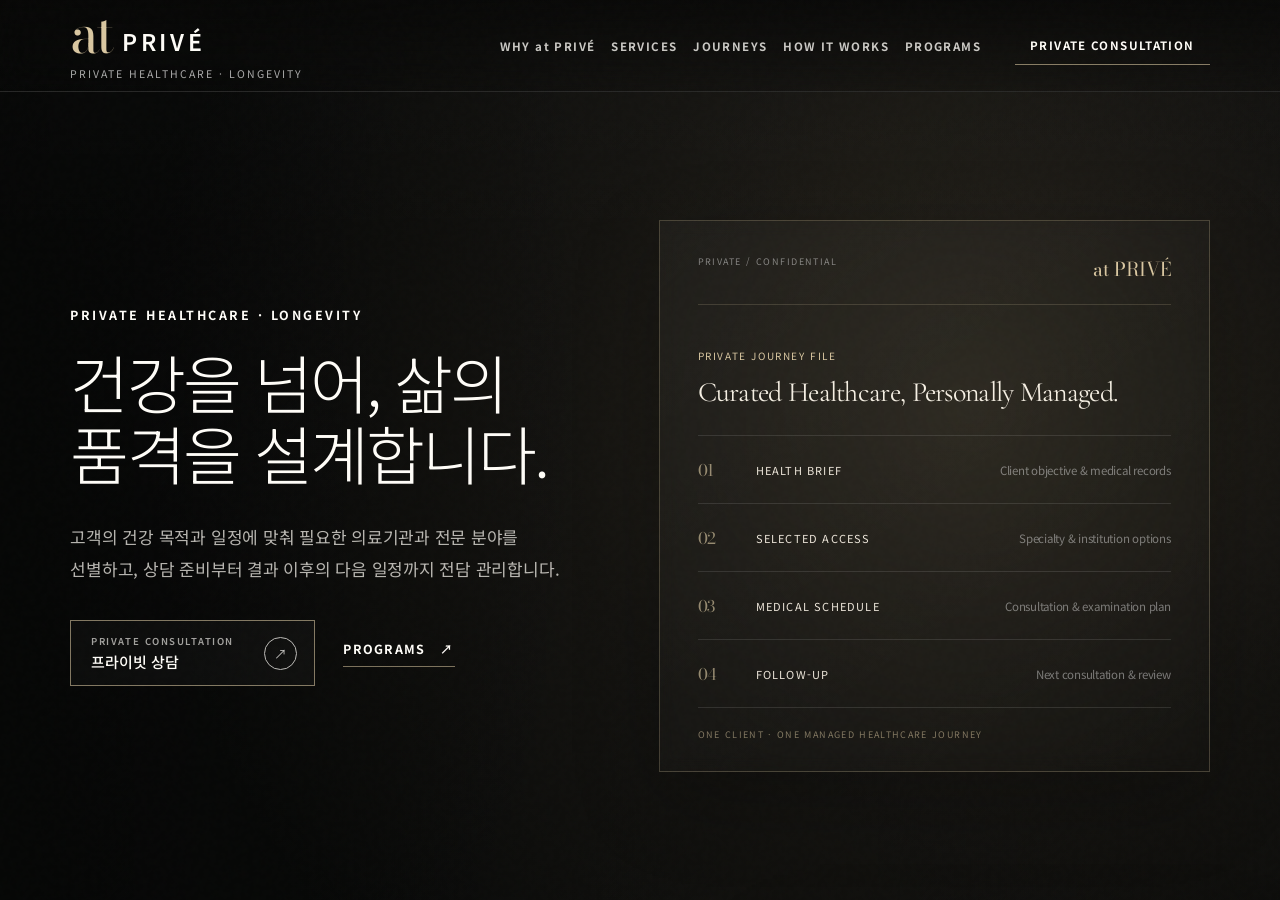
<file: index.html>
<!DOCTYPE html>

<html lang="ko">
<head>
<meta charset="utf-8"/>
<meta content="width=device-width,initial-scale=1,viewport-fit=cover" name="viewport"/>
<meta content="at PRIVÉ는 국내외 VIP 고객을 위한 프라이빗 헬스케어·롱제비티·글로벌 메디컬 컨시어지 브랜드입니다." name="description"/>
<meta content="#11100d" name="theme-color"/>
<title>at PRIVÉ | Private Healthcare &amp; Longevity</title>
<link href="assets/css/styles.css" rel="stylesheet"/>
</head>
<body class="home-page">
<div aria-hidden="true" class="noise"></div>
<header class="site-header" id="siteHeader">
<a aria-label="at PRIVÉ 홈" class="brand" href="#hero">
<span class="brand-wordmark"><span class="brand-at">at</span><span class="brand-prive">PRIVÉ</span></span>
<small>PRIVATE HEALTHCARE · LONGEVITY</small>
</a>
<nav aria-label="주요 메뉴" class="desktop-nav"><a href="#why">WHY at PRIVÉ</a><a href="#services">SERVICES</a><a href="#journeys">JOURNEYS</a><a href="#how">HOW IT WORKS</a><a href="#founder">FOUNDER</a><a href="programs.html">PROGRAMS</a></nav>
<a class="header-cta" href="https://docs.google.com/forms/d/e/1FAIpQLScWj8HadYKhN0u5T3_wSdlQ-C8OEm1KLfwsCdRxDvk8ebdHuA/viewform" rel="noopener noreferrer" target="_blank">PRIVATE CONSULTATION</a>
<button aria-expanded="false" aria-label="메뉴 열기" class="menu-toggle" id="menuToggle"><span></span><span></span><span></span></button>
</header>
<aside aria-hidden="true" class="mobile-menu" id="mobileMenu"><a href="#why">WHY at PRIVÉ</a><a href="#services">THREE PRIVATE SERVICES</a><a href="#journeys">SIGNATURE JOURNEYS</a><a href="#how">HOW IT WORKS</a><a href="#founder">FOUNDER</a><a href="programs.html">PROGRAMS</a><a href="private-services.html">GLOBAL PRIVATE SERVICES</a><a href="https://docs.google.com/forms/d/e/1FAIpQLScWj8HadYKhN0u5T3_wSdlQ-C8OEm1KLfwsCdRxDvk8ebdHuA/viewform" rel="noopener noreferrer" target="_blank">PRIVATE CONSULTATION</a></aside>
<main class="snap-shell editorial-home">
<section class="chapter hero editorial-hero" id="hero">
<div class="hero-inner editorial-hero-inner">
<div class="hero-copy reveal">
<p class="kicker">PRIVATE HEALTHCARE · LONGEVITY</p>
<h1>건강을 넘어, 삶의 품격을 설계합니다.</h1>
<p class="hero-lead">고객의 건강 목적과 일정에 맞춰 필요한 의료기관과 전문 분야를 선별하고, 상담 준비부터 결과 이후의 다음 일정까지 전담 관리합니다.</p>
<div class="hero-actions">
<a class="button luxury-cta light" href="https://docs.google.com/forms/d/e/1FAIpQLScWj8HadYKhN0u5T3_wSdlQ-C8OEm1KLfwsCdRxDvk8ebdHuA/viewform" rel="noopener noreferrer" target="_blank"><span>PRIVATE CONSULTATION</span><b>프라이빗 상담</b></a>
<a class="text-link" href="programs.html">PROGRAMS <span>↗</span></a>
</div>
</div>
<div aria-label="at PRIVÉ Private Journey File" class="hero-dossier reveal">
<div class="dossier-top"><span>PRIVATE / CONFIDENTIAL</span><b>at PRIVÉ</b></div>
<div class="dossier-title"><small>PRIVATE JOURNEY FILE</small><strong>Curated Healthcare, Personally Managed.</strong></div>
<div class="dossier-lines">
<div><span>01</span><p>HEALTH BRIEF</p><i>Client objective &amp; medical records</i></div>
<div><span>02</span><p>SELECTED ACCESS</p><i>Specialty &amp; institution options</i></div>
<div><span>03</span><p>MEDICAL SCHEDULE</p><i>Consultation &amp; examination plan</i></div>
<div><span>04</span><p>FOLLOW-UP</p><i>Next consultation &amp; review</i></div>
</div>
<div class="dossier-foot">ONE CLIENT · ONE MANAGED HEALTHCARE JOURNEY</div>
</div>
</div>
</section>
<section class="chapter why-prive ivory" id="why">
<div class="section-shell why-shell">
<div class="editorial-heading reveal">
<p class="kicker gold">WHY at PRIVÉ</p>
<h2>프리미엄의 기준은 더 많은 선택이 아니라, 더 정확한 관리에 있습니다.</h2>
<p>병원이나 패키지를 먼저 권하지 않습니다. 고객의 상황을 이해하고 필요한 의료 접근을 비교해, 다음 일정까지 실제로 관리하는 것이 at PRIVÉ의 방식입니다.</p>
</div>
<div class="why-grid">
<article class="why-card reveal"><span>01</span><small>UNDERSTAND</small><h3>고객의 상황을 먼저 봅니다.</h3><p>건강 목적, 기존 의료자료, 일정과 개인적인 요청사항을 정리해 무엇을 확인해야 하는지부터 분명하게 만듭니다.</p></article>
<article class="why-card reveal"><span>02</span><small>CURATE</small><h3>비교 가능한 선택지를 만듭니다.</h3><p>관련 전문 분야와 의료기관의 상담 범위를 검토해 고객이 판단할 수 있는 선택지와 차이를 정리합니다.</p></article>
<article class="why-card reveal"><span>03</span><small>MANAGE</small><h3>결과 이후의 다음 일정까지 이어갑니다.</h3><p>상담과 검사에서 끝내지 않고 결과상담, 재검, 전문의 진료와 필요한 후속 계획이 누락되지 않도록 관리합니다.</p></article>
</div>
<div class="client-output reveal">
<span>WHAT THE CLIENT RECEIVES</span>
<div><strong>Medical Brief</strong><strong>Selected Options</strong><strong>Integrated Schedule</strong><strong>Follow-up Plan</strong></div>
</div>
</div>
</section>
<section class="chapter private-services-overview ivory" id="services">
<div class="section-shell private-services-shell">
<div class="editorial-heading reveal">
<p class="kicker gold">THREE PRIVATE SERVICES</p>
<h2>필요한 서비스는 고객의 목적에 따라 달라집니다.</h2>
<p>장기적인 건강관리, 특정 의료 목적의 전문 접근, 해외에서 한국 의료를 이용하는 여정을 서로 다른 서비스로 구분합니다.</p>
</div>
<div class="private-service-grid">
<article class="private-service-card reveal">
<span>01</span><small>PRIVATE HEALTH OFFICE</small>
<h3>지속적으로 건강을 관리받고 싶다면.</h3>
<p>검진, 재검, 전문의 상담과 가족의 의료 일정을 연간 건강관리 캘린더와 기록으로 이어갑니다.</p>
<em>Executive 365 · Family Office Health</em>
<a href="program.html?id=executive-365">자세히 보기 ↗</a>
</article>
<article class="private-service-card reveal">
<span>02</span><small>MEDICAL ACCESS</small>
<h3>특정 검진이나 전문 진료가 필요하다면.</h3>
<p>고객의 목적과 기존 자료를 기준으로 필요한 전문 분야와 의료기관의 상담 접근을 선별합니다.</p>
<em>Checkup · Cancer · Regenerative · Fertility · Brain · Vision</em>
<a href="programs.html">전문 의료 접근 보기 ↗</a>
</article>
<article class="private-service-card reveal">
<span>03</span><small>GLOBAL MEDICAL JOURNEY</small>
<h3>해외에서 한국 의료를 이용한다면.</h3>
<p>입국 전 의료자료 준비부터 한국 체류 중 진료 일정, 필요한 국제 지원과 귀국 후 후속상담까지 연결합니다.</p>
<em>Before Korea · In Korea · After Korea</em>
<a href="program.html?id=global-medical-journey">글로벌 여정 보기 ↗</a>
</article>
</div>
</div>
</section>
<section class="chapter journeys dark editorial-journeys" id="journeys">
<div class="section-shell">
<div class="chapter-heading reveal">
<div><p class="kicker">SIGNATURE JOURNEYS</p><h2>at PRIVÉ를 대표하는 네 가지 프라이빗 프로그램.</h2></div>
<p>홈페이지에서는 핵심 프로그램만 보여드립니다. 재생의학, 암 세컨드 오피니언, 여성·난임, 뇌·인지 등 전문 분야는 Medical Access에서 개별적으로 확인할 수 있습니다.</p>
</div>
<div class="journey-grid editorial-signature-grid">
<a class="journey-card reveal" href="program.html?id=private-checkup"><b>01</b><small>PRIVATE CHECKUP</small><h3>프라이빗 정밀검진</h3><p>가장 비싼 검진이 아니라, 고객에게 맞는 검진.</p><span>자세히 보기 ↗</span></a>
<a class="journey-card reveal" href="program.html?id=longevity-90"><b>02</b><small>LONGEVITY 90</small><h3>90일 롱제비티</h3><p>정밀평가 결과를 90일의 실제 건강관리 일정으로 전환합니다.</p><span>자세히 보기 ↗</span></a>
<a class="journey-card reveal" href="program.html?id=executive-365"><b>03</b><small>EXECUTIVE 365</small><h3>프라이빗 헬스 오피스</h3><p>한 해의 건강을, 하나의 전담 기준으로 관리합니다.</p><span>자세히 보기 ↗</span></a>
<a class="journey-card reveal" href="program.html?id=global-medical-journey"><b>04</b><small>GLOBAL MEDICAL JOURNEY</small><h3>글로벌 메디컬 저니</h3><p>한국 의료를 이용하는 해외 고객의 전후 과정을 정교하게 조율합니다.</p><span>자세히 보기 ↗</span></a>
</div>
<div class="signature-actions reveal"><a href="programs.html">SPECIALIST MEDICAL ACCESS 보기 ↗</a></div>
</div>
</section>
<section class="chapter how-journey ivory" id="how">
<div class="section-shell how-shell">
<div class="editorial-heading reveal">
<p class="kicker gold">HOW THE JOURNEY WORKS</p>
<h2>필요한 의료를 찾는 일부터, 다음 계획을 이어가는 일까지.</h2>
<p>복잡한 의료 이용을 네 단계로 단순화합니다. 각 단계에서 고객이 직접 반복해야 하는 준비와 커뮤니케이션을 줄이는 것이 목적입니다.</p>
</div>
<div class="journey-process">
<article class="reveal"><span>01</span><small>DISCOVER</small><h3>목적과 의료자료를 정리합니다.</h3><p>현재 고민, 기존 검사·진료자료, 원하는 일정과 우선순위를 확인합니다.</p></article>
<article class="reveal"><span>02</span><small>CURATE</small><h3>전문 분야와 의료기관을 검토합니다.</h3><p>필요한 진료 분야와 상담 가능한 의료기관을 비교해 선택 기준을 만듭니다.</p></article>
<article class="reveal"><span>03</span><small>COORDINATE</small><h3>상담과 검사 일정을 구성합니다.</h3><p>의료기관 커뮤니케이션과 예약, 여러 일정의 순서를 고객의 시간에 맞춰 정리합니다.</p></article>
<article class="reveal"><span>04</span><small>CONTINUE</small><h3>결과 이후의 다음 단계를 관리합니다.</h3><p>결과상담, 추가검사, 재진과 재평가 등 이어져야 할 계획을 놓치지 않도록 정리합니다.</p></article>
</div>
<div class="journey-result reveal"><small>PRIVATE JOURNEY FILE</small><p>상담 목적 · 의료자료 요약 · 선택된 접근 · 전체 일정 · 후속관리 계획</p></div>
</div>
</section>
<section class="chapter founder ivory editorial-founder" id="founder">
<div class="section-shell founder-r5-shell">
<div class="founder-r5-stage reveal">
<div class="founder-r5-portrait">
<div class="founder-r5-photo">
<span>FOUNDER &amp; CEO</span>
<div class="founder-r5-monogram">H</div>
<p>FOUNDER PORTRAIT</p>
</div><div class="founder-r5-nameplate">
<div>
<strong>한수연</strong>
<span>주식회사 애트 대표이사 · at PRIVÉ Founder</span>
</div>
<small>PRIVATE HEALTHCARE · LONGEVITY</small>
</div>
</div>
<div class="founder-r5-main">
<div class="founder-r5-intro">
<p class="kicker gold">FOUNDER EXPERIENCE</p>
<h2>의료서비스 현장 경험을 바탕으로, VIP 고객과 헬스케어 비즈니스의 접점을 설계합니다.</h2>
<p>2003년부터 병원 코디네이션, 홍보·마케팅, CS와 VIP 고객 접점에서 경험을 쌓아왔으며 병원·바이오 헬스케어, 글로벌 비즈니스와 전략적 파트너십으로 영역을 확장해 왔습니다.</p>
</div>
<div class="founder-r5-core">
<div class="founder-r5-heading">
<span>CORE COMPETENCIES</span>
<b>핵심 역량</b>
</div>
<div class="founder-r5-core-list">
<article><em>01</em><strong>Global Premium Healthcare &amp; Longevity Platform</strong></article>
<article><em>02</em><strong>VIP Client Relationship Management</strong></article>
<article><em>03</em><strong>Hospital &amp; Bio Healthcare Marketing</strong></article>
<article><em>04</em><strong>Global Business Development</strong></article>
<article><em>05</em><strong>Medical Concierge Service</strong></article>
<article><em>06</em><strong>Strategic Partnership Development</strong></article>
</div>
</div>
</div>
</div>
<div class="founder-r5-folio reveal">
<section class="founder-r5-folio-card business">
<div class="founder-r5-folio-head">
<span>BUSINESS AREAS</span>
<b>Business Areas</b>
</div>
<ul>
<li>프리미엄 헬스케어 및 롱제비티 플랫폼 운영</li>
<li>병원 및 바이오 헬스케어 기업 연계</li>
<li>VIP 고객 맞춤형 Medical Concierge Service</li>
<li>Hospital &amp; Bio Healthcare Marketing</li>
<li>Global Business Development</li>
</ul>
</section>
<section class="founder-r5-folio-card education">
<div class="founder-r5-folio-head">
<span>EDUCATION</span>
<b>Education</b>
</div>
<ul>
<li>한양대학교 공공정책대학원 법무학과(기업법무전공) 석사 졸업</li>
<li>경희대학교 교육대학원 예술문화진로교육전공 교육사 졸업</li>
</ul>
</section>
<section class="founder-r5-folio-card credentials">
<div class="founder-r5-folio-head">
<span>SELECTED CERTIFICATIONS</span>
<b>Selected Certifications</b>
</div>
<div class="founder-r5-cert-cols">
<ul>
<li>병원 코디네이터 교육 강사</li>
<li>병원 홍보마케팅 교육 수료</li>
<li>CS강사 자격증</li>
<li>CS강사지도사 자격증</li>
<li>심리상담사 1급</li>
</ul>
<ul>
<li>미술심리상담사 1급</li>
<li>독서지도사 1급</li>
<li>협상전문가 1급</li>
<li>갈등관리상담사 1급</li>
</ul>
</div>
</section>
</div>
</div>
</section>
<section class="chapter contact ivory" id="contact">
<div class="section-shell contact-layout">
<div class="contact-copy reveal">
<p class="kicker gold">PRIVATE CONSULTATION</p>
<h2>프리미엄 케어는, 고객을 이해하는 상담에서 시작합니다.</h2>
<p>건강 목적과 필요한 의료 접근을 남겨주시면 내용을 확인한 후 전담 담당자가 개별적으로 연락드립니다. 필요한 의료자료는 상담 접수 후 별도로 안내합니다.</p>
<div class="contact-meta"><div><span>EMAIL</span><a href="mailto:atinc@atinc.co.kr">atinc@atinc.co.kr</a></div><div><span>VIP CONTACT</span><a href="tel:+821058570129">010-5857-0129</a></div></div>
</div>
<div aria-label="프라이빗 상담 신청" class="consultation-card reveal">
<div class="consultation-card-top">
<div><span>PRIVATE CONSULTATION</span><strong>Private Consultation Request</strong></div>
<small>CONFIDENTIAL</small>
</div>
<p class="consultation-card-lead">건강 목적과 필요한 의료 지원을 자유롭게 남겨주세요. 내용을 확인한 후 at PRIVÉ 전담 담당자가 개별적으로 연락드립니다.</p>
<div class="consultation-card-points">
<div><span>01</span><p>성함과 문의 내용을 중심으로 간단하게 접수합니다.</p></div>
<div><span>02</span><p>초기 접수 단계에서는 진단서·검사결과 등 민감한 의료정보를 받지 않습니다.</p></div>
<div><span>03</span><p>필요한 의료자료와 다음 상담 절차는 접수 후 개별 안내합니다.</p></div>
</div>
<a class="button form-button luxury-cta ink consultation-external" href="https://docs.google.com/forms/d/e/1FAIpQLScWj8HadYKhN0u5T3_wSdlQ-C8OEm1KLfwsCdRxDvk8ebdHuA/viewform" rel="noopener noreferrer" target="_blank"><span>OPEN PRIVATE CONSULTATION</span><b>프라이빗 상담 시작하기</b><i>↗</i></a>
<p class="consultation-card-note">Google Forms 상담 접수 페이지가 새 창에서 열립니다.</p>
</div>
</div>
<footer class="footer"><div><strong>at PRIVÉ</strong><small>Private Healthcare &amp; Longevity</small></div><p>주식회사 애트 · Brand: at PRIVÉ<small><span>사업자등록번호 369-87-03095</span> · <span>외국인환자 유치업 등록번호 제 A-2026-08-01-07161 호</span></small></p><nav><a href="private-services.html">GLOBAL PRIVATE SERVICES</a><a href="partners.html">FOR PARTNERS</a><a href="privacy.html">PRIVACY</a><a href="medical-notice.html">MEDICAL NOTICE</a></nav></footer>
</section>
</main>
<button aria-label="Private Concierge 열기" class="concierge-fab" id="conciergeFab"><span class="fab-monogram">at</span><strong class="fab-label">PRIVATE CONCIERGE</strong><i></i></button>
<aside aria-hidden="true" class="concierge-panel" id="conciergePanel"><button aria-label="닫기" class="panel-close" id="panelClose">×</button><p class="kicker gold">PRIVATE CONCIERGE</p><h3>프라이빗 상담이 필요하신가요?</h3><p>고객의 건강 목적과 일정에 맞춰 필요한 의료 접근과 컨시어지 범위를 정교하게 안내해드립니다.</p><a class="button dark-button" href="https://docs.google.com/forms/d/e/1FAIpQLScWj8HadYKhN0u5T3_wSdlQ-C8OEm1KLfwsCdRxDvk8ebdHuA/viewform" rel="noopener noreferrer" target="_blank"><span>PRIVATE CONSULTATION</span><b>프라이빗 상담</b></a></aside>
<script src="assets/js/main.js"></script>
</body>
</html>
</file>
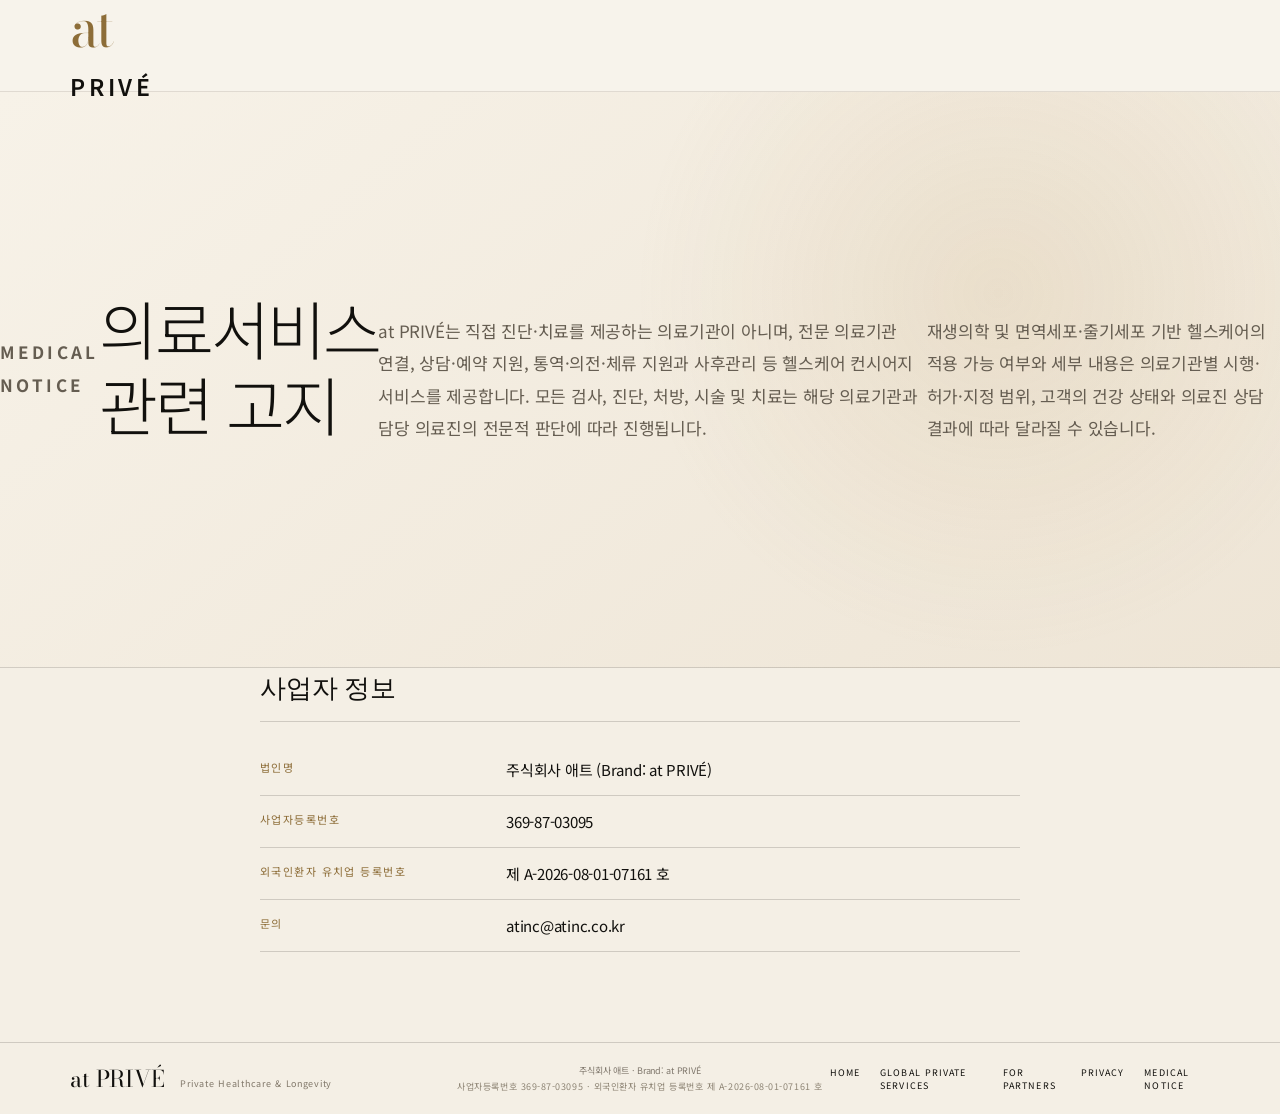
<file: medical-notice.html>
<!doctype html><html lang="ko"><head><meta charset="utf-8"><meta name="viewport" content="width=device-width,initial-scale=1"><title>Medical Notice | at PRIVÉ</title><link rel="stylesheet" href="assets/css/styles.css"><link rel="stylesheet" href="assets/css/programs.css"></head><body class="program-detail-page"><header class="sub-header"><a class="brand dark-brand" href="index.html"><span class="brand-at">at</span><span class="brand-prive">PRIVÉ</span></a></header><main><section class="program-hero"><p class="kicker gold">MEDICAL NOTICE</p><h1 style="font-size:64px">의료서비스 관련 고지</h1><p>at PRIVÉ는 직접 진단·치료를 제공하는 의료기관이 아니며, 전문 의료기관 연결, 상담·예약 지원, 통역·의전·체류 지원과 사후관리 등 헬스케어 컨시어지 서비스를 제공합니다. 모든 검사, 진단, 처방, 시술 및 치료는 해당 의료기관과 담당 의료진의 전문적 판단에 따라 진행됩니다.</p><p>재생의학 및 면역세포·줄기세포 기반 헬스케어의 적용 가능 여부와 세부 내용은 의료기관별 시행·허가·지정 범위, 고객의 건강 상태와 의료진 상담 결과에 따라 달라질 수 있습니다.</p></section><section class="legal-info"><h2>사업자 정보</h2><dl><div><dt>법인명</dt><dd>주식회사 애트 (Brand: at PRIVÉ)</dd></div><div><dt>사업자등록번호</dt><dd>369-87-03095</dd></div><div><dt>외국인환자 유치업 등록번호</dt><dd>제 A-2026-08-01-07161 호</dd></div><div><dt>문의</dt><dd><a href="mailto:atinc@atinc.co.kr">atinc@atinc.co.kr</a></dd></div></dl></section></main><footer class="footer page-footer"><div><strong>at PRIVÉ</strong><small>Private Healthcare &amp; Longevity</small></div><p>주식회사 애트 · Brand: at PRIVÉ<small><span>사업자등록번호 369-87-03095</span> · <span>외국인환자 유치업 등록번호 제 A-2026-08-01-07161 호</span></small></p><nav><a href="index.html">HOME</a><a href="private-services.html">GLOBAL PRIVATE SERVICES</a><a href="partners.html">FOR PARTNERS</a><a href="privacy.html">PRIVACY</a><a href="medical-notice.html">MEDICAL NOTICE</a></nav></footer></body></html>
</file>
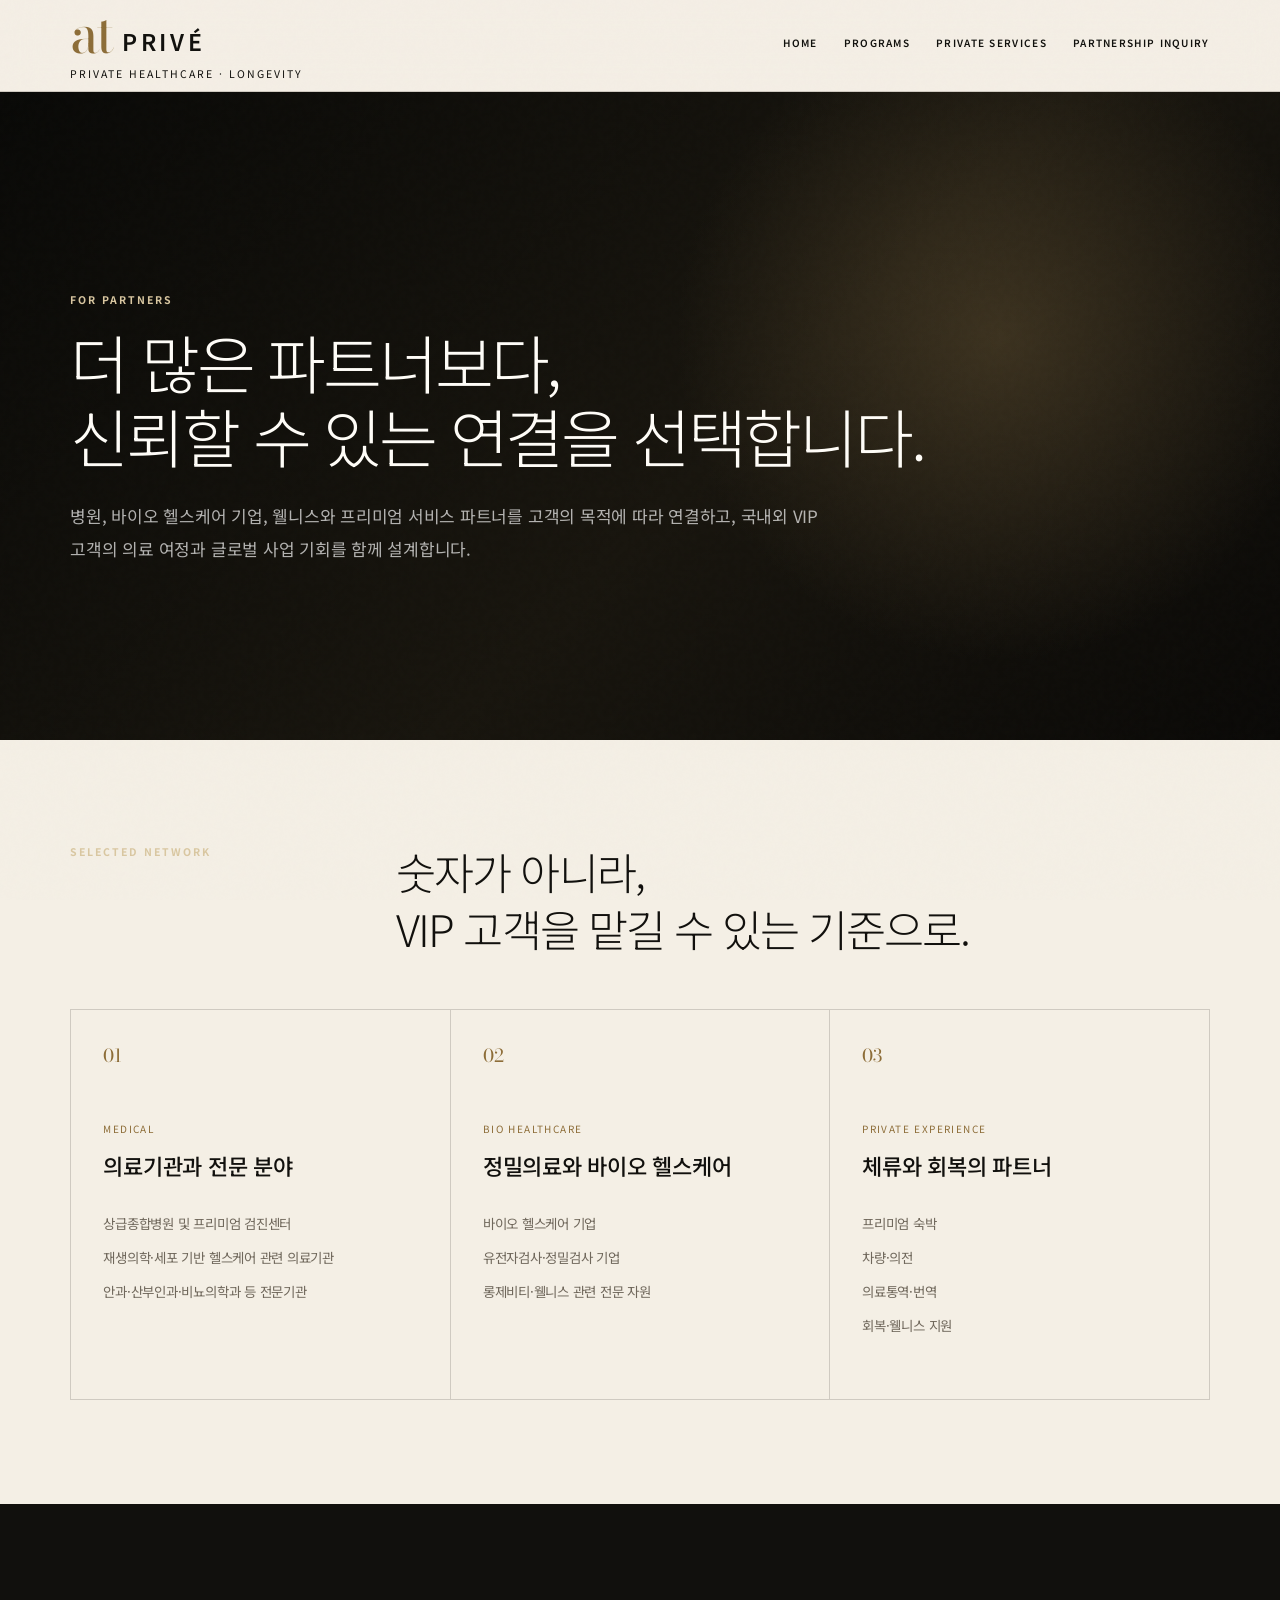
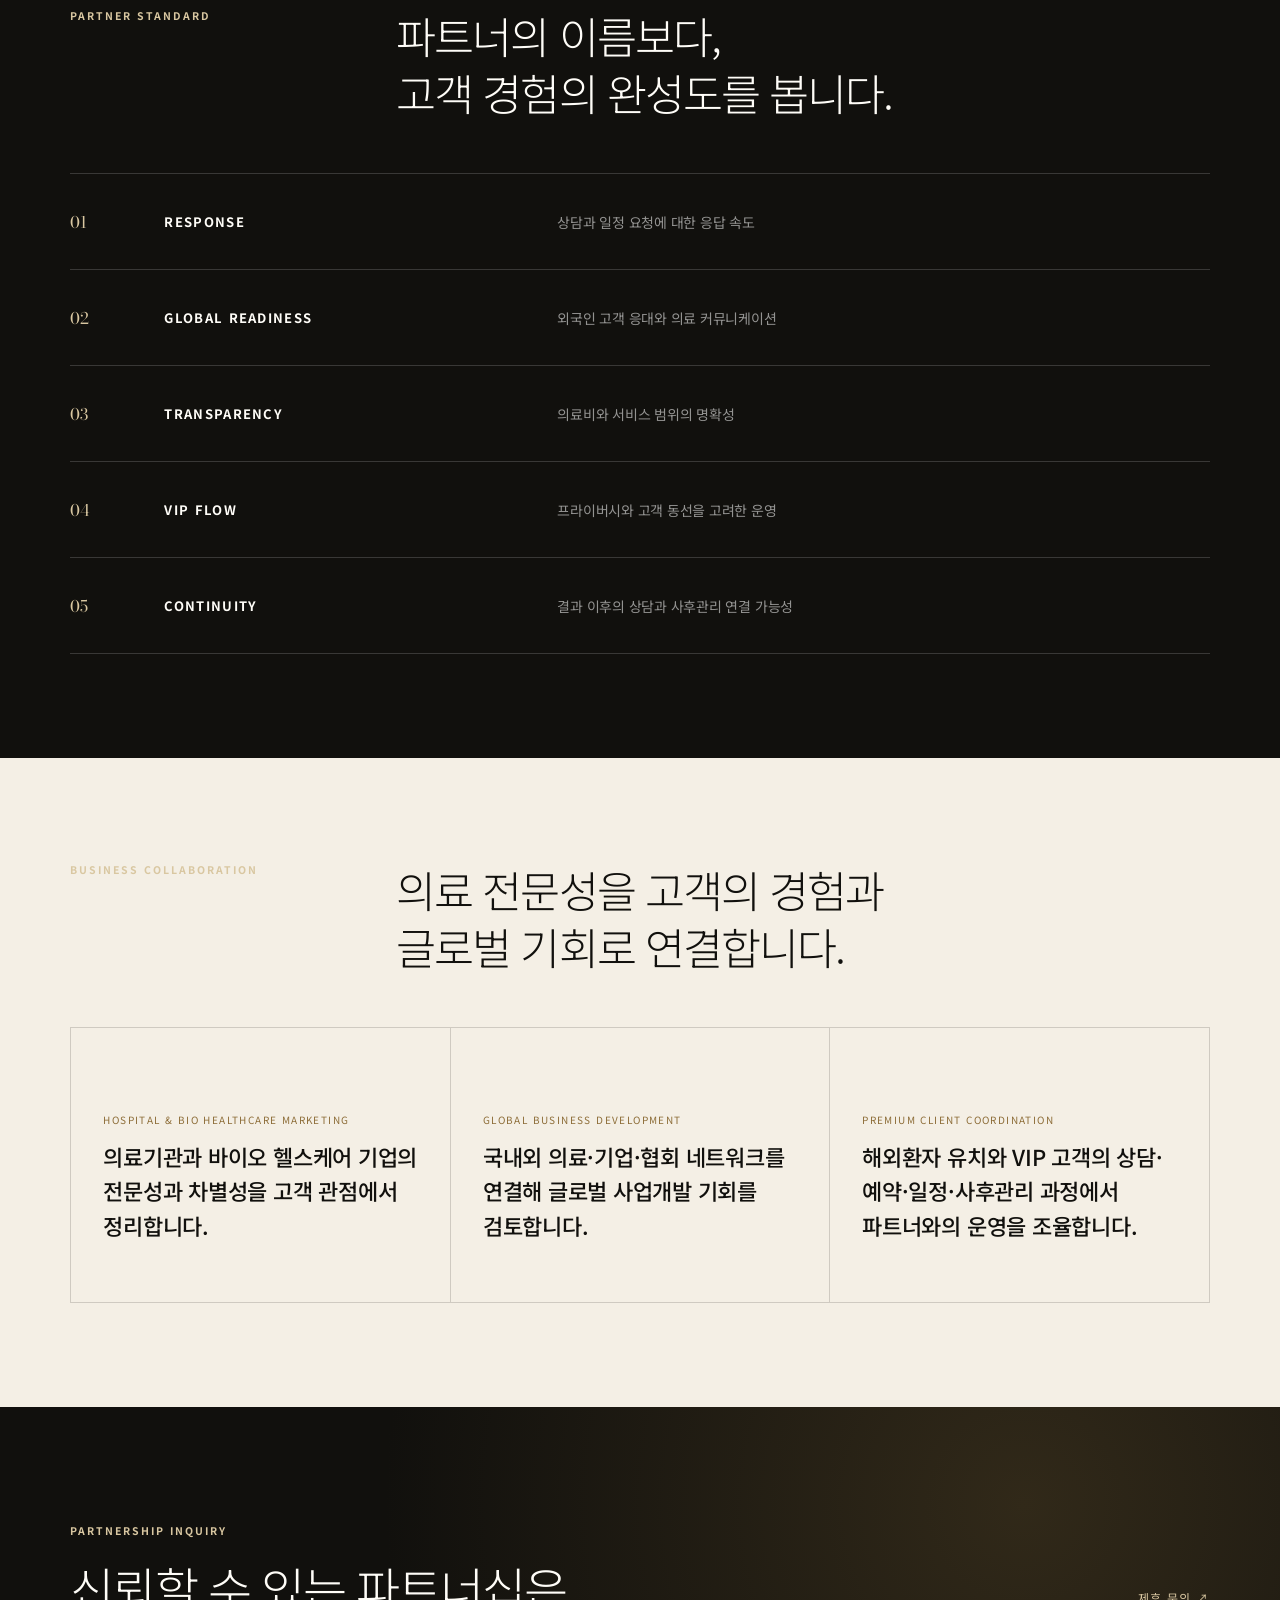
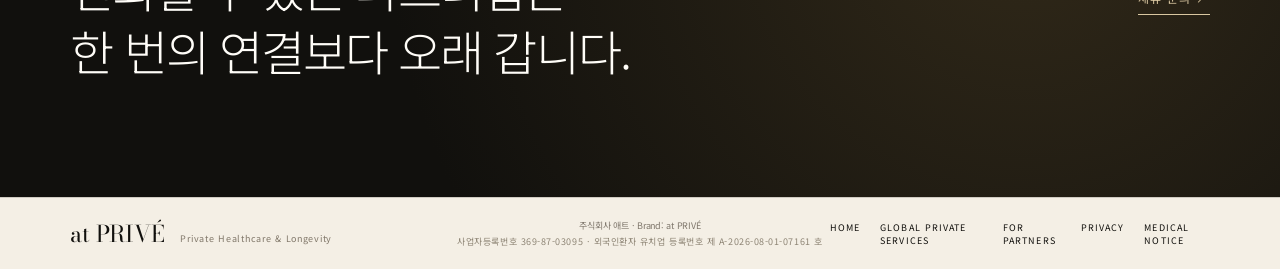
<file: partners.html>
<!doctype html><html lang="ko"><head><meta charset="utf-8"><meta name="viewport" content="width=device-width,initial-scale=1"><meta name="theme-color" content="#11100d"><title>For Partners | at PRIVÉ</title><link rel="stylesheet" href="assets/css/styles.css"><link rel="stylesheet" href="assets/css/private-services.css"></head><body class="partners-page"><div class="noise"></div>
<header class="sub-header service-sub"><a class="brand" href="index.html"><span class="brand-wordmark"><span class="brand-at">at</span><span class="brand-prive">PRIVÉ</span></span><small>PRIVATE HEALTHCARE · LONGEVITY</small></a><nav><a href="index.html">HOME</a><a href="programs.html">PROGRAMS</a><a href="private-services.html">PRIVATE SERVICES</a><a href="index.html#contact">PARTNERSHIP INQUIRY</a></nav></header>
<main><section class="service-hero dark-page"><div><p class="page-kicker">FOR PARTNERS</p><h1>더 많은 파트너보다,<br>신뢰할 수 있는 연결을 선택합니다.</h1><p>병원, 바이오 헬스케어 기업, 웰니스와 프리미엄 서비스 파트너를 고객의 목적에 따라 연결하고, 국내외 VIP 고객의 의료 여정과 글로벌 사업 기회를 함께 설계합니다.</p></div></section>
<section class="editorial-page"><div class="page-title"><p>SELECTED NETWORK</p><h2>숫자가 아니라,<br>VIP 고객을 맡길 수 있는 기준으로.</h2></div><div class="three-editorial"><article><span>01</span><small>MEDICAL</small><h3>의료기관과 전문 분야</h3><ul><li>상급종합병원 및 프리미엄 검진센터</li><li>재생의학·세포 기반 헬스케어 관련 의료기관</li><li>안과·산부인과·비뇨의학과 등 전문기관</li></ul></article><article><span>02</span><small>BIO HEALTHCARE</small><h3>정밀의료와 바이오 헬스케어</h3><ul><li>바이오 헬스케어 기업</li><li>유전자검사·정밀검사 기업</li><li>롱제비티·웰니스 관련 전문 자원</li></ul></article><article><span>03</span><small>PRIVATE EXPERIENCE</small><h3>체류와 회복의 파트너</h3><ul><li>프리미엄 숙박</li><li>차량·의전</li><li>의료통역·번역</li><li>회복·웰니스 지원</li></ul></article></div></section>
<section class="editorial-dark"><div class="page-title"><p>PARTNER STANDARD</p><h2>파트너의 이름보다,<br>고객 경험의 완성도를 봅니다.</h2></div><div class="principle-lines"><div><span>01</span><strong>RESPONSE</strong><p>상담과 일정 요청에 대한 응답 속도</p></div><div><span>02</span><strong>GLOBAL READINESS</strong><p>외국인 고객 응대와 의료 커뮤니케이션</p></div><div><span>03</span><strong>TRANSPARENCY</strong><p>의료비와 서비스 범위의 명확성</p></div><div><span>04</span><strong>VIP FLOW</strong><p>프라이버시와 고객 동선을 고려한 운영</p></div><div><span>05</span><strong>CONTINUITY</strong><p>결과 이후의 상담과 사후관리 연결 가능성</p></div></div></section>
<section class="editorial-page"><div class="page-title"><p>BUSINESS COLLABORATION</p><h2>의료 전문성을 고객의 경험과<br>글로벌 기회로 연결합니다.</h2></div><div class="three-editorial compact"><article><small>HOSPITAL &amp; BIO HEALTHCARE MARKETING</small><h3>의료기관과 바이오 헬스케어 기업의 전문성과 차별성을 고객 관점에서 정리합니다.</h3></article><article><small>GLOBAL BUSINESS DEVELOPMENT</small><h3>국내외 의료·기업·협회 네트워크를 연결해 글로벌 사업개발 기회를 검토합니다.</h3></article><article><small>PREMIUM CLIENT COORDINATION</small><h3>해외환자 유치와 VIP 고객의 상담·예약·일정·사후관리 과정에서 파트너와의 운영을 조율합니다.</h3></article></div></section>
<section class="services-cta"><div><p>PARTNERSHIP INQUIRY</p><h2>신뢰할 수 있는 파트너십은<br>한 번의 연결보다 오래 갑니다.</h2></div><a href="index.html#contact">제휴 문의 ↗</a></section></main><footer class="footer page-footer"><div><strong>at PRIVÉ</strong><small>Private Healthcare &amp; Longevity</small></div><p>주식회사 애트 · Brand: at PRIVÉ<small><span>사업자등록번호 369-87-03095</span> · <span>외국인환자 유치업 등록번호 제 A-2026-08-01-07161 호</span></small></p><nav><a href="index.html">HOME</a><a href="private-services.html">GLOBAL PRIVATE SERVICES</a><a href="partners.html">FOR PARTNERS</a><a href="privacy.html">PRIVACY</a><a href="medical-notice.html">MEDICAL NOTICE</a></nav></footer></body></html>
</file>
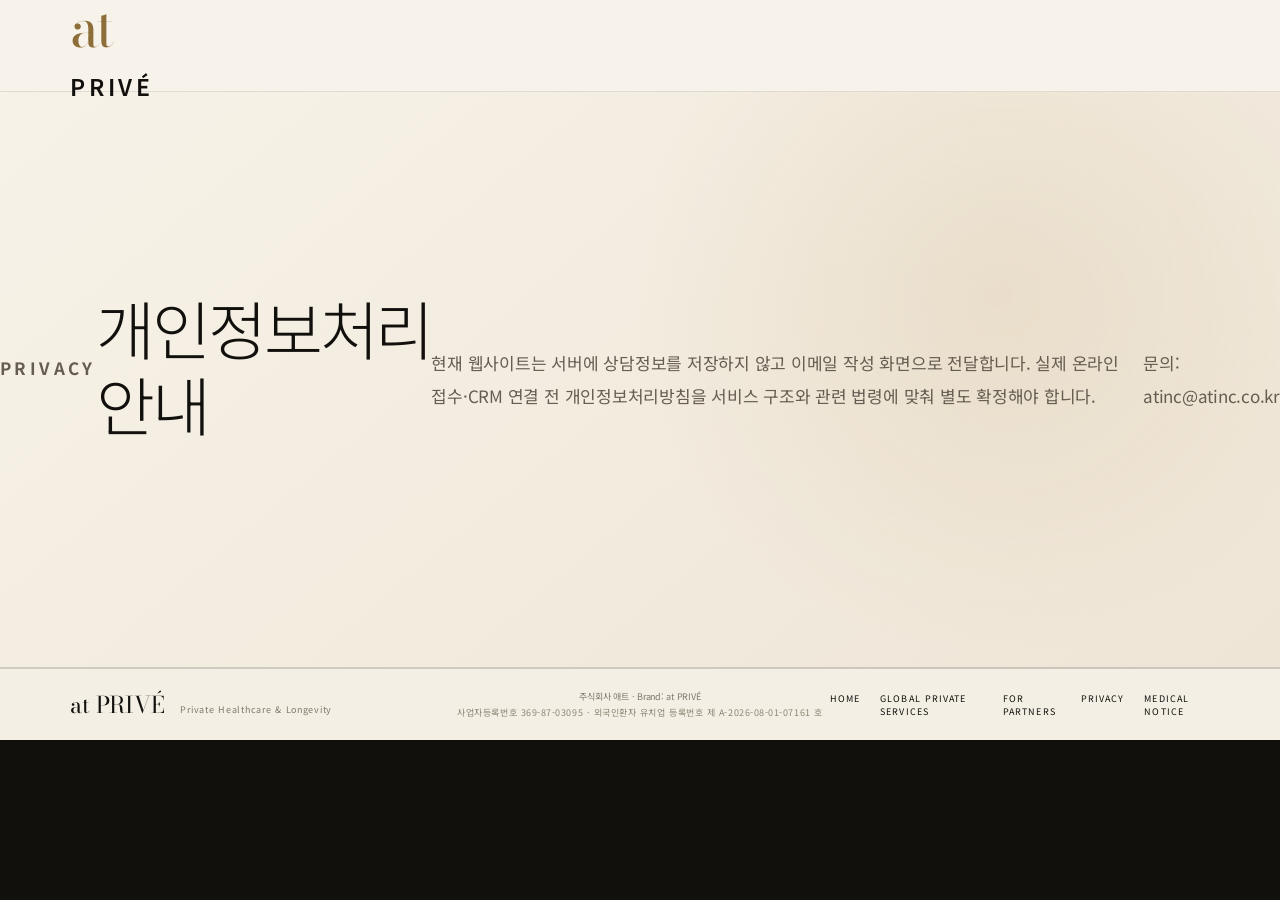
<file: privacy.html>
<!doctype html><html lang="ko"><head><meta charset="utf-8"><meta name="viewport" content="width=device-width,initial-scale=1"><title>Privacy | at PRIVÉ</title><link rel="stylesheet" href="assets/css/styles.css"><link rel="stylesheet" href="assets/css/programs.css"></head><body class="program-detail-page"><header class="sub-header"><a class="brand dark-brand" href="index.html"><span class="brand-at">at</span><span class="brand-prive">PRIVÉ</span></a></header><main><section class="program-hero"><p class="kicker gold">PRIVACY</p><h1 style="font-size:64px">개인정보처리 안내</h1><p>현재 웹사이트는 서버에 상담정보를 저장하지 않고 이메일 작성 화면으로 전달합니다. 실제 온라인 접수·CRM 연결 전 개인정보처리방침을 서비스 구조와 관련 법령에 맞춰 별도 확정해야 합니다.</p><p>문의: atinc@atinc.co.kr</p></section></main><footer class="footer page-footer"><div><strong>at PRIVÉ</strong><small>Private Healthcare &amp; Longevity</small></div><p>주식회사 애트 · Brand: at PRIVÉ<small><span>사업자등록번호 369-87-03095</span> · <span>외국인환자 유치업 등록번호 제 A-2026-08-01-07161 호</span></small></p><nav><a href="index.html">HOME</a><a href="private-services.html">GLOBAL PRIVATE SERVICES</a><a href="partners.html">FOR PARTNERS</a><a href="privacy.html">PRIVACY</a><a href="medical-notice.html">MEDICAL NOTICE</a></nav></footer></body></html>
</file>
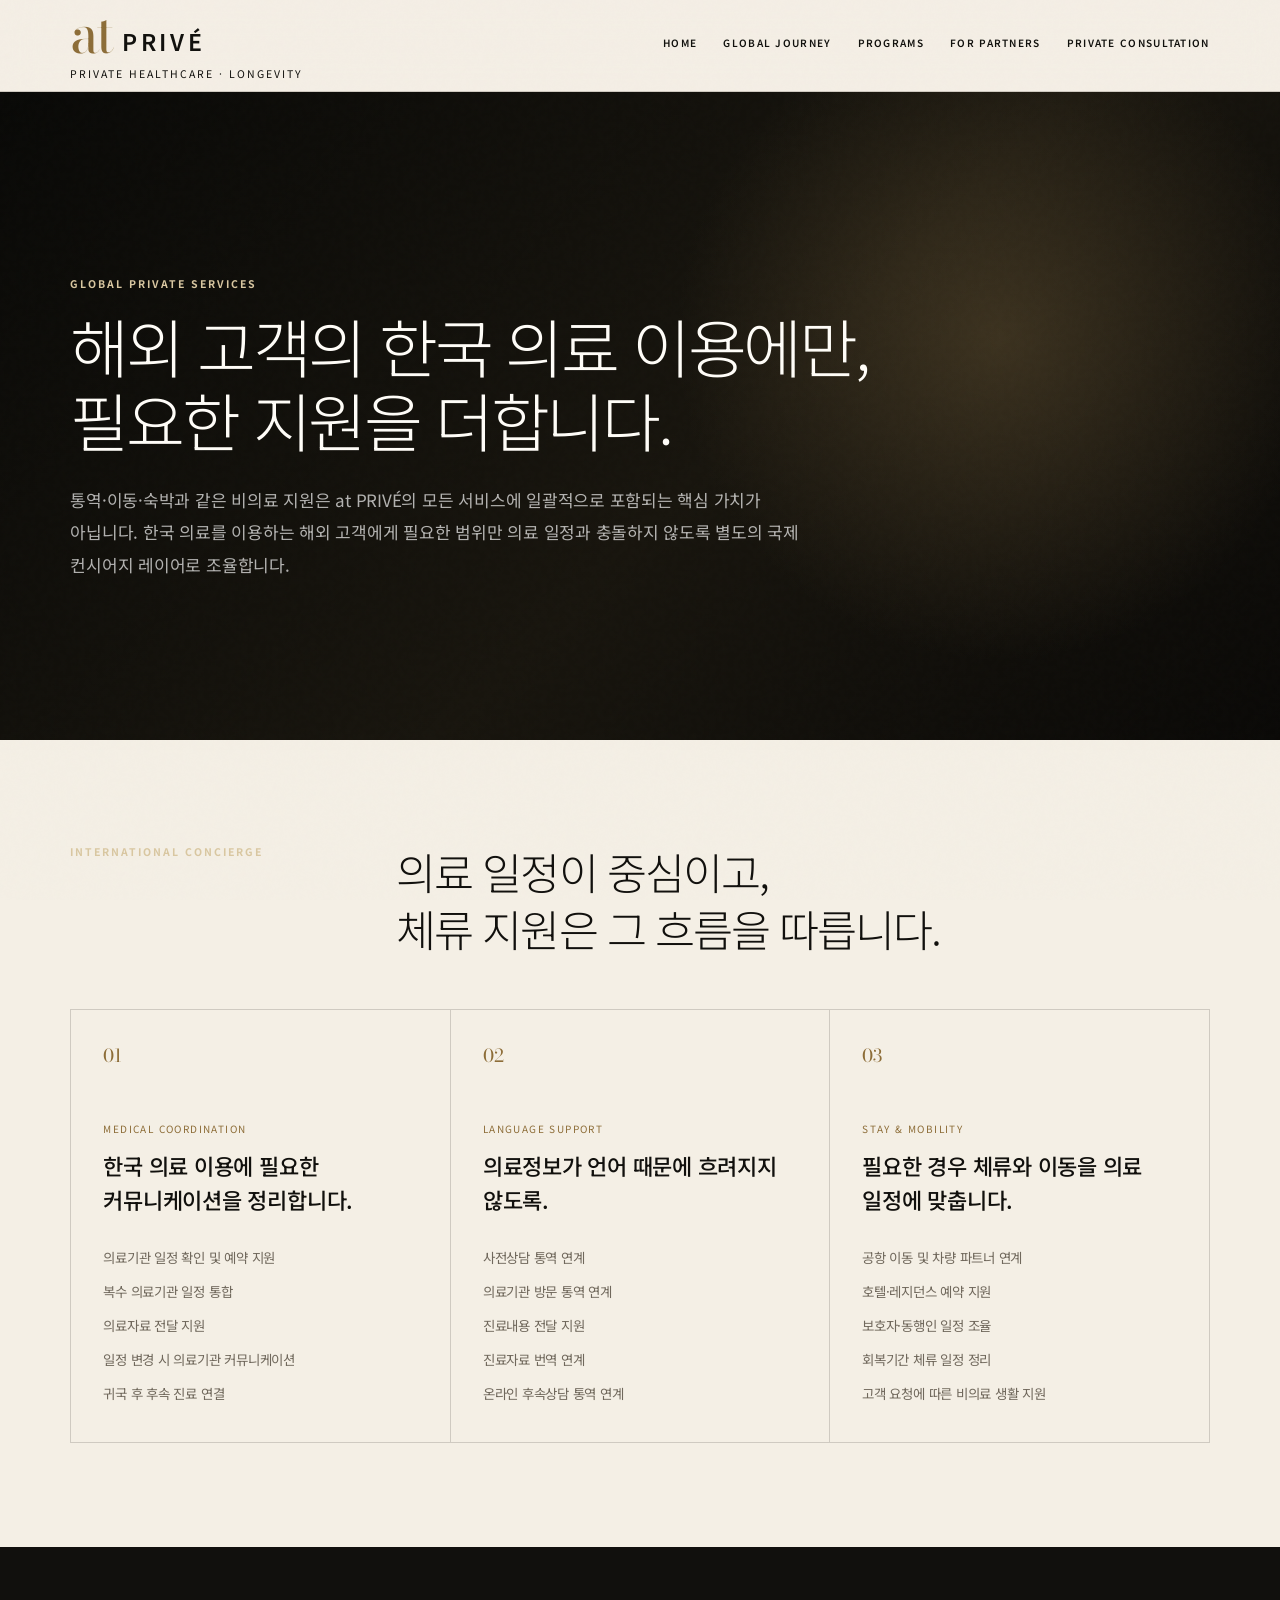
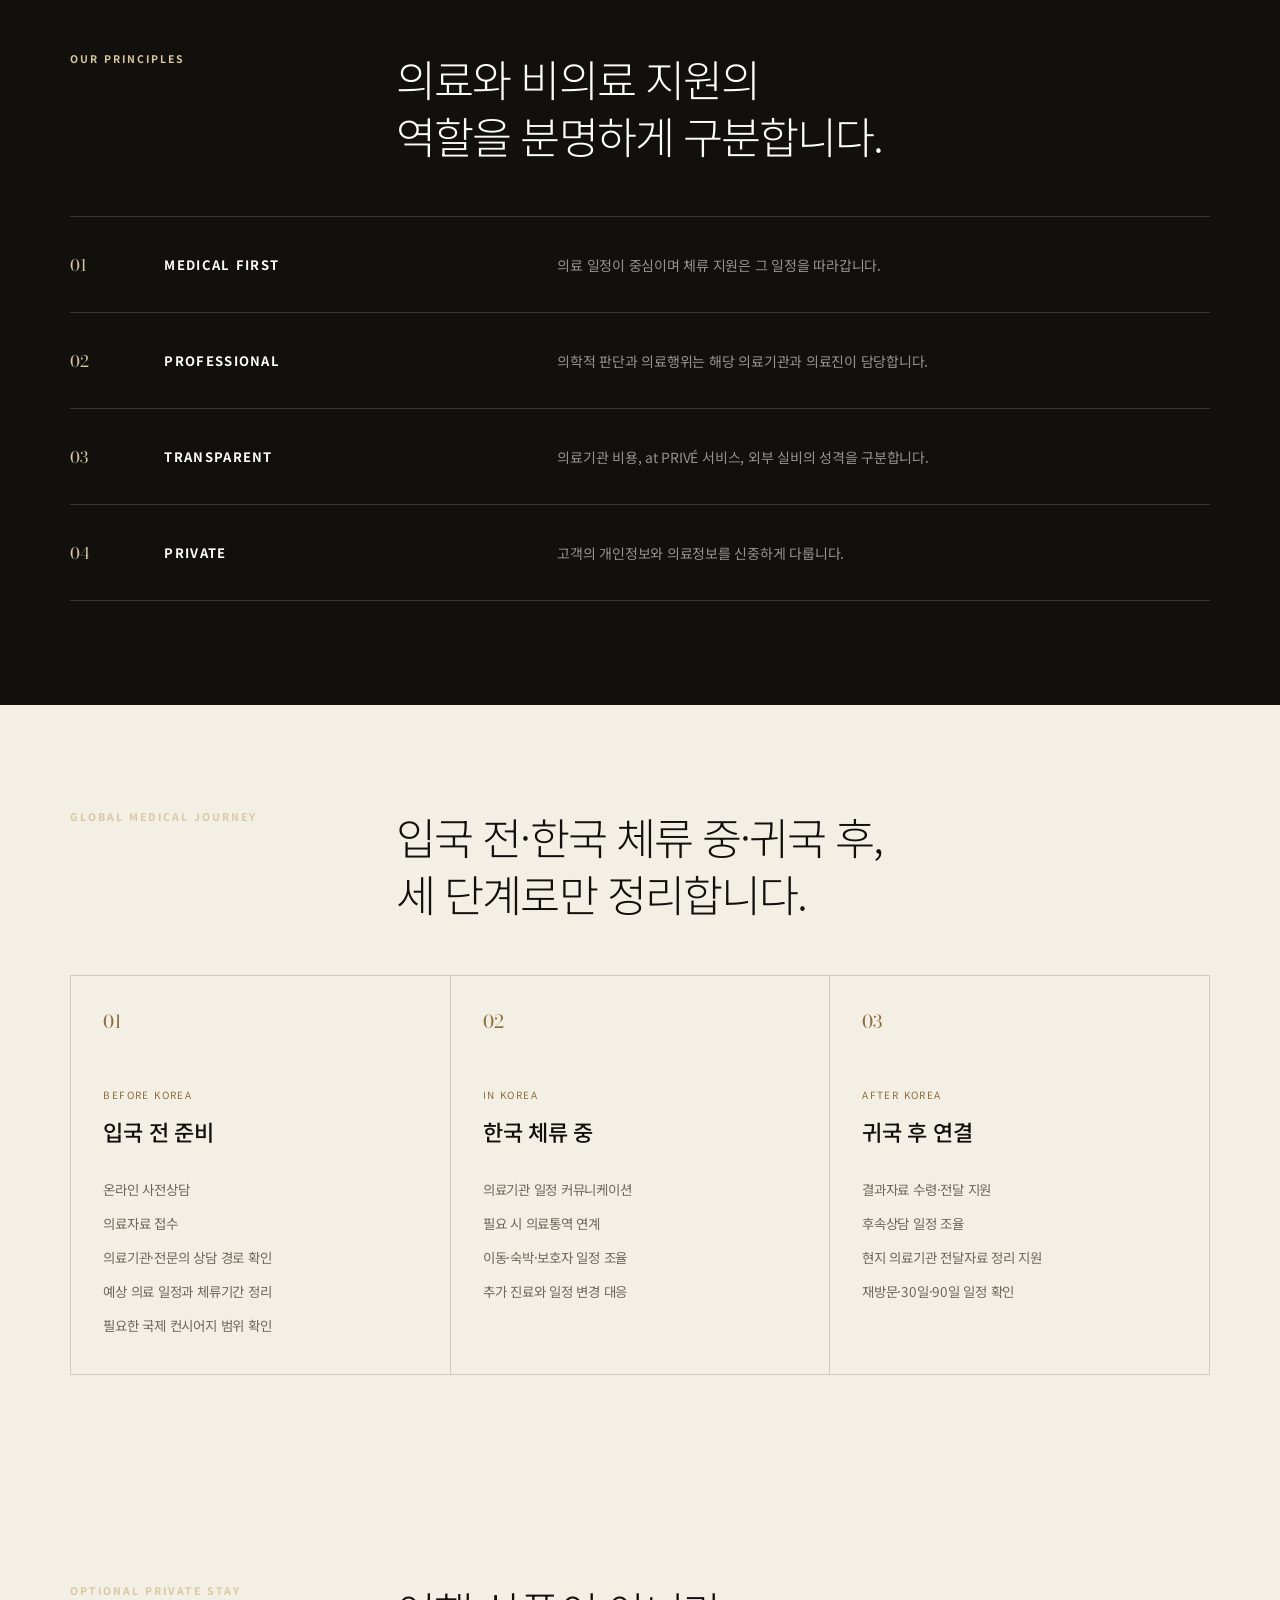
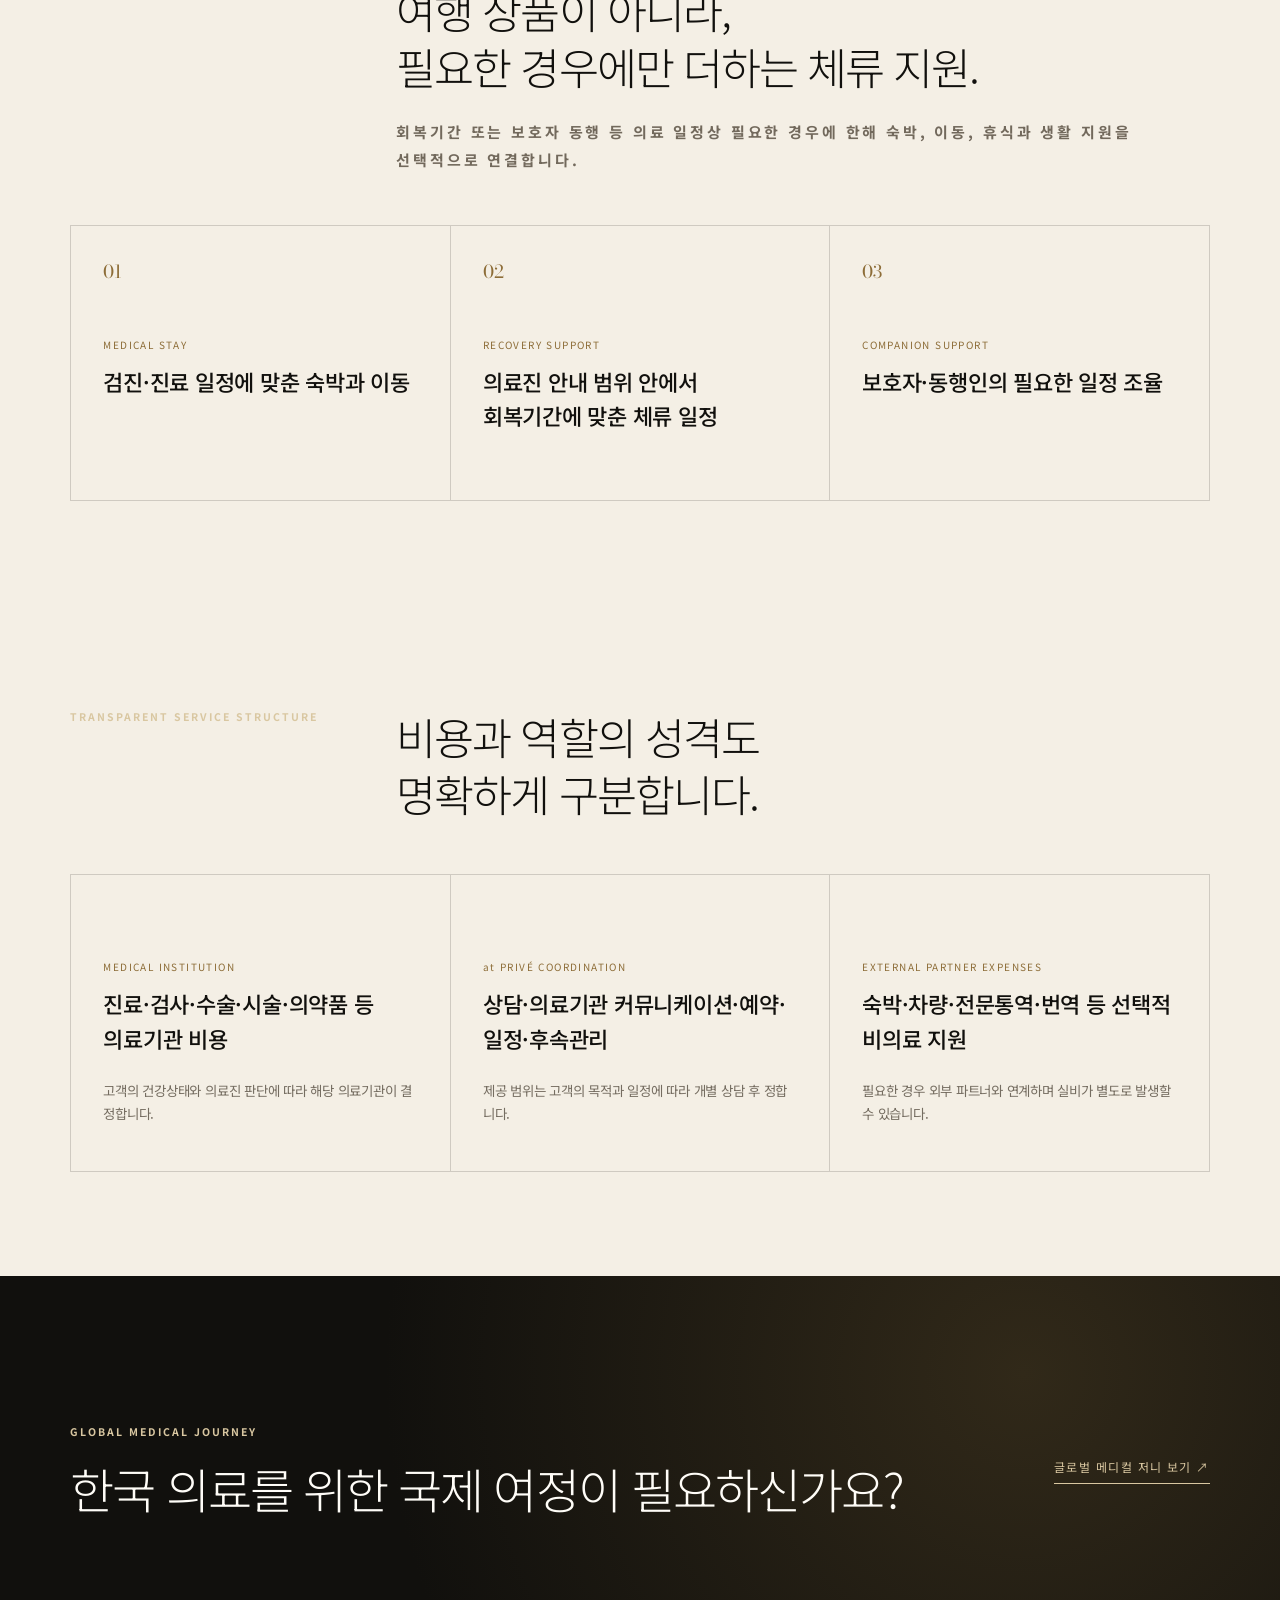
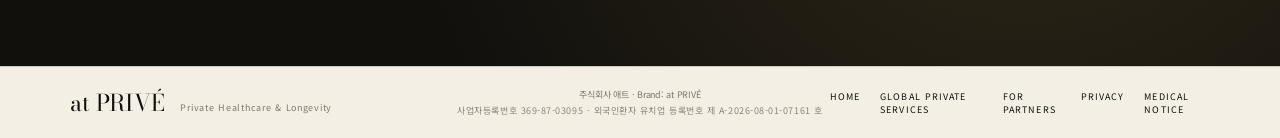
<file: private-services.html>
<!DOCTYPE html>

<html lang="ko">
<head>
<meta charset="utf-8"/>
<meta content="width=device-width,initial-scale=1" name="viewport"/>
<meta content="#11100d" name="theme-color"/>
<meta content="해외 고객의 한국 의료 이용을 위한 at PRIVÉ 글로벌 프라이빗 컨시어지 서비스" name="description"/>
<title>Global Private Services | at PRIVÉ</title>
<link href="assets/css/styles.css" rel="stylesheet"/>
<link href="assets/css/private-services.css" rel="stylesheet"/>
</head>
<body class="services-page"><div class="noise"></div>
<header class="sub-header service-sub">
<a class="brand" href="index.html"><span class="brand-wordmark"><span class="brand-at">at</span><span class="brand-prive">PRIVÉ</span></span><small>PRIVATE HEALTHCARE · LONGEVITY</small></a>
<nav><a href="index.html">HOME</a><a href="program.html?id=global-medical-journey">GLOBAL JOURNEY</a><a href="programs.html">PROGRAMS</a><a href="partners.html">FOR PARTNERS</a><a href="https://docs.google.com/forms/d/e/1FAIpQLScWj8HadYKhN0u5T3_wSdlQ-C8OEm1KLfwsCdRxDvk8ebdHuA/viewform" rel="noopener noreferrer" target="_blank">PRIVATE CONSULTATION</a></nav>
</header>
<main>
<section class="service-hero dark-page">
<div><p class="page-kicker">GLOBAL PRIVATE SERVICES</p><h1>해외 고객의 한국 의료 이용에만,<br/>필요한 지원을 더합니다.</h1><p>통역·이동·숙박과 같은 비의료 지원은 at PRIVÉ의 모든 서비스에 일괄적으로 포함되는 핵심 가치가 아닙니다. 한국 의료를 이용하는 해외 고객에게 필요한 범위만 의료 일정과 충돌하지 않도록 별도의 국제 컨시어지 레이어로 조율합니다.</p></div>
</section>
<section class="editorial-page" id="concierge">
<div class="page-title"><p>INTERNATIONAL CONCIERGE</p><h2>의료 일정이 중심이고,<br/>체류 지원은 그 흐름을 따릅니다.</h2></div>
<div class="three-editorial">
<article><span>01</span><small>MEDICAL COORDINATION</small><h3>한국 의료 이용에 필요한 커뮤니케이션을 정리합니다.</h3><ul><li>의료기관 일정 확인 및 예약 지원</li><li>복수 의료기관 일정 통합</li><li>의료자료 전달 지원</li><li>일정 변경 시 의료기관 커뮤니케이션</li><li>귀국 후 후속 진료 연결</li></ul></article>
<article><span>02</span><small>LANGUAGE SUPPORT</small><h3>의료정보가 언어 때문에 흐려지지 않도록.</h3><ul><li>사전상담 통역 연계</li><li>의료기관 방문 통역 연계</li><li>진료내용 전달 지원</li><li>진료자료 번역 연계</li><li>온라인 후속상담 통역 연계</li></ul></article>
<article><span>03</span><small>STAY &amp; MOBILITY</small><h3>필요한 경우 체류와 이동을 의료 일정에 맞춥니다.</h3><ul><li>공항 이동 및 차량 파트너 연계</li><li>호텔·레지던스 예약 지원</li><li>보호자·동행인 일정 조율</li><li>회복기간 체류 일정 정리</li><li>고객 요청에 따른 비의료 생활 지원</li></ul></article>
</div>
</section>
<section class="editorial-dark" id="principles">
<div class="page-title"><p>OUR PRINCIPLES</p><h2>의료와 비의료 지원의<br/>역할을 분명하게 구분합니다.</h2></div>
<div class="principle-lines">
<div><span>01</span><strong>MEDICAL FIRST</strong><p>의료 일정이 중심이며 체류 지원은 그 일정을 따라갑니다.</p></div>
<div><span>02</span><strong>PROFESSIONAL</strong><p>의학적 판단과 의료행위는 해당 의료기관과 의료진이 담당합니다.</p></div>
<div><span>03</span><strong>TRANSPARENT</strong><p>의료기관 비용, at PRIVÉ 서비스, 외부 실비의 성격을 구분합니다.</p></div>
<div><span>04</span><strong>PRIVATE</strong><p>고객의 개인정보와 의료정보를 신중하게 다룹니다.</p></div>
</div>
</section>
<section class="editorial-page" id="how">
<div class="page-title"><p>GLOBAL MEDICAL JOURNEY</p><h2>입국 전·한국 체류 중·귀국 후,<br/>세 단계로만 정리합니다.</h2></div>
<div class="three-editorial journey-three">
<article><span>01</span><small>BEFORE KOREA</small><h3>입국 전 준비</h3><ul><li>온라인 사전상담</li><li>의료자료 접수</li><li>의료기관·전문의 상담 경로 확인</li><li>예상 의료 일정과 체류기간 정리</li><li>필요한 국제 컨시어지 범위 확인</li></ul></article>
<article><span>02</span><small>IN KOREA</small><h3>한국 체류 중</h3><ul><li>의료기관 일정 커뮤니케이션</li><li>필요 시 의료통역 연계</li><li>이동·숙박·보호자 일정 조율</li><li>추가 진료와 일정 변경 대응</li></ul></article>
<article><span>03</span><small>AFTER KOREA</small><h3>귀국 후 연결</h3><ul><li>결과자료 수령·전달 지원</li><li>후속상담 일정 조율</li><li>현지 의료기관 전달자료 정리 지원</li><li>재방문·30일·90일 일정 확인</li></ul></article>
</div>
</section>
<section class="editorial-page" id="optional-stay">
<div class="page-title"><p>OPTIONAL PRIVATE STAY</p><h2>여행 상품이 아니라,<br/>필요한 경우에만 더하는 체류 지원.</h2><p>회복기간 또는 보호자 동행 등 의료 일정상 필요한 경우에 한해 숙박, 이동, 휴식과 생활 지원을 선택적으로 연결합니다.</p></div>
<div class="three-editorial compact">
<article><span>01</span><small>MEDICAL STAY</small><h3>검진·진료 일정에 맞춘 숙박과 이동</h3></article>
<article><span>02</span><small>RECOVERY SUPPORT</small><h3>의료진 안내 범위 안에서 회복기간에 맞춘 체류 일정</h3></article>
<article><span>03</span><small>COMPANION SUPPORT</small><h3>보호자·동행인의 필요한 일정 조율</h3></article>
</div>
</section>
<section class="editorial-page service-structure">
<div class="page-title"><p>TRANSPARENT SERVICE STRUCTURE</p><h2>비용과 역할의 성격도<br/>명확하게 구분합니다.</h2></div>
<div class="three-editorial compact">
<article><small>MEDICAL INSTITUTION</small><h3>진료·검사·수술·시술·의약품 등 의료기관 비용</h3><p>고객의 건강상태와 의료진 판단에 따라 해당 의료기관이 결정합니다.</p></article>
<article><small>at PRIVÉ COORDINATION</small><h3>상담·의료기관 커뮤니케이션·예약·일정·후속관리</h3><p>제공 범위는 고객의 목적과 일정에 따라 개별 상담 후 정합니다.</p></article>
<article><small>EXTERNAL PARTNER EXPENSES</small><h3>숙박·차량·전문통역·번역 등 선택적 비의료 지원</h3><p>필요한 경우 외부 파트너와 연계하며 실비가 별도로 발생할 수 있습니다.</p></article>
</div>
</section>
<section class="services-cta"><div><p>GLOBAL MEDICAL JOURNEY</p><h2>한국 의료를 위한 국제 여정이 필요하신가요?</h2></div><a href="program.html?id=global-medical-journey">글로벌 메디컬 저니 보기 ↗</a></section>
</main>
<footer class="footer page-footer"><div><strong>at PRIVÉ</strong><small>Private Healthcare &amp; Longevity</small></div><p>주식회사 애트 · Brand: at PRIVÉ<small><span>사업자등록번호 369-87-03095</span> · <span>외국인환자 유치업 등록번호 제 A-2026-08-01-07161 호</span></small></p><nav><a href="index.html">HOME</a><a href="private-services.html">GLOBAL PRIVATE SERVICES</a><a href="partners.html">FOR PARTNERS</a><a href="privacy.html">PRIVACY</a><a href="medical-notice.html">MEDICAL NOTICE</a></nav></footer></body></html>
</file>
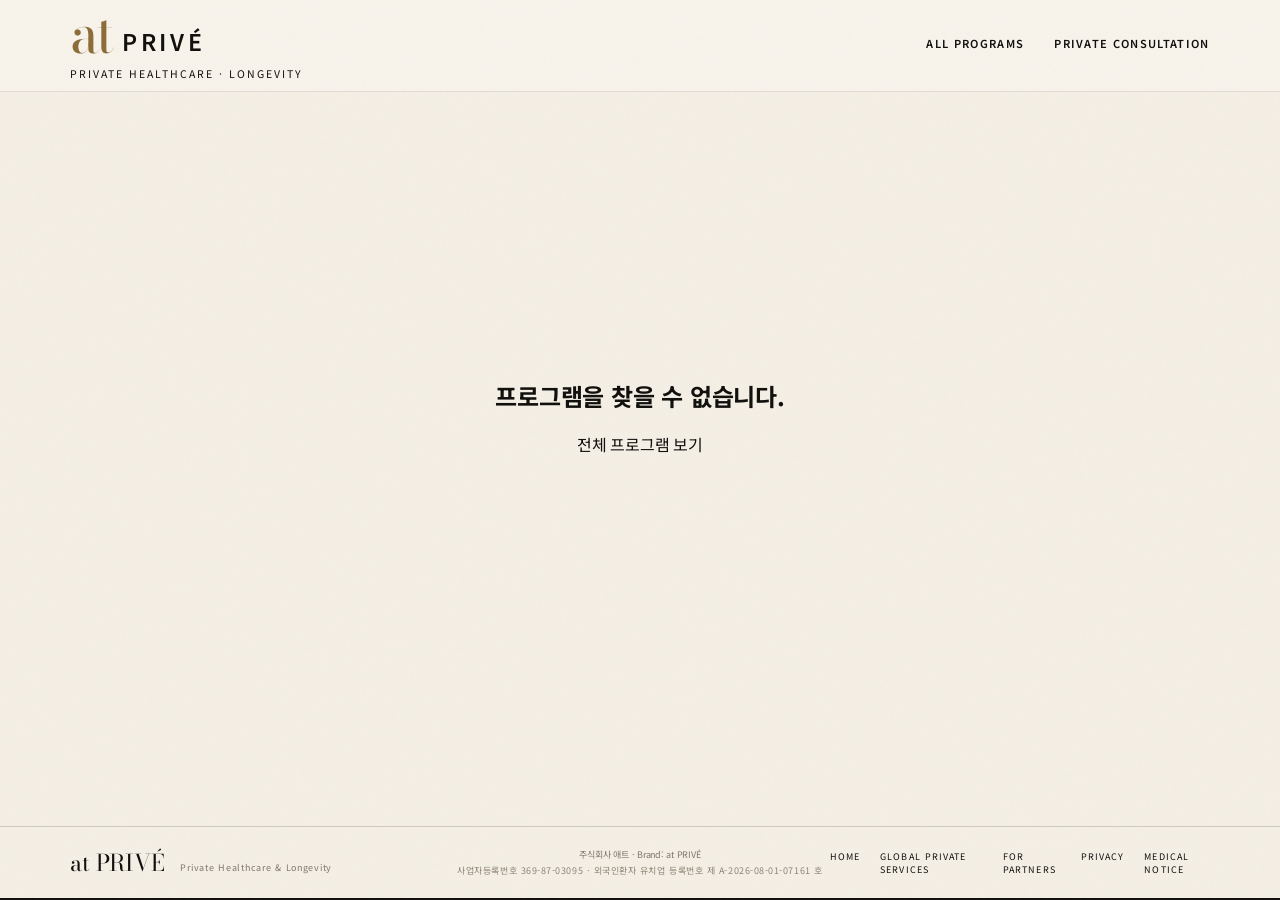
<file: program.html>
<!DOCTYPE html>
<html lang="ko"><head><meta charset="utf-8"/><meta content="width=device-width,initial-scale=1" name="viewport"/><meta content="#11100d" name="theme-color"/><title>Private Program | at PRIVÉ</title><link href="assets/css/styles.css" rel="stylesheet"/><link href="assets/css/programs.css" rel="stylesheet"/></head><body class="program-detail-page"><div class="noise"></div><header class="sub-header"><a class="brand" href="index.html"><span class="brand-wordmark"><span class="brand-at">at</span><span class="brand-prive">PRIVÉ</span></span><small>PRIVATE HEALTHCARE · LONGEVITY</small></a><nav><a href="programs.html">ALL PROGRAMS</a><a href="https://docs.google.com/forms/d/e/1FAIpQLScWj8HadYKhN0u5T3_wSdlQ-C8OEm1KLfwsCdRxDvk8ebdHuA/viewform" rel="noopener noreferrer" target="_blank">PRIVATE CONSULTATION</a></nav></header><main id="programDetail"><section class="program-detail-loading">프로그램을 준비하고 있습니다.</section></main><script src="assets/js/program-detail.js"></script><footer class="footer page-footer"><div><strong>at PRIVÉ</strong><small>Private Healthcare &amp; Longevity</small></div><p>주식회사 애트 · Brand: at PRIVÉ<small><span>사업자등록번호 369-87-03095</span> · <span>외국인환자 유치업 등록번호 제 A-2026-08-01-07161 호</span></small></p><nav><a href="index.html">HOME</a><a href="private-services.html">GLOBAL PRIVATE SERVICES</a><a href="partners.html">FOR PARTNERS</a><a href="privacy.html">PRIVACY</a><a href="medical-notice.html">MEDICAL NOTICE</a></nav></footer></body></html>
</file>
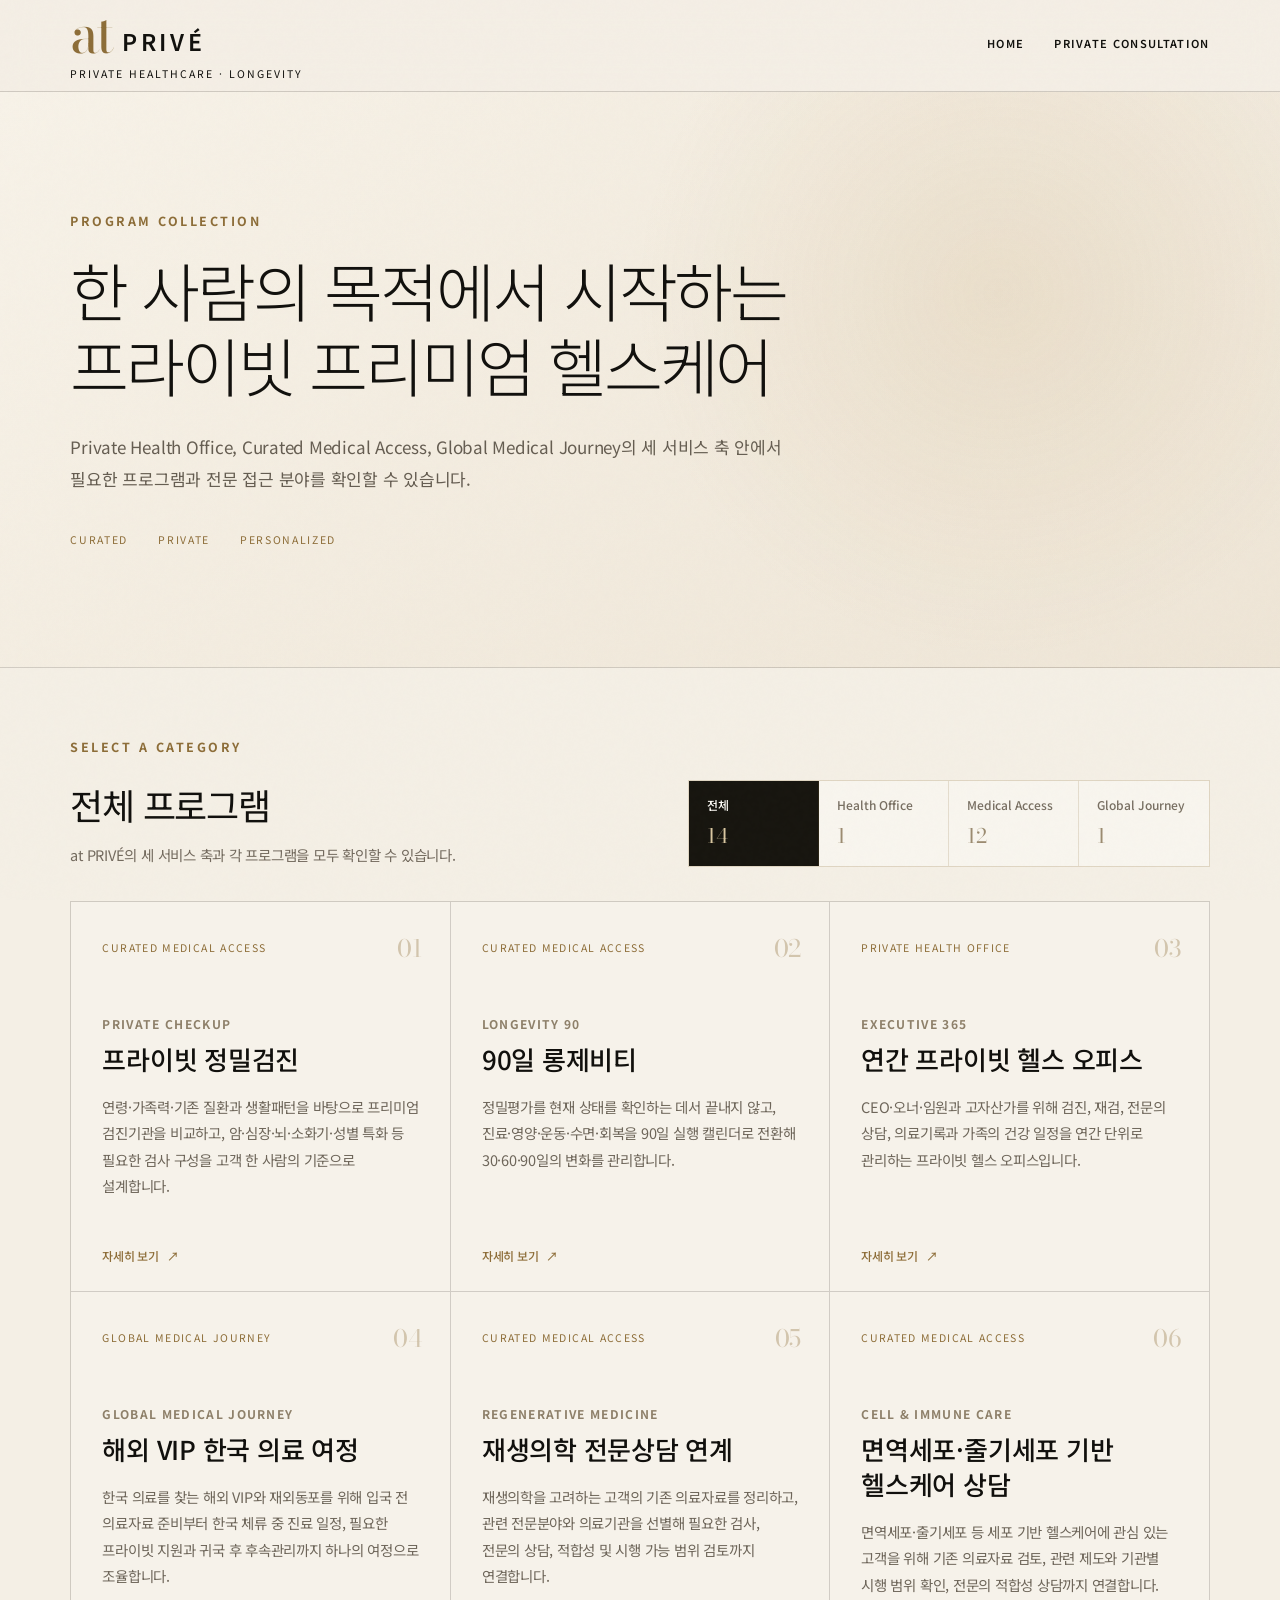
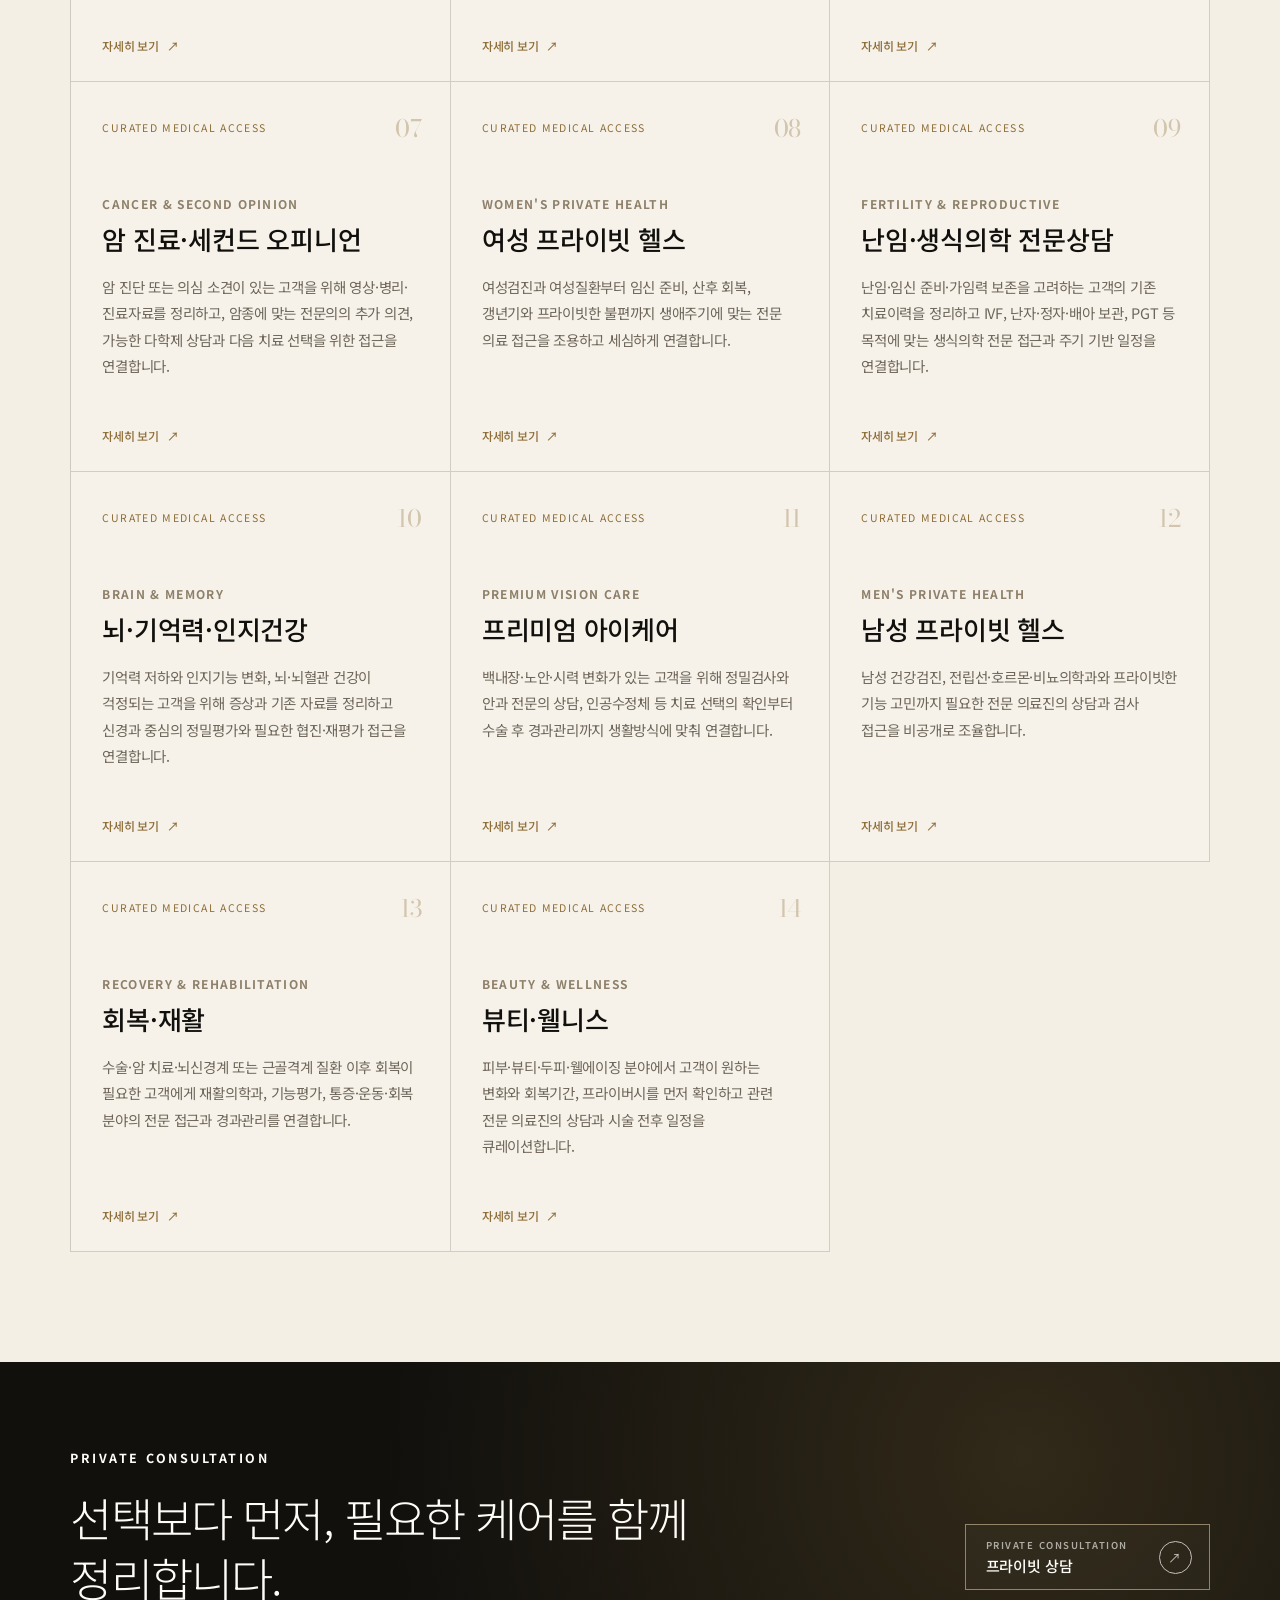
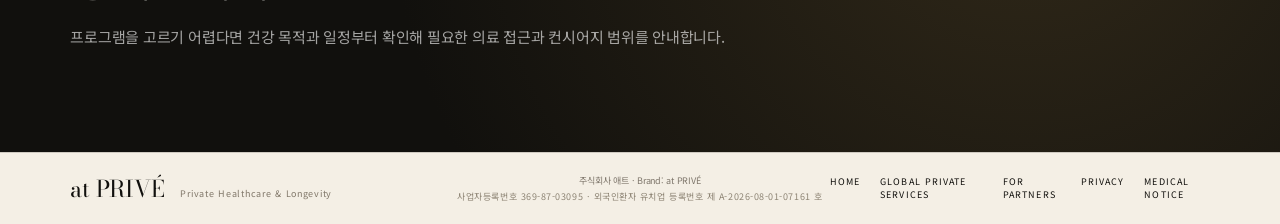
<file: programs.html>
<!DOCTYPE html>
<html lang="ko"><head><meta charset="utf-8"/><meta content="width=device-width,initial-scale=1" name="viewport"/><meta content="#11100d" name="theme-color"/><title>Private Programs | at PRIVÉ</title><link href="assets/css/styles.css" rel="stylesheet"/><link href="assets/css/programs.css" rel="stylesheet"/></head><body class="programs-page"><div class="noise"></div><header class="sub-header"><a class="brand" href="index.html"><span class="brand-wordmark"><span class="brand-at">at</span><span class="brand-prive">PRIVÉ</span></span><small>PRIVATE HEALTHCARE · LONGEVITY</small></a><nav><a href="index.html">HOME</a><a href="https://docs.google.com/forms/d/e/1FAIpQLScWj8HadYKhN0u5T3_wSdlQ-C8OEm1KLfwsCdRxDvk8ebdHuA/viewform" rel="noopener noreferrer" target="_blank">PRIVATE CONSULTATION</a></nav></header><main>
<section class="program-hero"><div class="program-hero-inner"><p class="kicker gold">PROGRAM COLLECTION</p><h1>한 사람의 목적에서 시작하는<br/>프라이빗 프리미엄 헬스케어</h1><p>Private Health Office, Curated Medical Access, Global Medical Journey의 세 서비스 축 안에서 필요한 프로그램과 전문 접근 분야를 확인할 수 있습니다.</p><div class="program-hero-note"><span>CURATED</span><span>PRIVATE</span><span>PERSONALIZED</span></div></div></section>
<section class="program-catalog" id="catalog"><div class="catalog-top"><div><p class="kicker gold">SELECT A CATEGORY</p><h2 id="catalogTitle">전체 프로그램</h2><p id="catalogSummary">at PRIVÉ가 제공하는 시그니처 여정과 의료 접근 분야를 모두 확인할 수 있습니다.</p></div><div aria-label="프로그램 분류" class="program-tabs" role="tablist">
<button class="active" data-filter="ALL"><span>전체</span><b id="countAll">0</b></button>
<button data-filter="PRIVATE HEALTH OFFICE"><span>Health Office</span><b id="countOffice">0</b></button>
<button data-filter="CURATED MEDICAL ACCESS"><span>Medical Access</span><b id="countMedical">0</b></button>
<button data-filter="GLOBAL MEDICAL JOURNEY"><span>Global Journey</span><b id="countGlobal">0</b></button>
</div></div><div class="program-grid" id="programGrid"><p class="loading">프로그램을 불러오는 중입니다.</p></div></section>
<section class="catalog-cta"><div><p class="kicker">PRIVATE CONSULTATION</p><h2>선택보다 먼저, 필요한 케어를 함께 정리합니다.</h2><p>프로그램을 고르기 어렵다면 건강 목적과 일정부터 확인해 필요한 의료 접근과 컨시어지 범위를 안내합니다.</p></div><a class="button luxury-cta light" href="https://docs.google.com/forms/d/e/1FAIpQLScWj8HadYKhN0u5T3_wSdlQ-C8OEm1KLfwsCdRxDvk8ebdHuA/viewform" rel="noopener noreferrer" target="_blank"><span>PRIVATE CONSULTATION</span><b>프라이빗 상담</b></a></section></main><script src="assets/js/programs.js"></script><footer class="footer page-footer"><div><strong>at PRIVÉ</strong><small>Private Healthcare &amp; Longevity</small></div><p>주식회사 애트 · Brand: at PRIVÉ<small><span>사업자등록번호 369-87-03095</span> · <span>외국인환자 유치업 등록번호 제 A-2026-08-01-07161 호</span></small></p><nav><a href="index.html">HOME</a><a href="private-services.html">GLOBAL PRIVATE SERVICES</a><a href="partners.html">FOR PARTNERS</a><a href="privacy.html">PRIVACY</a><a href="medical-notice.html">MEDICAL NOTICE</a></nav></footer></body></html>
</file>
<file: assets/css/styles.css>
@import url("https://fonts.googleapis.com/css2?family=Bodoni+Moda:opsz,wght@6..96,400;6..96,500&family=Cormorant+Garamond:ital,wght@0,400;0,500;1,400&family=Noto+Sans+KR:wght@300;400;500;600;700&display=swap");
:root{
  --ink:#11100d;--ink2:#1a1813;--ink3:#2a261d;--paper:#f4efe5;--paper2:#ebe3d5;
  --gold:#b7965c;--gold2:#d9c7a1;--gold3:#8d6d38;--white:#fffdf8;--muted:#786f61;
  --line:rgba(24,21,16,.17);--line-light:rgba(255,255,255,.17);
  --sans:'Noto Sans KR','Pretendard','Apple SD Gothic Neo','Malgun Gothic',Arial,sans-serif;
  --serif:'Bodoni Moda','Bodoni 72','Didot','Times New Roman',serif;--display-serif:'Cormorant Garamond','Garamond','Times New Roman',serif;--header:92px;
}
*{box-sizing:border-box}html{scroll-behavior:smooth;background:var(--ink)}body{margin:0;font-family:var(--sans);font-size:16px;color:var(--ink);background:var(--paper);-webkit-font-smoothing:antialiased}a{color:inherit;text-decoration:none}button,input,select,textarea{font:inherit}.noise{position:fixed;inset:0;pointer-events:none;z-index:999;opacity:.025;background-image:url("data:image/svg+xml,%3Csvg viewBox='0 0 180 180' xmlns='http://www.w3.org/2000/svg'%3E%3Cfilter id='n'%3E%3CfeTurbulence type='fractalNoise' baseFrequency='.8' numOctaves='3' stitchTiles='stitch'/%3E%3C/filter%3E%3Crect width='100%25' height='100%25' filter='url(%23n)' opacity='.65'/%3E%3C/svg%3E")}.reveal{opacity:0;transform:translateY(20px);transition:opacity .75s ease,transform .75s ease}.reveal.visible{opacity:1;transform:none}
.site-header{position:fixed;z-index:100;top:0;left:0;right:0;height:var(--header);display:flex;align-items:center;padding:0 5.5vw;color:var(--white);border-bottom:1px solid rgba(255,255,255,.13);background:linear-gradient(180deg,rgba(8,8,7,.84),rgba(8,8,7,.18));backdrop-filter:blur(16px);transition:.3s}.site-header.scrolled{background:rgba(13,12,10,.94)}
.brand{display:flex;position:relative;flex-direction:column;justify-content:center;min-width:310px;height:72px}.brand-wordmark{display:flex;align-items:flex-end;gap:11px;line-height:.82}.brand-at{font-family:var(--serif);font-size:53px;font-weight:400;letter-spacing:-.07em;color:var(--gold2)}.brand-prive{padding-bottom:5px;font-size:24px;font-weight:700;letter-spacing:.12em}.brand small{margin-top:11px;font-size:10px;letter-spacing:.22em;color:rgba(255,255,255,.66)}
.desktop-nav{display:flex;margin-left:auto;gap:20px}.desktop-nav a,.header-cta{font-size:11px;letter-spacing:.14em;font-weight:700}.desktop-nav a{opacity:.78;transition:.2s}.desktop-nav a:hover{opacity:1;color:var(--gold2)}.header-cta{margin-left:34px;padding:15px 19px;border:1px solid rgba(255,255,255,.56);transition:.25s}.header-cta:hover{background:var(--white);color:var(--ink)}.menu-toggle{display:none;margin-left:auto;background:none;border:0;width:42px;height:42px;color:inherit}.menu-toggle span{display:block;width:25px;height:1px;background:currentColor;margin:7px auto}.mobile-menu{display:none}
.snap-shell{height:100svh;overflow-y:auto;scroll-snap-type:y mandatory;scroll-behavior:smooth}.chapter{position:relative;min-height:100svh;scroll-snap-align:start;scroll-snap-stop:always;overflow:hidden}.dark{background:var(--ink);color:var(--white)}.ivory{background:var(--paper);color:var(--ink)}.section-shell{width:min(1520px,89vw);height:100%;min-height:100svh;margin:auto;padding:calc(var(--header) + 38px) 0 46px;display:flex;flex-direction:column;justify-content:center}.kicker{margin:0 0 22px;font-size:12px;line-height:1.4;letter-spacing:.22em;font-weight:700}.gold{color:var(--gold3)}
.button{display:inline-flex;min-height:56px;align-items:center;justify-content:center;gap:13px;padding:0 25px;font-size:11px;font-weight:700;letter-spacing:.11em;border:1px solid transparent;transition:.25s;cursor:pointer}.button b{font-size:13px;letter-spacing:0}.primary-light{background:var(--white);color:var(--ink)}.primary-light:hover{background:var(--gold2)}.outline{border-color:rgba(255,255,255,.42);color:var(--white);align-self:flex-start}.outline:hover{background:rgba(255,255,255,.07)}.dark-button{background:var(--ink);color:var(--white)}.dark-button:hover{background:#2a271f}.text-link{display:inline-flex;gap:15px;align-items:center;font-size:12px;font-weight:700;letter-spacing:.12em;padding-bottom:8px;border-bottom:1px solid currentColor}
.hero{background:radial-gradient(circle at 72% 47%,#403620 0,#1b1811 35%,#0b0b09 72%);color:var(--white)}.hero:before{content:'';position:absolute;inset:0;background:linear-gradient(90deg,rgba(0,0,0,.26),transparent 52%);pointer-events:none}.hero-inner{position:relative;z-index:3;width:min(1540px,89vw);height:100svh;margin:auto;padding-top:var(--header);display:grid;grid-template-columns:.92fr 1.08fr;align-items:center;gap:5vw}.hero-copy h1{margin:0 0 32px;max-width:720px;font-size:clamp(56px,4.8vw,76px);font-weight:300;line-height:1.13;letter-spacing:-.055em;text-wrap:balance}.hero-copy h1 em{font-style:normal;color:var(--gold2)}.hero-lead{max-width:720px;margin:0;color:rgba(255,255,255,.72);font-size:17px;line-height:1.95;word-break:keep-all}.hero-actions{display:flex;gap:28px;align-items:center;margin-top:36px}.hero-promise{display:flex;gap:24px;margin-top:36px;font-size:10px;letter-spacing:.14em;color:rgba(255,255,255,.5)}.hero-promise span+span:before{content:'·';margin-right:24px;color:var(--gold)}
.hero-stage{position:relative;aspect-ratio:1;max-width:700px;width:100%;justify-self:end}.stage-orbit{position:absolute;border:1px solid rgba(217,199,161,.20);border-radius:50%;animation:spin 38s linear infinite}.o1{inset:1%}.o2{inset:17%;border-color:rgba(217,199,161,.29);animation:spinReverse 27s linear infinite}.o3{inset:33%;border-color:rgba(217,199,161,.38);animation:spin 21s linear infinite}.stage-orbit:after{content:'';position:absolute;top:8%;left:69%;width:9px;height:9px;border-radius:50%;background:var(--gold2);box-shadow:0 0 20px rgba(217,199,161,.8)}.stage-core{position:absolute;inset:37%;display:flex;flex-direction:column;align-items:center;justify-content:center;border-radius:50%;background:radial-gradient(circle,rgba(217,199,161,.21),rgba(255,255,255,.025));box-shadow:0 0 95px rgba(185,150,92,.18);animation:corePulse 5.5s ease-in-out infinite}.core-at{font-family:var(--serif);font-size:58px;line-height:.85;color:var(--gold2);letter-spacing:-.06em}.stage-core strong{font-size:17px;letter-spacing:.16em}.stage-core small{margin-top:12px;font-size:9px;letter-spacing:.16em;color:rgba(255,255,255,.5)}.stage-card{position:absolute;width:245px;min-height:145px;padding:24px 24px 22px;border:1px solid rgba(255,255,255,.20);background:rgba(17,15,11,.42);backdrop-filter:blur(14px);box-shadow:0 18px 50px rgba(0,0,0,.15);animation:floatCard 6s ease-in-out infinite}.stage-card b{color:var(--gold2);font-size:13px}.stage-card strong{display:block;margin:24px 0 9px;font-size:17px;font-weight:500}.stage-card span{font-size:11px;color:rgba(255,255,255,.56)}.c1{top:8%;left:-5%}.c2{right:-5%;top:42%;animation-delay:-2s}.c3{bottom:3%;left:12%;animation-delay:-4s}.scroll-cue{position:absolute;z-index:4;bottom:20px;left:50%;transform:translateX(-50%);font-size:9px;letter-spacing:.2em;color:rgba(255,255,255,.45)}.scroll-cue i{display:block;width:1px;height:24px;margin:8px auto 0;background:linear-gradient(var(--gold2),transparent);animation:pulse 1.7s infinite}
.split-layout{display:grid;grid-template-columns:.75fr 1.25fr;gap:6.5vw;align-items:center}.section-title h2,.chapter-heading h2,.access-intro h2,.network-content h2,.service-copy h2,.contact-copy h2{margin:0 0 27px;font-size:clamp(43px,3.8vw,58px);font-weight:300;line-height:1.2;letter-spacing:-.05em;word-break:keep-all;text-wrap:balance}.section-title>p:not(.kicker),.access-intro>p,.service-copy>p,.contact-copy>p{max-width:590px;color:#696154;font-size:16px;line-height:1.9;word-break:keep-all}.philosophy-grid{display:grid;grid-template-columns:1fr 1fr;border-top:1px solid var(--line);border-left:1px solid var(--line)}.lux-card{min-height:300px;padding:33px;border-right:1px solid var(--line);border-bottom:1px solid var(--line);background:rgba(255,255,255,.28)}.lux-card span{font-size:12px;color:var(--gold3);letter-spacing:.13em}.lux-card h3{margin:52px 0 7px;font-size:21px;font-weight:500}.lux-card small{font-size:10px;letter-spacing:.14em;color:#9a8e7b}.lux-card p{margin-top:18px;color:#6f675a;font-size:14px;line-height:1.8;word-break:keep-all}
.chapter-heading{display:grid;grid-template-columns:1fr .72fr;gap:9vw;align-items:end;margin-bottom:38px}.chapter-heading>p{color:rgba(255,255,255,.64);font-size:15px;line-height:1.9;word-break:keep-all}.journey-grid{display:grid;grid-template-columns:repeat(4,1fr);border-top:1px solid var(--line-light);border-left:1px solid var(--line-light);margin-bottom:27px}.journey-card{position:relative;min-height:355px;padding:30px;border-right:1px solid var(--line-light);border-bottom:1px solid var(--line-light);transition:.28s}.journey-card:hover{background:rgba(255,255,255,.055);transform:translateY(-4px)}.journey-card b{font-size:15px;color:var(--gold2)}.journey-card>small{display:block;margin-top:52px;font-size:10px;letter-spacing:.14em;color:rgba(255,255,255,.55)}.journey-card h3{margin:12px 0 18px;font-size:23px;font-weight:500;line-height:1.32;word-break:keep-all}.journey-card p{font-size:14px;line-height:1.8;color:rgba(255,255,255,.62);word-break:keep-all}.journey-card span{position:absolute;bottom:27px;left:30px;font-size:12px;color:var(--gold2)}
.access-layout{display:grid;grid-template-columns:.73fr 1.27fr;gap:7vw;align-items:center}.access-list{border-top:1px solid var(--line)}.access-list a{position:relative;display:grid;grid-template-columns:64px 1.15fr 1fr 28px;gap:20px;align-items:center;min-height:104px;border-bottom:1px solid var(--line);transition:.22s;padding:0 8px}.access-list a:hover{padding-left:16px;background:rgba(255,255,255,.6)}.access-list span{font-size:12px;color:var(--gold3)}.access-list strong{display:block;font-size:18px;font-weight:500;word-break:keep-all}.access-list small{display:block;margin-top:5px;font-size:10px;letter-spacing:.10em;color:#918678}.access-list p{font-size:13px;color:#756c5f;word-break:keep-all}.access-list i{font-style:normal;font-size:18px;color:var(--gold3);opacity:.7}
.network{background:#0e0d0a;color:var(--white)}.network-map{position:absolute;inset:8% -3% 3% 25%;opacity:.93}.network-map>img{position:absolute;inset:0;width:100%;height:100%;object-fit:contain;opacity:.48;filter:sepia(.5) saturate(.7) brightness(.86)}.network-lines{position:absolute;inset:0;width:100%;height:100%;overflow:visible}.route{fill:none;stroke:rgba(217,199,161,.68);stroke-width:1.2;stroke-dasharray:8 7;stroke-dashoffset:180;animation:drawRoute 5.8s ease-in-out infinite}.r2{animation-delay:1.2s}.r3{animation-delay:2.4s}.r4{animation-delay:3.6s}.map-dot{fill:#0e0d0a;stroke:var(--gold2);stroke-width:2.5;transform-box:fill-box;transform-origin:center;animation:mapPulse 2.6s ease-in-out infinite}.korea{fill:var(--gold2);stroke:var(--white);stroke-width:3}.map-label{position:absolute;padding:5px 8px;background:rgba(13,12,9,.65);color:var(--gold2);font-size:12px;font-weight:700;letter-spacing:.08em;white-space:nowrap}.l-korea{left:84%;top:24%}.l-japan{left:88%;top:30%}.l-asia{left:75%;top:54%}.l-na{left:12%;top:29%}.l-eu{left:48%;top:16%}.l-me{left:62%;top:39%}.network-shade{position:absolute;inset:0;background:linear-gradient(90deg,rgba(12,11,9,.98) 0,rgba(12,11,9,.89) 34%,rgba(12,11,9,.36) 56%,rgba(12,11,9,.12) 100%)}.network-content{position:relative;z-index:3;width:min(1520px,89vw);height:100svh;margin:auto;display:flex;flex-direction:column;justify-content:center;align-items:flex-start}.network-content h2{max-width:680px;font-size:clamp(44px,4vw,62px)}.network-content>p:not(.kicker){max-width:610px;color:rgba(255,255,255,.68);font-size:16px;line-height:1.9;word-break:keep-all}.network-caption{position:absolute;z-index:3;bottom:30px;right:5.5vw;font-size:10px;letter-spacing:.17em;color:rgba(255,255,255,.43)}
.service-layout{display:grid;grid-template-columns:.82fr 1.18fr;gap:6.5vw;align-items:center}.journey-file{border:1px solid var(--line);background:#fbf8f1;box-shadow:0 30px 90px rgba(66,55,37,.12)}.file-head{display:flex;justify-content:space-between;align-items:flex-start;padding:24px 27px;border-bottom:1px solid var(--line)}.file-head>div{display:flex;flex-direction:column;gap:7px}.file-head span{font-size:10px;letter-spacing:.14em;color:#766c5d}.file-head strong{font-size:15px}.file-head b{font-family:var(--serif);font-size:27px;color:var(--gold3);font-weight:400}.journey-file ol{list-style:none;margin:0;padding:0}.journey-file li{display:grid;grid-template-columns:55px 1fr;gap:18px;padding:18px 27px;border-bottom:1px solid var(--line)}.journey-file li:last-child{border:0}.journey-file li>span{color:var(--gold3);font-size:13px}.journey-file strong{display:block;font-size:16px;font-weight:500}.journey-file small{display:block;margin-top:4px;font-size:9px;letter-spacing:.12em;color:#9a8c78}.journey-file p{margin:8px 0 0;color:#6e6558;font-size:13px;line-height:1.65;word-break:keep-all}
.founder{background:linear-gradient(135deg,#f5f0e7,#eee6d8)}.founder-layout{display:grid;grid-template-columns:.72fr 1.28fr;gap:6.5vw;align-items:center}.founder-photo-placeholder{height:min(56svh,570px);border:1px solid rgba(141,109,56,.26);background:linear-gradient(145deg,rgba(255,255,255,.55),rgba(210,193,162,.18));display:grid;place-items:center;color:#aa9a80}.founder-photo-placeholder span{font-size:11px;letter-spacing:.28em}.founder-name{margin-top:18px}.founder-name h2{margin:0;font-size:40px;font-weight:500}.founder-name p{margin:5px 0 0;color:#776d5f;font-size:14px}.profile-intro h3{margin:0 0 17px;font-size:38px;font-weight:300;line-height:1.25;letter-spacing:-.04em;word-break:keep-all}.profile-intro>p:not(.kicker){margin:0;color:#665e53;font-size:15px;line-height:1.83;word-break:keep-all}.profile-groups{margin-top:24px;border-top:1px solid var(--line)}.profile-groups section{padding-top:17px}.profile-label{margin:0 0 11px;font-size:10px;letter-spacing:.15em;color:var(--gold3);font-weight:700}.competency-list{display:grid;grid-template-columns:1fr 1fr;border-top:1px solid var(--line);border-left:1px solid var(--line)}.competency-list>div{min-height:72px;padding:13px 15px;border-right:1px solid var(--line);border-bottom:1px solid var(--line)}.competency-list strong,.credentials-grid strong{display:block;font-size:14px;font-weight:500;word-break:keep-all}.competency-list small,.credentials-grid small{display:block;margin-top:4px;font-size:8px;letter-spacing:.08em;color:#8e8270}.credentials-grid{display:grid;grid-template-columns:repeat(3,1fr);border-top:1px solid var(--line);border-left:1px solid var(--line)}.credentials-grid>div{padding:12px 15px;border-right:1px solid var(--line);border-bottom:1px solid var(--line);min-height:64px}
.contact-layout{display:grid;grid-template-columns:.82fr 1.18fr;gap:7vw;align-items:center}.contact-meta{margin-top:34px;border-top:1px solid var(--line)}.contact-meta>div{display:grid;grid-template-columns:150px 1fr;align-items:center;padding:19px 0;border-bottom:1px solid var(--line)}.contact-meta span{font-size:11px;letter-spacing:.13em;color:var(--gold3)}.contact-meta a{font-size:15px}.private-form{padding:32px;border:1px solid var(--line);background:#fbf8f1;box-shadow:0 22px 65px rgba(73,57,33,.08)}.form-top{display:flex;justify-content:space-between;margin-bottom:22px;padding-bottom:18px;border-bottom:1px solid var(--line)}.form-top>div{display:flex;flex-direction:column;gap:5px}.form-top span{font-size:10px;letter-spacing:.14em;color:#756c5d}.form-top strong{font-size:16px}.form-top small{font-size:10px;color:#8d8374}.private-form label{display:block;margin-bottom:16px}.private-form label>span{font-size:12px;color:#6a6257}.private-form input,.private-form select,.private-form textarea{display:block;width:100%;margin-top:8px;padding:12px 0;background:transparent;border:0;border-bottom:1px solid #bdb3a2;border-radius:0;outline:none;color:var(--ink);font-size:15px}.private-form textarea{resize:vertical}.form-row{display:grid;grid-template-columns:1fr 1fr;gap:28px}.form-button{width:100%;margin-top:5px;background:var(--ink);color:var(--white)}.form-button:hover{background:var(--gold3)}.form-note{font-size:11px;line-height:1.6;color:#8a8071}.footer{position:absolute;bottom:0;left:0;right:0;display:grid;grid-template-columns:1fr 1fr 1fr;align-items:center;padding:18px 5.5vw;border-top:1px solid var(--line);font-size:9px}.footer>div{display:flex;gap:16px;align-items:baseline}.footer strong{font-family:var(--serif);font-size:23px;font-weight:400}.footer small{font-size:9px;letter-spacing:.08em;color:#807769}.footer p{text-align:center;color:#7e766b}.footer nav{justify-self:end;display:flex;gap:20px;letter-spacing:.12em}.footer p small{display:block;margin-top:5px;letter-spacing:.06em;color:#8d8474}.footer.page-footer{position:static;margin-top:0}.legal-info{width:min(88vw,760px);margin:0 auto;padding:0 0 90px}.legal-info h2{font-family:var(--serif);font-size:26px;font-weight:400;margin:0 0 22px;padding-bottom:14px;border-bottom:1px solid var(--line)}.legal-info dl{margin:0}.legal-info dl>div{display:grid;grid-template-columns:230px 1fr;gap:16px;padding:15px 0;border-bottom:1px solid var(--line)}.legal-info dt{font-size:11px;letter-spacing:.13em;color:var(--gold3)}.legal-info dd{margin:0;font-size:15px}
.concierge-fab{position:fixed;z-index:90;right:28px;bottom:28px;width:104px;height:104px;border:1px solid rgba(217,199,161,.62);border-radius:50%;background:rgba(17,16,13,.95);color:var(--white);box-shadow:0 10px 35px rgba(0,0,0,.22);backdrop-filter:blur(12px);cursor:pointer}.concierge-fab span,.concierge-fab strong{display:block;font-size:8px;letter-spacing:.13em}.concierge-fab strong{font-size:10px;margin-top:5px}.concierge-fab i{position:absolute;top:13px;right:16px;width:8px;height:8px;border-radius:50%;background:var(--gold2);box-shadow:0 0 14px var(--gold2)}.concierge-panel{position:fixed;z-index:150;right:28px;bottom:28px;width:min(420px,calc(100vw - 56px));padding:37px;background:var(--paper);box-shadow:0 30px 90px rgba(0,0,0,.38);transform:translateY(120%);transition:.35s}.concierge-panel.open{transform:none}.concierge-panel h3{font-size:28px;font-weight:400}.concierge-panel p:not(.kicker){font-size:14px;line-height:1.8;color:#776e61}.panel-close{position:absolute;right:18px;top:12px;background:none;border:0;font-size:25px;font-weight:200;cursor:pointer}
@keyframes spin{to{transform:rotate(360deg)}}@keyframes spinReverse{to{transform:rotate(-360deg)}}@keyframes pulse{0%,100%{opacity:.25}50%{opacity:1}}@keyframes corePulse{0%,100%{transform:scale(1);box-shadow:0 0 70px rgba(185,150,92,.14)}50%{transform:scale(1.035);box-shadow:0 0 110px rgba(185,150,92,.23)}}@keyframes floatCard{0%,100%{transform:translateY(0)}50%{transform:translateY(-8px)}}@keyframes drawRoute{0%{stroke-dashoffset:180;opacity:.15}35%,70%{stroke-dashoffset:0;opacity:.72}100%{stroke-dashoffset:-180;opacity:.12}}@keyframes mapPulse{0%,100%{transform:scale(.85);opacity:.75}50%{transform:scale(1.25);opacity:1}}
@media(max-width:1280px){.desktop-nav{gap:16px}.desktop-nav a,.header-cta{font-size:9px}.brand{min-width:270px}.brand-at{font-size:48px}.brand-prive{font-size:21px}.hero-inner{gap:3vw}.stage-card{width:215px}.journey-card{min-height:320px}.section-shell{padding-top:calc(var(--header) + 25px)}.founder-photo-placeholder{height:50svh}}
@media(max-width:1080px){.desktop-nav,.header-cta{display:none}.menu-toggle{display:block}.mobile-menu{display:flex;position:fixed;z-index:95;inset:var(--header) 0 0;background:var(--paper);color:var(--ink);padding:40px 6vw;flex-direction:column;gap:22px;transform:translateY(-120%);transition:.35s}.mobile-menu.open{transform:none}.mobile-menu a{font-size:15px;letter-spacing:.08em;border-bottom:1px solid var(--line);padding-bottom:15px}.journey-grid{grid-template-columns:1fr 1fr}.journey-card{min-height:255px}.journey-card>small{margin-top:28px}.split-layout,.access-layout,.service-layout,.founder-layout,.contact-layout{gap:4vw}.founder-layout{grid-template-columns:.62fr 1.38fr}.credentials-grid{grid-template-columns:1fr 1fr}.footer{position:static;margin-top:20px}.contact .section-shell{justify-content:flex-start}.network-map{inset:10% -15% 5% 18%}}
@media(max-width:760px){:root{--header:72px}.snap-shell{scroll-snap-type:y proximity}.chapter{min-height:100svh;overflow:visible}.site-header{padding:0 20px}.brand{min-width:auto}.brand-at{font-size:40px}.brand-prive{font-size:18px}.brand small{display:none}.hero-inner{height:auto;min-height:100svh;grid-template-columns:1fr;padding:calc(var(--header) + 45px) 0 55px}.hero-copy h1{font-size:48px}.hero-lead{font-size:15px}.hero-actions{align-items:flex-start;flex-direction:column}.hero-promise{gap:7px;flex-wrap:wrap}.hero-promise span+span:before{margin-right:7px}.hero-stage{margin-top:35px;max-width:540px}.stage-card{width:170px;min-height:110px;padding:16px}.stage-card strong{margin-top:15px;font-size:13px}.stage-card span{font-size:9px}.c1{left:0}.c2{right:0}.section-shell{min-height:100svh;width:88vw;padding:calc(var(--header) + 40px) 0 48px}.split-layout,.access-layout,.service-layout,.founder-layout,.contact-layout{display:block}.section-title h2,.chapter-heading h2,.access-intro h2,.network-content h2,.service-copy h2,.contact-copy h2{font-size:40px}.philosophy-grid{margin-top:30px;grid-template-columns:1fr}.lux-card{min-height:auto;padding:24px}.lux-card h3{margin-top:24px}.chapter-heading{display:block}.chapter-heading>p{margin-bottom:24px}.journey-grid{grid-template-columns:1fr}.journey-card{min-height:230px}.access-list{margin-top:30px}.access-list a{grid-template-columns:42px 1fr 26px;min-height:110px}.access-list p{grid-column:2}.access-list i{grid-column:3;grid-row:1/3}.network{min-height:100svh}.network-map{inset:25% -32% 5% -20%;opacity:.7}.network-shade{background:linear-gradient(180deg,rgba(12,11,9,.98) 0,rgba(12,11,9,.75) 48%,rgba(12,11,9,.2) 100%)}.network-content{width:88vw;height:100svh;justify-content:flex-start;padding-top:calc(var(--header) + 60px)}.network-content>p:not(.kicker){font-size:14px}.network-caption{font-size:8px}.journey-file{margin-top:30px}.journey-file p{display:none}.founder-photo-placeholder{height:42svh;margin-bottom:18px}.founder-profile{margin-top:25px}.profile-intro h3{font-size:34px}.competency-list,.credentials-grid{grid-template-columns:1fr}.private-form{margin-top:30px;padding:23px}.form-row{grid-template-columns:1fr;gap:0}.footer{display:block;text-align:left;padding:20px 6vw}.footer p{text-align:left}.footer nav{margin-top:10px}.concierge-fab{width:78px;height:78px;right:14px;bottom:14px}.concierge-fab span{display:none}.contact{padding-bottom:0}}
@media(max-width:480px){.hero-copy h1{font-size:43px}.stage-core .core-at{font-size:45px}.stage-card{width:145px}.access-list strong{font-size:16px}.contact-meta>div{grid-template-columns:105px 1fr}}
@media(prefers-reduced-motion:reduce){*{animation:none!important;transition:none!important;scroll-behavior:auto!important}.reveal{opacity:1;transform:none}}


/* ================================================================
   V3 — PRIVATE LUXURY SYSTEM
   More readable typography, quieter luxury CTAs, fixed globe with
   sequential light connections.
   ================================================================ */
body{font-family:var(--sans);font-weight:400;letter-spacing:-.015em}
.brand-at{font-family:var(--serif);font-size:56px;font-weight:400;letter-spacing:-.065em}
.brand-prive{font-size:23px;letter-spacing:.16em;font-weight:600}
.brand small{font-size:10.5px;letter-spacing:.19em}
.desktop-nav a,.header-cta{font-size:11.5px;letter-spacing:.12em}
.kicker{font-size:12.5px;letter-spacing:.20em}

/* Headings: larger/readable, but controlled */
.hero-copy h1{font-size:clamp(58px,4.5vw,72px);line-height:1.15;font-weight:300;letter-spacing:-.045em}
.hero-lead{font-size:18px;line-height:1.9;color:rgba(255,255,255,.76)}
.section-title h2,.chapter-heading h2,.access-intro h2,.network-content h2,.service-copy h2,.contact-copy h2{font-size:clamp(45px,3.55vw,58px);line-height:1.24;font-weight:300;letter-spacing:-.042em}
.section-title>p:not(.kicker),.access-intro>p,.service-copy>p,.contact-copy>p{font-size:16.5px;line-height:1.92}
.chapter-heading>p{font-size:16px;line-height:1.9}
.journey-card h3{font-size:24px}.journey-card p{font-size:14.5px}.journey-card span{font-size:13px}
.access-list strong{font-size:19px}.access-list p{font-size:14px}.access-list small{font-size:10.5px}
.profile-intro h3{font-size:40px}.profile-intro>p:not(.kicker){font-size:16px}.competency-list strong,.credentials-grid strong{font-size:15px}.competency-list small,.credentials-grid small{font-size:10px}
.private-form label>span{font-size:12.5px}.private-form input,.private-form select,.private-form textarea{font-size:16px}

/* Luxury CTAs — hairline, restrained, no blunt blocks */
.button{position:relative;display:inline-flex;flex-direction:column;align-items:flex-start;justify-content:center;gap:3px;min-height:66px;min-width:245px;padding:13px 64px 13px 20px;border:1px solid rgba(185,150,92,.46);background:transparent;color:inherit;overflow:hidden;transition:border-color .25s,background .25s,color .25s,transform .25s;box-shadow:none}
.button:before{content:'';position:absolute;inset:0;background:linear-gradient(110deg,transparent 0,rgba(217,199,161,.08) 50%,transparent 100%);transform:translateX(-120%);transition:transform .55s ease}
.button:after{content:'↗';position:absolute;right:17px;top:50%;width:31px;height:31px;margin-top:-15.5px;border:1px solid currentColor;border-radius:50%;display:grid;place-items:center;font-size:13px;font-weight:400;opacity:.72;transition:transform .25s,background .25s}
.button:hover:before{transform:translateX(120%)}.button:hover:after{transform:translate(2px,-2px)}.button:hover{transform:translateY(-1px);border-color:rgba(217,199,161,.9)}
.button span{font-size:9.5px;letter-spacing:.16em;font-weight:600;opacity:.62}.button b{font-size:15px;letter-spacing:-.01em;font-weight:500}
.luxury-cta.light{color:var(--white);border-color:rgba(217,199,161,.58);background:rgba(255,255,255,.025)}
.luxury-cta.light:hover{background:rgba(217,199,161,.08)}
.luxury-cta.darkline{color:var(--white);border-color:rgba(217,199,161,.45)}
.luxury-cta.ink{color:var(--ink);border-color:rgba(141,109,56,.42)}
.luxury-cta.ink:hover{background:rgba(185,150,92,.07)}
.text-link{font-size:12.5px;letter-spacing:.10em;border-bottom-color:rgba(217,199,161,.55)}
.header-cta{padding:11px 15px;border:0;border-bottom:1px solid rgba(217,199,161,.6)}.header-cta:hover{background:none;color:var(--gold2)}
.form-button{width:100%;color:var(--ink);background:transparent;border-color:rgba(141,109,56,.42)}.form-button:hover{background:rgba(185,150,92,.07)}

/* Hero orbit cards more substantial */
.hero-stage{max-width:760px}.stage-card{width:270px;min-height:156px;padding:26px 27px}.stage-card strong{font-size:18px}.stage-card span{font-size:12px}.stage-core strong{font-size:18px}.stage-core small{font-size:10px}

/* Fixed premium particle globe */
.network{background:radial-gradient(circle at 72% 50%,#242016 0,#11100d 46%,#080807 100%);isolation:isolate}
.network canvas{position:absolute;inset:0;width:100%;height:100%;z-index:0}
.network-vignette{position:absolute;z-index:1;inset:0;background:linear-gradient(90deg,rgba(8,8,7,.97) 0%,rgba(8,8,7,.88) 31%,rgba(8,8,7,.26) 56%,rgba(8,8,7,.18) 79%,rgba(8,8,7,.46) 100%);pointer-events:none}
.network-layout{position:relative;z-index:2;width:min(1520px,89vw);height:100svh;margin:auto;display:grid;grid-template-columns:.82fr 1.18fr;gap:5vw;align-items:center}
.network-content{max-width:620px}.network-content h2{color:var(--white);font-size:clamp(48px,3.7vw,62px)}.network-content>p:not(.kicker){max-width:570px;color:rgba(255,255,255,.66);font-size:16.5px;line-height:1.9;word-break:keep-all}
.network-principles{display:flex;gap:24px;margin-top:34px;flex-wrap:wrap}.network-principles span{font-size:10.5px;letter-spacing:.13em;color:rgba(217,199,161,.72)}
.network-globe-label{justify-self:end;align-self:end;margin:0 2vw 8vh 0;padding:20px 24px;border-left:1px solid rgba(217,199,161,.45);color:rgba(255,255,255,.7);backdrop-filter:blur(5px)}.network-globe-label small{display:block;font-size:10px;letter-spacing:.17em;color:var(--gold2)}.network-globe-label strong{display:block;margin-top:5px;font-family:var(--serif);font-size:38px;font-weight:400;color:var(--white)}.network-globe-label span{display:block;margin-top:5px;font-size:11px;color:rgba(255,255,255,.45)}

/* Better readable service headings & cards */
.journey-file li{padding:20px 28px}.journey-file strong{font-size:17px}.journey-file small{font-size:10px}.journey-file p{font-size:14px}
.lux-card h3{font-size:22px}.lux-card p{font-size:14.5px}

@media(max-width:1080px){.network-layout{grid-template-columns:1fr}.network-content{align-self:start;padding-top:calc(var(--header) + 70px)}.network-globe-label{display:none}}
@media(max-width:760px){.button{min-width:220px;min-height:62px}.hero-copy h1{font-size:50px}.hero-lead{font-size:16px}.section-title h2,.chapter-heading h2,.access-intro h2,.network-content h2,.service-copy h2,.contact-copy h2{font-size:41px}.network-vignette{background:linear-gradient(180deg,rgba(8,8,7,.96) 0%,rgba(8,8,7,.77) 47%,rgba(8,8,7,.25) 100%)}.network-layout{display:block;width:88vw}.network-content{padding-top:calc(var(--header) + 55px)}.network-content>p:not(.kicker){font-size:15px}}


/* ================================================================
   V4 — readable luxury typography, protected line breaks,
   fixed geographic globe and compact concierge launcher
   ================================================================ */

.title-line{display:block}
.hero-copy h1{max-width:860px;font-size:clamp(54px,4.15vw,68px);line-height:1.17;letter-spacing:-.045em}
.hero-copy h1 .title-line{white-space:nowrap}
.hero-copy h1 .title-gold{color:var(--gold2)}
.hero-inner{grid-template-columns:1.08fr .92fr;gap:3.5vw}
.hero-stage{max-width:660px}

.section-title h2 .title-line,
.chapter-heading h2 .title-line,
.access-intro h2 .title-line,
.network-content h2 .title-line,
.service-copy h2 .title-line,
.contact-copy h2 .title-line,
.profile-intro h3 .title-line{white-space:nowrap}

.chapter-heading h2{max-width:820px}
.access-intro h2{max-width:660px}
.network-content h2{max-width:650px}
.service-copy h2{max-width:690px}
.contact-copy h2{max-width:720px}

/* globe now uses an actual fixed geographic landform texture */
.network{overflow:hidden;background:radial-gradient(circle at 75% 50%,#2b2518 0,#14120d 42%,#080807 76%);isolation:isolate}
.network:after{content:'';position:absolute;inset:0;pointer-events:none;background:
  radial-gradient(circle at 74% 50%,rgba(217,199,161,.055),transparent 38%),
  linear-gradient(90deg,rgba(8,8,7,.16),transparent 50%)}
.network canvas{position:absolute;inset:0;width:100%;height:100%;z-index:1}
.network-vignette{z-index:2;background:linear-gradient(90deg,rgba(8,8,7,.985) 0%,rgba(8,8,7,.91) 28%,rgba(8,8,7,.30) 48%,rgba(8,8,7,.08) 73%,rgba(8,8,7,.24) 100%)}
.network-layout{z-index:3}
.network-globe-label{z-index:4}

/* compact launcher: small circle at rest, elegant pill on hover */
.concierge-fab{
  right:22px;bottom:22px;width:58px;height:58px;border-radius:50%;
  padding:0;border:1px solid rgba(217,199,161,.58);
  display:flex;align-items:center;justify-content:center;gap:0;
  overflow:hidden;background:rgba(16,15,12,.92);
  transition:width .32s cubic-bezier(.22,.61,.36,1),border-radius .32s ease,background .25s ease;
  box-shadow:0 9px 28px rgba(0,0,0,.24)
}
.concierge-fab .fab-monogram{
  display:block!important;flex:0 0 auto;font-family:var(--serif);
  font-size:25px;line-height:1;color:var(--gold2);letter-spacing:-.05em
}
.concierge-fab .fab-label{
  display:block!important;max-width:0;opacity:0;overflow:hidden;white-space:nowrap;
  margin:0;font-size:9px;letter-spacing:.14em;color:var(--white);
  transition:max-width .3s ease,opacity .22s ease,margin .3s ease
}
.concierge-fab:hover,.concierge-fab:focus-visible{width:190px;border-radius:29px;background:rgba(19,17,13,.98)}
.concierge-fab:hover .fab-label,.concierge-fab:focus-visible .fab-label{max-width:130px;opacity:1;margin-left:12px}
.concierge-fab i{top:8px;right:9px;width:6px;height:6px}
.concierge-panel{right:22px;bottom:22px}

@media(max-width:1280px){
  .hero-copy h1{font-size:clamp(50px,4.2vw,62px)}
  .hero-inner{grid-template-columns:1fr 1fr}
  .section-title h2 .title-line,
  .chapter-heading h2 .title-line,
  .access-intro h2 .title-line,
  .network-content h2 .title-line,
  .service-copy h2 .title-line,
  .contact-copy h2 .title-line,
  .profile-intro h3 .title-line{white-space:normal}
}
@media(max-width:1080px){
  .hero-copy h1 .title-line{white-space:normal}
  .hero-inner{grid-template-columns:1fr}
  .hero-stage{display:none}
}
@media(max-width:760px){
  .hero-copy h1{font-size:clamp(43px,12vw,54px)}
  .concierge-fab{right:14px;bottom:14px;width:52px;height:52px}
  .concierge-fab:hover,.concierge-fab:focus-visible{width:52px;border-radius:50%}
  .concierge-fab:hover .fab-label,.concierge-fab:focus-visible .fab-label{max-width:0;opacity:0;margin:0}
  .concierge-fab .fab-monogram{font-size:22px}
  .concierge-panel{right:14px;bottom:14px;width:calc(100vw - 28px)}
}


/* ================================================================
   V5 — typography overflow fixes
   ================================================================ */
.service-layout,
.contact-layout{
  grid-template-columns:minmax(0,.94fr) minmax(0,1.06fr);
  gap:5.2vw;
}
.service-copy,
.contact-copy{min-width:0;max-width:720px}
.service-copy h2,
.contact-copy h2{
  max-width:100%;
  font-size:clamp(43px,3.2vw,54px);
  line-height:1.22;
  letter-spacing:-.045em;
}
.service-copy h2 .title-line,
.contact-copy h2 .title-line{white-space:nowrap}
@media(max-width:1180px){
  .service-copy h2,
  .contact-copy h2{font-size:clamp(40px,3.7vw,50px)}
}
@media(max-width:900px){
  .service-copy h2 .title-line,
  .contact-copy h2 .title-line{white-space:normal}
}


/* ================================================================
   V6 — Founder brochure redesign + refined map staging
   ================================================================ */
.founder .section-shell{padding-top:calc(var(--header) + 18px);padding-bottom:22px;justify-content:flex-start}
.founder-brochure{width:min(1600px,92vw)}
.founder-main-grid{display:grid;grid-template-columns:.40fr .60fr;gap:4.4vw;align-items:start;min-height:61vh}
.founder-portrait-column{min-width:0}.founder-portrait-column .kicker{margin-bottom:13px}
.founder-photo-lux{height:46vh;min-height:360px;max-height:500px;border:1px solid rgba(141,109,56,.24);background:
  radial-gradient(circle at 48% 24%,rgba(255,255,255,.88),rgba(250,246,238,.58) 34%,rgba(217,199,161,.14) 100%);
  position:relative;overflow:hidden}
.founder-photo-lux:before{content:'';position:absolute;inset:16px;border:1px solid rgba(183,150,92,.12)}
.founder-photo-lux span{position:absolute;left:28px;bottom:24px;font-size:9px;letter-spacing:.24em;color:#a18e70}
.founder-identity{display:flex;align-items:end;gap:18px;margin-top:14px}.founder-identity h2{margin:0;font-size:34px;font-weight:600;letter-spacing:-.035em}.founder-identity p{margin:0 0 4px;color:#766c5e;font-size:13px}
.founder-story{min-width:0}.founder-platform-intro{text-align:center;padding:1px 4vw 15px;border-top:1px solid rgba(183,150,92,.44)}
.founder-platform-intro:before{content:'◆';display:inline-block;position:relative;top:-10px;padding:0 11px;background:var(--paper);color:var(--gold);font-size:11px}
.founder-platform-title{margin:-4px 0 8px;font-family:var(--serif);font-size:clamp(27px,2.1vw,38px);font-weight:500;line-height:1.12;color:#30291f;letter-spacing:-.02em}
.founder-platform-intro>p:last-child{margin:0;color:#6c6254;font-size:13.5px;line-height:1.75;word-break:keep-all}
.profile-heading-row{display:grid;grid-template-columns:48px auto 1fr;gap:13px;align-items:center;margin:6px 0 10px;color:var(--gold3)}
.profile-medallion{width:42px;height:42px;border-radius:50%;background:linear-gradient(145deg,#bd8d3f,#8c5e20);display:grid;place-items:center;color:white}.profile-medallion svg{width:26px;height:26px;fill:none;stroke:currentColor;stroke-width:1.55}
.profile-heading-row strong{font-family:var(--serif);font-size:28px;font-weight:500}.profile-heading-row i{height:1px;background:linear-gradient(90deg,var(--gold),rgba(183,150,92,.18))}
.founder-profile-copy{margin:0;color:#4e473d;font-size:15px;line-height:1.84;word-break:keep-all}.founder-profile-copy b{color:#2b251d;font-weight:700}
.founder-competencies{margin-top:14px}.competencies-title{display:grid;grid-template-columns:1fr auto 1fr;gap:15px;align-items:center;color:var(--gold3)}.competencies-title span{height:1px;background:rgba(183,150,92,.45)}.competencies-title strong{font-family:var(--serif);font-size:24px;font-weight:500}
.competency-icons{display:grid;grid-template-columns:repeat(6,1fr);margin-top:12px;border-top:1px solid rgba(183,150,92,.22);border-bottom:1px solid rgba(183,150,92,.22)}
.competency-icons article{min-height:124px;padding:14px 10px 11px;text-align:center;display:flex;flex-direction:column;align-items:center;justify-content:center;gap:9px;border-right:1px solid rgba(183,150,92,.28)}.competency-icons article:last-child{border-right:0}
.competency-icons svg{width:40px;height:40px;fill:none;stroke:#22365b;stroke-width:1.65;stroke-linecap:round;stroke-linejoin:round}.competency-icons strong{font-family:var(--serif);font-size:12px;line-height:1.35;font-weight:500;color:#29385b}
.founder-details{display:grid;grid-template-columns:.82fr .68fr 1.18fr;margin-top:12px;border-top:1px solid rgba(183,150,92,.43);min-height:24vh}
.founder-detail-block{padding:15px 28px 8px 0;border-right:1px solid rgba(183,150,92,.28)}.founder-detail-block+ .founder-detail-block{padding-left:28px}.founder-detail-block:last-child{border-right:0;padding-right:0}
.detail-title{display:flex;align-items:center;gap:11px;margin-bottom:9px}.detail-medallion{width:31px;height:31px;border-radius:50%;display:grid;place-items:center;background:linear-gradient(145deg,#c49142,#906326);color:white;font-size:15px}.detail-title strong{font-family:var(--serif);font-size:21px;font-weight:500;color:#946827}
.founder-detail-block ul{margin:0;padding:0;list-style:none}.founder-detail-block li{position:relative;margin:6px 0;padding-left:14px;color:#4f483d;font-size:12.5px;line-height:1.5;word-break:keep-all}.founder-detail-block li:before{content:'•';position:absolute;left:0;color:#b47d31}.founder-detail-block li b{font-weight:500}.cert-list{display:grid;grid-template-columns:1fr 1fr;gap:18px}.cert-list ul{min-width:0}
@media(max-width:1280px){.founder-main-grid{grid-template-columns:.36fr .64fr;gap:3vw}.founder-platform-title{font-size:28px}.founder-profile-copy{font-size:13.5px}.competency-icons article{min-height:112px}.competency-icons strong{font-size:10.5px}.founder-photo-lux{min-height:330px}.founder-detail-block li{font-size:11.5px}.detail-title strong{font-size:18px}}
@media(max-width:1080px){.founder{overflow:auto}.founder .section-shell{min-height:auto;height:auto}.founder-main-grid{grid-template-columns:1fr 1.35fr}.competency-icons{grid-template-columns:repeat(3,1fr)}.competency-icons article:nth-child(3){border-right:0}.competency-icons article:nth-child(-n+3){border-bottom:1px solid rgba(183,150,92,.28)}.founder-details{grid-template-columns:1fr}.founder-detail-block,.founder-detail-block+ .founder-detail-block{padding:18px 0;border-right:0;border-bottom:1px solid rgba(183,150,92,.25)}.founder-detail-block:last-child{border-bottom:0}.founder-photo-lux{height:420px}}
@media(max-width:760px){.founder-main-grid{display:block}.founder-photo-lux{height:52vh;min-height:390px}.founder-identity{display:block}.founder-identity p{margin-top:4px}.founder-story{margin-top:34px}.founder-platform-intro{padding-inline:0}.founder-platform-title{font-size:30px}.founder-platform-intro>p:last-child br{display:none}.founder-profile-copy{font-size:14.5px}.competency-icons{grid-template-columns:1fr 1fr}.competency-icons article:nth-child(n){border-right:1px solid rgba(183,150,92,.25);border-bottom:1px solid rgba(183,150,92,.25)}.competency-icons article:nth-child(2n){border-right:0}.founder-details{margin-top:24px}.cert-list{grid-template-columns:1fr}}


/* ================================================================
   V7 — Private Access Atlas
   Quiet regional connections, no radial/starburst network language
   ================================================================ */
.network-globe-label{
  background:linear-gradient(90deg,rgba(17,15,11,.12),rgba(17,15,11,.58));
  border-left-color:rgba(217,199,161,.32);
  box-shadow:none
}
.network-globe-label span{letter-spacing:.02em;color:rgba(255,255,255,.48)}
.network-principles span{color:rgba(217,199,161,.66)}

/* V8 — remove globe watermark/card for a cleaner luxury presentation */
.network-globe-label{display:none!important}


/* V9 — Real geographic Global Private Access map */
.realmap-network{position:relative;overflow:hidden;background:#090806}
.realmap-network .network-vignette{z-index:1;pointer-events:none}
.realmap-layout{position:relative;z-index:2;display:grid;grid-template-columns:minmax(430px,.82fr) minmax(650px,1.18fr);align-items:center;width:100%;height:100%;padding:0 clamp(24px,3.2vw,64px)}
.realmap-layout .network-content{position:relative;left:auto;top:auto;transform:none;max-width:690px;padding:0 clamp(10px,2vw,26px)}
.realmap-layout .network-content h2{font-size:clamp(48px,4vw,72px);line-height:1.16;letter-spacing:-.045em}
.realmap-layout .network-content>p:not(.kicker){font-size:clamp(15px,1.05vw,18px);line-height:1.9;max-width:620px}
.realmap-visual{position:relative;width:100%;height:min(88vh,780px);min-height:620px;display:flex;align-items:center;justify-content:center;overflow:hidden}
#globalAccessMap{display:block;width:112%;height:100%;transform:translateX(4%);overflow:visible}
.ga-country{fill:rgba(179,151,99,.10);stroke:rgba(216,188,124,.16);stroke-width:.62;vector-effect:non-scaling-stroke}
.ga-country.is-korea{fill:rgba(216,188,124,.23);stroke:rgba(244,221,173,.60)}
.ga-grid{fill:none;stroke:rgba(216,188,124,.042);stroke-width:.48;vector-effect:non-scaling-stroke}
.ga-route{fill:none;stroke:rgba(245,222,170,.68);stroke-width:1.25;stroke-linecap:round;stroke-linejoin:round;vector-effect:non-scaling-stroke;filter:url(#globalSoftGlow)}
.ga-node-ring{fill:rgba(9,8,6,.70);stroke:rgba(216,188,124,.66);stroke-width:1;vector-effect:non-scaling-stroke}
.ga-node-core{fill:#efd7a3;filter:url(#globalSoftGlow)}
.ga-label{font-family:"Noto Sans KR","Apple SD Gothic Neo",sans-serif;font-size:11px;font-weight:500;letter-spacing:.06em;fill:rgba(238,223,190,.72)}
.ga-label.home{font-size:14px;font-weight:600;fill:rgba(250,242,225,.96)}
#gaRings circle{fill:none;stroke:rgba(216,188,124,.16);vector-effect:non-scaling-stroke}
#gaRings circle:nth-child(2){stroke-opacity:.55}#gaRings circle:nth-child(3){stroke-opacity:.28}
@media(max-width:1280px){.realmap-layout{grid-template-columns:minmax(390px,.92fr) minmax(570px,1.08fr);padding-inline:28px}.realmap-layout .network-content h2{font-size:clamp(43px,4vw,60px)}.realmap-visual{min-height:560px}}
@media(max-width:980px){.realmap-network{height:auto!important;min-height:100svh}.realmap-layout{display:block;height:auto;padding:92px 7vw 48px}.realmap-layout .network-content{max-width:760px}.realmap-visual{height:auto;min-height:560px;margin-top:20px}#globalAccessMap{width:108%;height:auto;transform:translateX(-2%)}}
@media(max-width:640px){.realmap-layout{padding:76px 22px 34px}.realmap-layout .network-content h2{font-size:clamp(38px,10vw,50px)}.realmap-visual{min-height:440px;margin-top:10px}#globalAccessMap{width:126%;transform:translateX(-10%)}.ga-label{font-size:8.5px}.ga-label.home{font-size:10px}}

.service-links{display:flex;gap:25px;margin-top:24px}.service-links a{font-size:10px;letter-spacing:.12em;color:var(--gold3);padding-bottom:6px;border-bottom:1px solid rgba(141,109,56,.30)}
@media(max-width:760px){.service-links{flex-wrap:wrap}}

/* ================================================================
   V13 — concierge panel public copy / Korean line-break polish
   ================================================================ */
.concierge-panel{
  width:min(470px,calc(100vw - 44px));
  padding:42px 40px 38px;
}
.concierge-panel h3{
  margin:16px 0 18px;
  font-size:clamp(30px,2.2vw,36px);
  line-height:1.35;
  letter-spacing:-.045em;
  font-weight:400;
  word-break:keep-all;
  overflow-wrap:normal;
}
.concierge-panel p:not(.kicker){
  margin:0 0 26px;
  font-size:15px;
  line-height:1.9;
  word-break:keep-all;
  overflow-wrap:break-word;
}
.concierge-panel .button{width:100%;min-width:0}
.panel-title-break{display:none}
@media(max-width:760px){
  .concierge-panel{width:calc(100vw - 28px);padding:34px 28px 30px}
  .concierge-panel h3{font-size:clamp(28px,7.4vw,34px);line-height:1.32}
  .concierge-panel p:not(.kicker){font-size:14.5px;line-height:1.85}
  .panel-title-break{display:block}
}


/* ================================================================
   V15 — Hero integrated global map + THE at PRIVÉ STANDARD section
   ================================================================ */
.hero-inner{grid-template-columns:1fr 1fr;gap:4vw}
.hero-stage.hero-map-stage{display:block;max-width:760px;justify-self:end}
.hero-map-shell{
  position:relative;
  min-height:660px;
  border:1px solid rgba(217,199,161,.12);
  background:linear-gradient(180deg,rgba(18,16,12,.32),rgba(10,9,7,.08));
  overflow:hidden;
}
.hero-map-shell:before{
  content:'';position:absolute;inset:0;pointer-events:none;
  background:
    radial-gradient(circle at 73% 42%,rgba(216,188,124,.14),transparent 34%),
    linear-gradient(90deg,rgba(0,0,0,.02) 0%,rgba(0,0,0,.12) 100%);
}
.hero-map-shell:after{
  content:'';position:absolute;inset:0;pointer-events:none;
  background:linear-gradient(180deg,rgba(8,8,7,.02) 0,rgba(8,8,7,.0) 30%,rgba(8,8,7,.42) 100%);
}
.hero-map-intro{
  position:absolute;top:34px;left:34px;z-index:3;max-width:320px;
  display:flex;flex-direction:column;gap:8px
}
.hero-map-intro span{font-size:10px;letter-spacing:.18em;color:rgba(217,199,161,.72)}
.hero-map-intro strong{font-family:var(--serif);font-size:28px;font-weight:500;color:rgba(247,237,218,.9);line-height:1.1}
.hero-map-intro p{margin:0;color:rgba(255,255,255,.44);font-size:12px;line-height:1.7;word-break:keep-all}
.hero-map-visual{
  position:absolute;inset:0;display:flex;align-items:center;justify-content:center;z-index:1;
}
.hero-map-visual #globalAccessMap{
  width:118%;height:auto;transform:translateX(3%) translateY(1%);overflow:visible;display:block;
}
.hero-map-note{
  position:absolute;left:34px;bottom:32px;z-index:3;max-width:360px;
  padding:18px 0 0 18px;border-left:1px solid rgba(217,199,161,.38)
}
.hero-map-note b{display:block;font-size:10px;letter-spacing:.18em;color:var(--gold2);font-weight:500}
.hero-map-note span{display:block;margin-top:10px;color:rgba(255,255,255,.66);font-size:13px;line-height:1.8;word-break:keep-all}

.standard{background:linear-gradient(180deg,#f7f2e8 0%,#f5efe5 100%)}
.standard-layout{display:grid;grid-template-columns:minmax(360px,.76fr) minmax(520px,1.24fr);gap:5vw;align-items:start}
.standard-intro h2{margin:0 0 26px;font-size:clamp(46px,3.8vw,60px);font-weight:300;line-height:1.18;letter-spacing:-.05em}
.standard-intro>p:not(.kicker){max-width:560px;color:#665e52;font-size:16px;line-height:1.92;word-break:keep-all}
.standard-principles{display:flex;flex-wrap:wrap;gap:18px;margin-top:30px}
.standard-principles span{font-size:10.5px;letter-spacing:.15em;color:#9b7a42}
.standard-grid{display:grid;grid-template-columns:1fr 1fr;gap:0;border-top:1px solid rgba(183,150,92,.25);border-left:1px solid rgba(183,150,92,.25)}
.standard-card{
  min-height:270px;padding:34px 34px 32px;background:rgba(255,255,255,.36);
  border-right:1px solid rgba(183,150,92,.25);border-bottom:1px solid rgba(183,150,92,.25)
}
.standard-card small{display:block;font-size:10px;letter-spacing:.16em;color:#a47938}
.standard-card h3{margin:20px 0 14px;font-size:24px;line-height:1.34;font-weight:400;letter-spacing:-.03em;color:#1f1a14;word-break:keep-all}
.standard-card p{margin:0;color:#6d6457;font-size:14px;line-height:1.82;word-break:keep-all}

@media(max-width:1280px){
  .hero-map-shell{min-height:600px}
  .hero-map-visual #globalAccessMap{width:124%;transform:translateX(6%) translateY(1%)}
  .standard-layout{grid-template-columns:1fr}
  .standard-intro>p:not(.kicker){max-width:760px}
}
@media(max-width:1080px){
  .hero-stage.hero-map-stage{display:block;justify-self:center;max-width:760px;margin-top:22px}
  .hero-map-shell{min-height:540px}
  .hero-map-intro{top:26px;left:26px}
  .hero-map-note{left:26px;bottom:24px;max-width:320px}
}
@media(max-width:760px){
  .hero-stage.hero-map-stage{display:block;max-width:100%;margin-top:26px}
  .hero-map-shell{min-height:430px}
  .hero-map-intro{top:18px;left:18px;max-width:260px}
  .hero-map-intro strong{font-size:22px}
  .hero-map-intro p{display:none}
  .hero-map-visual #globalAccessMap{width:148%;transform:translateX(-6%) translateY(0)}
  .hero-map-note{left:18px;right:18px;bottom:18px;max-width:none;padding-left:14px}
  .hero-map-note span{font-size:12px;line-height:1.7}
  .standard-intro h2{font-size:clamp(38px,10vw,48px)}
  .standard-grid{grid-template-columns:1fr}
  .standard-card{min-height:auto;padding:24px}
  .standard-card h3{font-size:20px}
}

/* ================================================================
   V18 — HERO MAP LUXURY BLACK / CHAMPAGNE SYSTEM
   Darker graphite map, restrained champagne accents, at PRIVÉ core.
   ================================================================ */
.hero{
  background:
    radial-gradient(circle at 78% 44%,rgba(203,181,139,.095) 0%,rgba(203,181,139,.025) 27%,transparent 46%),
    radial-gradient(circle at 20% 28%,rgba(255,255,255,.025),transparent 32%),
    linear-gradient(118deg,#050607 0%,#08090a 47%,#0d0e0f 100%);
}
.hero:before{
  background:
    linear-gradient(90deg,rgba(0,0,0,.34),rgba(0,0,0,.05) 48%,rgba(0,0,0,.12)),
    linear-gradient(180deg,rgba(255,255,255,.015),transparent 28%);
}
.hero-copy h1 .title-gold{color:#d9c7a6}
.hero-lead{color:rgba(244,241,235,.74)}
.hero-lead-final{display:inline-block;white-space:nowrap}
.hero-promise{color:rgba(236,232,224,.43)}
.hero-promise span+span:before{color:#bfa676}

.hero-map-shell{
  min-height:660px;
  border:1px solid rgba(226,214,191,.13);
  background:
    radial-gradient(circle at 75% 39%,rgba(202,180,137,.085),transparent 28%),
    linear-gradient(180deg,rgba(255,255,255,.018),rgba(255,255,255,.004)),
    #090a0b;
  box-shadow:inset 0 1px 0 rgba(255,255,255,.018),0 34px 90px rgba(0,0,0,.18);
}
.hero-map-shell:before{
  background:
    radial-gradient(circle at 77% 39%,rgba(222,205,170,.065),transparent 34%),
    linear-gradient(90deg,rgba(0,0,0,.08),transparent 48%,rgba(0,0,0,.02));
}
.hero-map-shell:after{
  background:
    linear-gradient(180deg,rgba(6,7,8,.05) 0,rgba(6,7,8,0) 34%,rgba(6,7,8,.34) 100%),
    linear-gradient(90deg,rgba(6,7,8,.12),transparent 28%,transparent 72%,rgba(6,7,8,.08));
}
.hero-map-intro{top:34px;left:36px;max-width:340px}
.hero-map-intro span{color:rgba(210,190,151,.68)}
.hero-map-intro strong{font-size:29px;color:#eee7da;letter-spacing:-.02em}
.hero-map-intro p{max-width:310px;color:rgba(232,228,220,.44)}
.hero-map-note{left:36px;bottom:32px;border-left-color:rgba(203,181,139,.34)}
.hero-map-note b{color:#c8ad79}
.hero-map-note span{color:rgba(235,231,223,.60)}
.hero-map-visual #globalAccessMap{width:118%;transform:translateX(3%) translateY(2%)}

/* map: graphite land, pearl/champagne details only */
.ga-country{
  fill:rgba(170,174,176,.055);
  stroke:rgba(213,216,214,.11);
  stroke-width:.58;
}
.ga-country.is-korea{
  fill:rgba(212,192,154,.20);
  stroke:rgba(233,218,188,.55);
}
.ga-grid{stroke:rgba(218,220,218,.025);stroke-width:.44}
.ga-route{
  stroke:rgba(226,213,187,.68);
  stroke-width:1.08;
  filter:url(#globalSoftGlow);
}
.ga-node-ring{fill:rgba(8,9,10,.90);stroke:rgba(205,181,137,.62);stroke-width:.9}
.ga-node-core{fill:#e8dbc1;filter:url(#globalSoftGlow)}
.ga-label{
  font-size:10.5px;
  font-weight:500;
  letter-spacing:.07em;
  fill:rgba(230,228,222,.58);
}
.ga-home-brand{
  font-family:"Bodoni Moda","Didot",serif;
  font-size:22px;
  font-weight:500;
  letter-spacing:.015em;
  fill:#f4eee2;
}
.ga-home-country{
  font-family:"Noto Sans KR","Apple SD Gothic Neo",sans-serif;
  font-size:8.5px;
  font-weight:500;
  letter-spacing:.18em;
  fill:rgba(201,177,132,.78);
}
#gaRings circle{stroke:rgba(201,177,132,.20)}

@media(max-width:1280px){
  .hero-map-shell{min-height:590px}
}
@media(max-width:1080px){
  .hero-map-shell{min-height:530px}
}
@media(max-width:760px){
  .hero-lead-final{white-space:normal}
  .hero-map-shell{min-height:430px}
  .hero-map-intro{left:18px;top:18px}
  .hero-map-intro strong{font-size:22px}
  .hero-map-note{left:18px;right:18px;bottom:18px}
  .hero-map-visual #globalAccessMap{width:148%;transform:translateX(-6%) translateY(2%)}
  .ga-home-brand{font-size:18px}
  .ga-home-country{font-size:7px}
}


/* ================================================================
   V19 — route continuity fix
   Stable dual-layer beam: no dash-array teardown, no visual gap.
   ================================================================ */
.hero-map-visual #globalAccessMap{
  width:116%;
  transform:translateX(1%) translateY(2%);
}

.ga-route-glow{
  fill:none;
  stroke:rgba(220,205,174,.22);
  stroke-width:3.2;
  stroke-linecap:round;
  stroke-linejoin:round;
  vector-effect:non-scaling-stroke;
  filter:url(#globalSoftGlow);
}

.ga-route{
  fill:none;
  stroke:rgba(239,232,218,.72);
  stroke-width:.88;
  stroke-linecap:round;
  stroke-linejoin:round;
  vector-effect:non-scaling-stroke;
  filter:none;
}

.ga-home-brand{
  font-size:18px;
  letter-spacing:.008em;
}

.ga-home-country{
  font-size:7.2px;
  letter-spacing:.14em;
  fill:rgba(198,178,141,.72);
}

.ga-label{
  font-size:9.5px;
  letter-spacing:.055em;
  fill:rgba(226,224,218,.55);
}

/* Reduce the bright wash around the Asian side so the route stays visible
   continuously from the at PRIVÉ core. */
.hero-map-shell:before{
  background:
    radial-gradient(circle at 76% 40%,rgba(222,205,170,.035),transparent 30%),
    linear-gradient(90deg,rgba(0,0,0,.10),transparent 50%,rgba(0,0,0,.01));
}

@media(max-width:760px){
  .ga-home-brand{font-size:15px}
  .ga-home-country{font-size:6.2px}
  .ga-label{font-size:8px}
}


/* ================================================================
   V20 — static luxury map
   Removed travelling-beam animation entirely.
   ================================================================ */
.ga-route-glow{
  stroke:rgba(213,202,180,.16);
  stroke-width:2.1;
  filter:url(#globalSoftGlow);
}
.ga-route{
  stroke:rgba(224,220,211,.46);
  stroke-width:.72;
  filter:none;
}
.ga-node-ring{
  stroke:rgba(201,181,145,.48);
}
.ga-node-core{
  fill:rgba(238,229,211,.88);
}
.ga-label{
  fill:rgba(220,220,216,.50);
}


/* ================================================================
   V21 — Content Architecture Rebuild
   A: Private Health Office / B: Curated Medical Access /
   C: Global Medical Journey
   ================================================================ */

.service-models{
  background:
    radial-gradient(circle at 84% 18%,rgba(198,171,119,.09),transparent 28%),
    linear-gradient(135deg,#090a0a 0%,#11110f 52%,#0a0a09 100%);
}
.service-models-shell{display:flex;flex-direction:column;justify-content:center}
.service-axis-grid{display:grid;grid-template-columns:repeat(3,1fr);border-top:1px solid rgba(221,206,177,.16);border-left:1px solid rgba(221,206,177,.16)}
.service-axis-card{position:relative;min-height:430px;padding:36px 34px 32px;border-right:1px solid rgba(221,206,177,.16);border-bottom:1px solid rgba(221,206,177,.16);background:rgba(255,255,255,.012);display:flex;flex-direction:column}
.service-axis-card .axis-index{font-family:var(--serif);font-size:36px;color:rgba(221,198,153,.72)}
.service-axis-card small{margin-top:42px;color:var(--gold2);font-size:10px;letter-spacing:.16em}
.service-axis-card h3{margin:14px 0 18px;font-size:26px;line-height:1.42;font-weight:400;color:#f7f2e9;word-break:keep-all}
.service-axis-card p{margin:0;color:rgba(255,255,255,.58);font-size:14.5px;line-height:1.85;word-break:keep-all}
.axis-tags{display:flex;flex-wrap:wrap;gap:9px;margin-top:22px}
.axis-tags span{padding:7px 9px;border:1px solid rgba(221,198,153,.18);color:rgba(221,198,153,.68);font-size:9px;letter-spacing:.1em}
.service-axis-card>a{margin-top:auto;padding-top:28px;color:var(--gold2);font-size:11px;letter-spacing:.1em}

.health-office{
  background:
    radial-gradient(circle at 78% 38%,rgba(199,169,113,.13),transparent 28%),
    linear-gradient(135deg,#080909,#15130f 58%,#090909 100%);
}
.health-office-layout{display:grid;grid-template-columns:.78fr 1.22fr;gap:6vw;align-items:center}
.health-office-copy h2{margin:0 0 26px;font-size:clamp(48px,4.3vw,68px);font-weight:300;line-height:1.2;letter-spacing:-.05em;color:#f5f0e7}
.health-office-copy>p:not(.kicker){max-width:600px;color:rgba(255,255,255,.62);font-size:15.5px;line-height:1.9;word-break:keep-all}
.office-dossier{border:1px solid rgba(222,201,163,.22);background:rgba(255,255,255,.018)}
.office-dossier-head{min-height:92px;padding:24px 28px;border-bottom:1px solid rgba(222,201,163,.16);display:grid;grid-template-columns:1fr auto;align-items:center;position:relative}
.office-dossier-head span{font-size:9px;letter-spacing:.16em;color:rgba(222,201,163,.62)}
.office-dossier-head strong{grid-column:1;margin-top:5px;color:#f7f2e8;font-family:var(--serif);font-size:25px;font-weight:400;letter-spacing:.04em}
.office-dossier-head b{grid-column:2;grid-row:1/3;font-family:var(--serif);font-size:24px;color:rgba(222,201,163,.78);font-weight:400}
.office-dossier-grid{display:grid;grid-template-columns:1fr 1fr}
.office-dossier-grid article{min-height:210px;padding:28px;border-right:1px solid rgba(222,201,163,.14);border-bottom:1px solid rgba(222,201,163,.14)}
.office-dossier-grid article:nth-child(2n){border-right:0}
.office-dossier-grid article:nth-last-child(-n+2){border-bottom:0}
.office-dossier-grid small{color:rgba(222,201,163,.58);font-family:var(--serif)}
.office-dossier-grid strong{display:block;margin:42px 0 12px;color:#eee8dd;font-size:12px;letter-spacing:.11em}
.office-dossier-grid p{margin:0;color:rgba(255,255,255,.52);font-size:13.5px;line-height:1.75;word-break:keep-all}

.journey-file-chapter{background:linear-gradient(180deg,#f7f2e8 0%,#f4efe5 100%)}

.global-journey{
  background:
    radial-gradient(circle at 18% 72%,rgba(173,148,103,.07),transparent 28%),
    linear-gradient(135deg,#080909,#11110f 64%,#080909);
}
.global-journey-grid{display:grid;grid-template-columns:repeat(3,1fr);border-top:1px solid rgba(222,201,163,.17);border-left:1px solid rgba(222,201,163,.17)}
.global-journey-grid article{min-height:390px;padding:34px;border-right:1px solid rgba(222,201,163,.17);border-bottom:1px solid rgba(222,201,163,.17)}
.global-journey-grid article>span{font-family:var(--serif);font-size:23px;color:rgba(222,201,163,.7)}
.global-journey-grid small{display:block;margin-top:46px;color:var(--gold2);font-size:10px;letter-spacing:.16em}
.global-journey-grid h3{margin:9px 0 20px;color:#f7f2e9;font-size:27px;font-weight:400}
.global-journey-grid ul{list-style:none;padding:0;margin:0}
.global-journey-grid li{position:relative;padding:7px 0 7px 15px;color:rgba(255,255,255,.58);font-size:13.5px;line-height:1.65;word-break:keep-all}
.global-journey-grid li:before{content:'—';position:absolute;left:0;color:rgba(222,201,163,.52)}
.global-journey-actions{display:flex;gap:28px;margin-top:30px}
.global-journey-actions a{font-size:11px;letter-spacing:.1em;color:var(--gold2);border-bottom:1px solid rgba(222,201,163,.3);padding-bottom:6px}

@media(max-width:1180px){
  .service-axis-grid,.global-journey-grid{grid-template-columns:1fr}
  .service-axis-card{min-height:auto}
  .health-office-layout{grid-template-columns:1fr}
}
@media(max-width:760px){
  .service-axis-card{padding:28px 22px}
  .service-axis-card h3{font-size:22px}
  .office-dossier-grid{grid-template-columns:1fr}
  .office-dossier-grid article:nth-child(n){border-right:0;border-bottom:1px solid rgba(222,201,163,.14)}
  .office-dossier-grid article:last-child{border-bottom:0}
  .health-office-copy h2{font-size:clamp(38px,10vw,48px)}
  .global-journey-grid article{min-height:auto;padding:28px 22px}
  .global-journey-actions{flex-direction:column;gap:14px}
}


/* ================================================================
   V23 — Curated Medical Access overlap hotfix
   Keep the editorial scale, but contain the headline in its column.
   ================================================================ */
.access-layout{
  grid-template-columns:minmax(0,.92fr) minmax(0,1.08fr);
  gap:4.5vw;
}
.access-intro{
  min-width:0;
  padding-right:1.2vw;
}
.access-intro .access-heading{
  width:100%;
  max-width:720px;
  font-size:clamp(46px,3vw,54px);
  line-height:1.22;
  letter-spacing:-.044em;
}
.access-intro .access-heading .title-line{
  white-space:nowrap;
}
.access-list{
  min-width:0;
}

@media(max-width:1450px){
  .access-layout{
    grid-template-columns:minmax(0,.9fr) minmax(0,1.1fr);
    gap:4vw;
  }
  .access-intro .access-heading{
    font-size:clamp(43px,3.2vw,50px);
  }
}
@media(max-width:1180px){
  .access-layout{
    grid-template-columns:minmax(0,.82fr) minmax(0,1.18fr);
    gap:3.5vw;
  }
  .access-intro .access-heading .title-line{
    white-space:normal;
  }
}
@media(max-width:760px){
  .access-layout{display:block}
  .access-intro{padding-right:0}
  .access-intro .access-heading{
    max-width:none;
    font-size:41px;
  }
}


/* ================================================================
   V24 — Founder refined composition
   Remove the long narrative profile and let verified credentials lead.
   ================================================================ */
.founder .section-shell{
  padding-top:calc(var(--header) + 24px);
  padding-bottom:24px;
}
.founder-main-grid{
  grid-template-columns:.42fr .58fr;
  gap:5vw;
  min-height:58vh;
  align-items:stretch;
}
.founder-portrait-column{
  display:flex;
  flex-direction:column;
}
.founder-photo-lux{
  flex:1;
  height:auto;
  min-height:390px;
  max-height:none;
}
.founder-identity{
  margin-top:18px;
}

.founder-story{
  display:flex;
  flex-direction:column;
  min-width:0;
  justify-content:center;
  padding:14px 0 6px;
}
.founder-compact-heading{
  padding:0 0 28px;
  border-bottom:1px solid rgba(183,150,92,.32);
}
.founder-compact-heading .kicker{
  margin-bottom:14px;
}
.founder-compact-heading h3{
  margin:0;
  max-width:720px;
  font-family:var(--serif);
  font-size:clamp(34px,2.55vw,48px);
  line-height:1.12;
  font-weight:500;
  letter-spacing:-.025em;
  color:#2b251d;
}
.founder-compact-heading>p:last-child{
  margin:17px 0 0;
  max-width:690px;
  color:#72685a;
  font-size:14px;
  line-height:1.8;
  word-break:keep-all;
}

.founder-competencies{
  margin-top:26px;
}
.competencies-title{
  margin-bottom:14px;
}
.competency-icons{
  grid-template-columns:repeat(3,1fr);
  margin-top:0;
  border-left:1px solid rgba(183,150,92,.22);
}
.competency-icons article{
  min-height:150px;
  padding:20px 14px 16px;
  border-bottom:1px solid rgba(183,150,92,.22);
}
.competency-icons article:nth-child(3n){
  border-right:0;
}
.competency-icons article:nth-child(-n+3){
  border-top:0;
}
.competency-icons svg{
  width:43px;
  height:43px;
}
.competency-icons strong{
  font-size:12.5px;
  line-height:1.38;
}

.founder-details{
  margin-top:24px;
  min-height:0;
  grid-template-columns:.92fr .72fr 1.36fr;
}
.founder-detail-block{
  padding-top:20px;
  padding-bottom:14px;
}
.detail-title{
  margin-bottom:14px;
}
.founder-detail-block li{
  margin:7px 0;
  font-size:12.5px;
  line-height:1.55;
}

@media(max-width:1280px){
  .founder-main-grid{
    grid-template-columns:.38fr .62fr;
    gap:3.5vw;
  }
  .founder-compact-heading h3{
    font-size:34px;
  }
  .competency-icons article{
    min-height:138px;
  }
}
@media(max-width:1080px){
  .founder-main-grid{
    grid-template-columns:1fr 1.25fr;
  }
  .competency-icons{
    grid-template-columns:1fr 1fr;
  }
  .competency-icons article:nth-child(n){
    border-right:1px solid rgba(183,150,92,.22);
  }
  .competency-icons article:nth-child(2n){
    border-right:0;
  }
}
@media(max-width:760px){
  .founder-story{
    margin-top:34px;
    padding:0;
  }
  .founder-compact-heading h3{
    font-size:31px;
  }
  .founder-compact-heading>p:last-child{
    font-size:14px;
  }
  .competency-icons{
    grid-template-columns:1fr 1fr;
  }
  .competency-icons article{
    min-height:132px;
  }
}


/* ================================================================
   V25 — Founder typography: no forced line breaks
   ================================================================ */
.founder-compact-heading h3{
  max-width:none;
  white-space:nowrap;
  font-size:clamp(31px,2.05vw,40px);
  line-height:1.12;
  letter-spacing:-.024em;
}

.competency-icons strong{
  max-width:92%;
  margin-inline:auto;
  white-space:normal;
  text-wrap:balance;
  word-break:keep-all;
  line-height:1.34;
}

/* Let the browser wrap only when card width genuinely requires it. */
.competency-icons article{
  overflow:hidden;
}

@media(max-width:1280px){
  .founder-compact-heading h3{
    white-space:normal;
    font-size:34px;
  }
}

@media(max-width:760px){
  .founder-compact-heading h3{
    white-space:normal;
    font-size:30px;
  }
}


/* ================================================================
   V26 — Typography / wrapping rules
   No arbitrary hard breaks. Natural Korean wrapping first.
   ================================================================ */
.health-office-copy h2{
  max-width:760px;
  font-size:clamp(52px,4vw,64px);
  line-height:1.18;
  letter-spacing:-.045em;
  word-break:keep-all;
  overflow-wrap:normal;
  text-wrap:balance;
  white-space:normal;
}

/* Do not let legacy title-line rules force the health-office headline. */
.health-office-copy h2 .title-line{
  display:inline;
  white-space:normal;
}

/* Global Korean editorial guardrails */
.chapter h1,
.chapter h2,
.chapter h3,
.chapter p{
  word-break:keep-all;
}

@media(max-width:1440px){
  .health-office-copy h2{
    max-width:700px;
    font-size:56px;
  }
}

@media(max-width:1280px){
  .health-office-copy h2{
    max-width:650px;
    font-size:52px;
  }
}

@media(max-width:760px){
  .health-office-copy h2{
    max-width:none;
    font-size:clamp(38px,10vw,46px);
    line-height:1.2;
    text-wrap:pretty;
  }
}


/* ================================================================
   V27 — THE at PRIVÉ STANDARD vertical composition
   Grid was overriding .section-shell's flex centering.
   ================================================================ */
.standard-layout{
  align-content:center;
  align-items:center;
  min-height:100svh;
}

.standard-intro{
  align-self:center;
  min-width:0;
}

.standard-intro h2{
  max-width:620px;
  word-break:keep-all;
  text-wrap:balance;
  white-space:normal;
}

.standard-grid{
  align-self:center;
}

@media(max-width:1280px){
  .standard-layout{
    align-content:center;
  }
}

@media(max-width:760px){
  .standard-layout{
    align-content:start;
    align-items:stretch;
  }
}


/* ================================================================
   V28 — Access ALL row typography
   Keep category labels on one line when desktop width allows it.
   ================================================================ */
.access-list .access-all-fields{
  font-size:13px;
  letter-spacing:-.015em;
  white-space:nowrap;
  word-break:normal;
}

@media(max-width:1280px){
  .access-list .access-all-fields{
    white-space:normal;
    word-break:keep-all;
  }
}


/* ================================================================
   V31 — Desktop Editorial Restructure
   Fewer sections, less decorative copy, more concrete service language.
   ================================================================ */
.editorial-home .chapter{background:var(--paper);color:var(--ink)}
.editorial-home .hero,.editorial-home .editorial-journeys{background:var(--ink);color:var(--white)}
.editorial-home .section-shell{padding-top:calc(var(--header) + 48px);padding-bottom:48px}
.editorial-heading{display:grid;grid-template-columns:1fr .78fr;column-gap:8vw;align-items:end;margin-bottom:42px}
.editorial-heading .kicker{grid-column:1/-1;margin-bottom:18px}
.editorial-heading h2{margin:0;font-size:clamp(44px,3.45vw,58px);line-height:1.18;font-weight:300;letter-spacing:-.05em;word-break:keep-all;text-wrap:balance}
.editorial-heading>p{margin:0;max-width:600px;color:#6f6658;font-size:15.5px;line-height:1.9;word-break:keep-all}

/* Hero */
.editorial-hero{background:radial-gradient(circle at 76% 45%,#2d2920 0,#151411 38%,#090a09 76%)!important}
.editorial-hero-inner{grid-template-columns:.95fr 1.05fr;gap:7vw}
.editorial-hero .hero-copy h1{max-width:760px;font-size:clamp(58px,5vw,80px);line-height:1.12;text-wrap:balance;word-break:keep-all}
.editorial-hero .hero-lead{max-width:710px;font-size:17px;line-height:1.9}
.editorial-hero .hero-actions{margin-top:34px}
.hero-dossier{width:min(650px,100%);justify-self:end;padding:34px 38px 30px;border:1px solid rgba(217,199,161,.24);background:linear-gradient(145deg,rgba(255,255,255,.035),rgba(255,255,255,.008));box-shadow:0 28px 80px rgba(0,0,0,.24);backdrop-filter:blur(8px)}
.dossier-top{display:flex;justify-content:space-between;padding-bottom:20px;border-bottom:1px solid rgba(217,199,161,.18);font-size:9px;letter-spacing:.16em;color:rgba(255,255,255,.45)}
.dossier-top b{font-family:var(--serif);font-size:19px;font-weight:400;color:var(--gold2);letter-spacing:0}
.dossier-title{padding:36px 0 28px}
.dossier-title small{font-size:10px;letter-spacing:.16em;color:var(--gold2)}
.dossier-title strong{display:block;margin-top:12px;font-family:var(--serif);font-size:clamp(30px,2.5vw,42px);font-weight:400;line-height:1.18;color:#f5efe3}
.dossier-lines>div{display:grid;grid-template-columns:42px .9fr 1.1fr;gap:16px;align-items:center;min-height:68px;border-top:1px solid rgba(255,255,255,.11)}
.dossier-lines span{font-family:var(--serif);color:rgba(217,199,161,.65)}
.dossier-lines p{margin:0;font-size:11px;letter-spacing:.11em;color:#eee7db}
.dossier-lines i{font-style:normal;font-size:11.5px;color:rgba(255,255,255,.42);text-align:right}
.dossier-foot{padding-top:20px;border-top:1px solid rgba(255,255,255,.11);font-size:9px;letter-spacing:.15em;color:rgba(217,199,161,.55)}

/* Why */
.why-shell,.private-services-shell,.how-shell{justify-content:center}
.why-grid{display:grid;grid-template-columns:repeat(3,1fr);border-top:1px solid var(--line);border-left:1px solid var(--line)}
.why-card{min-height:300px;padding:32px;border-right:1px solid var(--line);border-bottom:1px solid var(--line);background:rgba(255,255,255,.24)}
.why-card>span{font-family:var(--serif);font-size:18px;color:var(--gold3)}
.why-card small{display:block;margin-top:48px;color:#9a7845;font-size:10px;letter-spacing:.14em}
.why-card h3{margin:9px 0 14px;font-size:23px;line-height:1.4;font-weight:500;word-break:keep-all}
.why-card p{margin:0;color:#706759;font-size:14px;line-height:1.85;word-break:keep-all}
.client-output{display:grid;grid-template-columns:.5fr 1.5fr;align-items:center;margin-top:24px;padding:23px 0;border-top:1px solid var(--line);border-bottom:1px solid var(--line)}
.client-output>span{font-size:10px;letter-spacing:.16em;color:var(--gold3)}
.client-output>div{display:grid;grid-template-columns:repeat(4,1fr);gap:18px}
.client-output strong{font-family:var(--serif);font-size:15px;font-weight:400;color:#40372d}

/* Three services — light, customer-oriented, no A/B/C */
.private-services-overview{background:#f0e8dc!important}
.private-service-grid{display:grid;grid-template-columns:repeat(3,1fr);gap:18px}
.private-service-card{min-height:380px;padding:32px;border:1px solid rgba(110,88,54,.16);background:rgba(255,255,255,.38);display:flex;flex-direction:column}
.private-service-card>span{font-family:var(--serif);font-size:19px;color:#9a7845}
.private-service-card small{margin-top:36px;color:#9a7845;font-size:10px;letter-spacing:.14em}
.private-service-card h3{margin:12px 0 18px;font-size:25px;line-height:1.38;font-weight:500;word-break:keep-all}
.private-service-card p{margin:0;color:#6c6255;font-size:14px;line-height:1.82;word-break:keep-all}
.private-service-card em{margin-top:22px;color:#9b8d7a;font-size:10.5px;line-height:1.7;font-style:normal;letter-spacing:.05em}
.private-service-card a{margin-top:auto;padding-top:28px;color:#89652d;font-size:12px;border-top:1px solid rgba(110,88,54,.15)}

/* Signature only dark section */
.editorial-journeys .chapter-heading h2{font-size:clamp(42px,3.3vw,56px);word-break:keep-all;text-wrap:balance}
.editorial-journeys .chapter-heading>p{font-size:14.5px}
.editorial-signature-grid .journey-card{min-height:330px}
.editorial-signature-grid .journey-card>small{margin-top:42px}
.signature-actions{display:flex;justify-content:flex-end;margin-top:18px}
.signature-actions a{padding-bottom:7px;border-bottom:1px solid rgba(217,199,161,.35);font-size:11px;letter-spacing:.1em;color:var(--gold2)}

/* Process */
.journey-process{display:grid;grid-template-columns:repeat(4,1fr);border-top:1px solid var(--line);border-left:1px solid var(--line)}
.journey-process article{min-height:300px;padding:30px;border-right:1px solid var(--line);border-bottom:1px solid var(--line)}
.journey-process span{font-family:var(--serif);font-size:19px;color:var(--gold3)}
.journey-process small{display:block;margin-top:44px;color:#9a7845;font-size:10px;letter-spacing:.14em}
.journey-process h3{margin:10px 0 15px;font-size:21px;line-height:1.42;font-weight:500;word-break:keep-all}
.journey-process p{margin:0;color:#706759;font-size:13.5px;line-height:1.82;word-break:keep-all}
.journey-result{display:grid;grid-template-columns:.42fr 1.58fr;align-items:center;margin-top:22px;padding:20px 0;border-top:1px solid var(--line);border-bottom:1px solid var(--line)}
.journey-result small{color:var(--gold3);font-size:10px;letter-spacing:.14em}
.journey-result p{margin:0;font-family:var(--serif);font-size:16px;color:#4d4236;word-break:keep-all}

/* Founder simplified */
.founder-editorial-grid{display:grid;grid-template-columns:.4fr .6fr;gap:5.5vw;align-items:center}
.founder-proof h2{margin:0;max-width:780px;font-size:clamp(42px,3.3vw,56px);line-height:1.2;font-weight:300;letter-spacing:-.05em;word-break:keep-all;text-wrap:balance}
.founder-proof-intro{max-width:760px;margin:22px 0 30px;color:#6d6458;font-size:15px;line-height:1.9;word-break:keep-all}
.founder-proof-grid{display:grid;grid-template-columns:repeat(3,1fr);border-top:1px solid var(--line);border-left:1px solid var(--line)}
.founder-proof-grid article{min-height:245px;padding:25px;border-right:1px solid var(--line);border-bottom:1px solid var(--line)}
.founder-proof-grid span{font-family:var(--serif);color:var(--gold3)}
.founder-proof-grid small{display:block;margin-top:32px;color:#9a7845;font-size:9px;letter-spacing:.12em}
.founder-proof-grid h3{margin:9px 0 12px;font-size:18px;line-height:1.42;font-weight:500;word-break:keep-all}
.founder-proof-grid p{margin:0;color:#72685b;font-size:12.5px;line-height:1.75;word-break:keep-all}
.selected-credentials{display:grid;grid-template-columns:.42fr 1.58fr;align-items:center;margin-top:20px;padding:18px 0;border-bottom:1px solid var(--line)}
.selected-credentials span{font-size:9px;letter-spacing:.15em;color:var(--gold3)}
.selected-credentials p{margin:0;color:#6d6458;font-size:13px;word-break:keep-all}

/* Concierge launcher: not visible over hero */
.concierge-fab{opacity:0;pointer-events:none;transform:translateY(8px);transition:opacity .28s ease,transform .28s ease,width .25s,border-radius .25s}
.concierge-fab.fab-ready{opacity:1;pointer-events:auto;transform:none}

/* Program detail hero: useful information first */
.editorial-detail-hero{min-height:78svh;height:auto}
.editorial-detail-hero .detail-hero-inner{padding-top:150px;padding-bottom:66px}
.editorial-detail-hero .detail-en{margin-bottom:12px}
.editorial-detail-hero h1{max-width:940px;font-size:clamp(52px,4.8vw,76px);line-height:1.08;word-break:keep-all;text-wrap:balance}
.editorial-detail-hero .detail-value{max-width:990px;margin:24px 0 16px;color:#e6d8ba;font-size:clamp(24px,2.15vw,34px);line-height:1.42;font-weight:300;letter-spacing:-.035em;word-break:keep-all;text-wrap:balance}
.editorial-detail-hero .detail-hero-inner>p:last-of-type{max-width:820px;font-size:15px;line-height:1.85;color:rgba(255,255,255,.62)}
.detail-meta-strip{display:grid;grid-template-columns:.55fr .8fr 1.25fr;max-width:930px;margin-top:34px;border-top:1px solid rgba(255,255,255,.16);border-bottom:1px solid rgba(255,255,255,.16)}
.detail-meta-strip>div{padding:18px 24px 18px 0;border-right:1px solid rgba(255,255,255,.12)}
.detail-meta-strip>div+div{padding-left:24px}
.detail-meta-strip>div:last-child{border-right:0}
.detail-meta-strip small{display:block;color:rgba(217,199,161,.64);font-size:9px;letter-spacing:.14em}
.detail-meta-strip strong{display:block;margin-top:7px;color:#f2ece1;font-size:13px;line-height:1.5;font-weight:400;word-break:keep-all}

/* Global map moved out of home hero, used only where it has context. */
.global-detail-map{display:grid;grid-template-columns:.62fr 1.38fr;gap:4vw;align-items:center;min-height:720px;padding:78px max(5.5vw,calc((100vw - 1520px)/2));background:#090a09;color:#f7f2e9}
.global-map-copy small{color:var(--gold2);font-size:10px;letter-spacing:.16em}
.global-map-copy h2{margin:18px 0 20px;font-size:clamp(38px,3.2vw,54px);line-height:1.2;font-weight:300;letter-spacing:-.05em;word-break:keep-all}
.global-map-copy p{max-width:520px;color:rgba(255,255,255,.58);font-size:14px;line-height:1.85;word-break:keep-all}
.global-detail-map-visual{border:1px solid rgba(217,199,161,.13);background:#0b0c0b;overflow:hidden}
.global-detail-map-visual svg{display:block;width:100%;height:auto}

/* Desktop-first integrity; mobile redesign remains a separate phase. */
@media(max-width:1180px){
  .editorial-heading{grid-template-columns:1fr;gap:20px}.editorial-heading>p{max-width:760px}
  .why-grid,.private-service-grid,.journey-process,.founder-proof-grid{grid-template-columns:1fr 1fr}
  .editorial-hero-inner{grid-template-columns:1fr 1fr;gap:4vw}.hero-dossier{padding:28px}
  .founder-editorial-grid{grid-template-columns:.42fr .58fr;gap:3vw}
}


/* ================================================================
   MK1 — Desktop Baseline Typography
   2026-08-14
   Goal: quieter healthcare luxury, cleaner desktop line rhythm.
   ================================================================ */

/* Keep Bodoni as a signature/wordmark face; use Cormorant for editorial display copy. */
.dossier-title strong{
  font-family:var(--display-serif);
  font-size:clamp(28px,2.05vw,35px);
  line-height:1.08;
  letter-spacing:-.025em;
  text-wrap:balance;
  max-width:560px;
}

/* Founder proof cards: desktop titles should read as deliberate statements, not accidental wraps. */
.founder-proof-grid h3{
  font-size:17px;
  line-height:1.35;
  letter-spacing:-.035em;
  white-space:nowrap;
  word-break:keep-all;
  text-wrap:nowrap;
}

/* Give the proof cards slightly more horizontal room without changing the section structure. */
.founder-proof-grid article{
  padding-left:22px;
  padding-right:22px;
}

/* At narrower desktop/tablet widths, return to natural wrapping rather than forcing compression. */
@media(max-width:1180px){
  .founder-proof-grid h3{
    white-space:normal;
    text-wrap:balance;
  }
}

/* MK1 line-break rule: no hard visual break is introduced for editorial headings. */
.editorial-heading h2,
.founder-proof h2,
.editorial-hero .hero-copy h1,
.dossier-title strong{
  word-break:keep-all;
  overflow-wrap:normal;
}


/* ================================================================
   MK1 R2 — line rhythm + Founder reference restoration
   ================================================================ */

/* Signature headline: give the sentence the full editorial width.
   No forced <br>; desktop keeps it on one line only while it genuinely fits. */
.editorial-journeys .chapter-heading{
  grid-template-columns:1fr;
  gap:18px;
  align-items:start;
}
.editorial-journeys .chapter-heading>div{
  min-width:0;
}
.editorial-journeys .chapter-heading h2{
  max-width:none;
  margin-bottom:0;
  font-size:clamp(38px,3.05vw,52px);
  line-height:1.16;
  letter-spacing:-.055em;
  word-break:keep-all;
  overflow-wrap:normal;
  text-wrap:balance;
}
.editorial-journeys .chapter-heading>p{
  max-width:820px;
  margin:0;
}
@media(min-width:1181px){
  .editorial-journeys .chapter-heading h2{
    white-space:nowrap;
    text-wrap:nowrap;
  }
}
@media(max-width:1180px){
  .editorial-journeys .chapter-heading h2{
    white-space:normal;
    text-wrap:balance;
  }
}

/* Founder — retain the complete approved reference content, but present it
   as a quiet luxury corporate profile rather than a résumé dump. */
.founder-full-shell{
  justify-content:center;
  padding-top:calc(var(--header) + 26px);
  padding-bottom:30px;
}
.founder-full-head{
  display:grid;
  grid-template-columns:.34fr .66fr;
  gap:4.6vw;
  align-items:stretch;
}
.founder-full-profile{
  display:flex;
  flex-direction:column;
  justify-content:center;
  min-width:0;
}
.founder-full-profile>h2{
  margin:0;
  max-width:920px;
  font-size:clamp(34px,2.65vw,48px);
  line-height:1.22;
  font-weight:300;
  letter-spacing:-.05em;
  word-break:keep-all;
  text-wrap:balance;
}
.founder-full-profile .founder-proof-intro{
  max-width:880px;
  margin:20px 0 28px;
}

.founder-section-label{
  display:flex;
  align-items:baseline;
  gap:14px;
  margin-bottom:14px;
}
.founder-section-label span{
  color:var(--gold3);
  font-size:9px;
  letter-spacing:.17em;
  font-weight:600;
}
.founder-section-label b{
  font-family:var(--display-serif);
  color:#3d3429;
  font-size:21px;
  font-weight:500;
}

.founder-core{
  margin-top:2px;
  padding-top:18px;
  border-top:1px solid rgba(141,109,56,.23);
}
.founder-core-grid{
  display:grid;
  grid-template-columns:repeat(3,1fr);
  border-top:1px solid rgba(141,109,56,.20);
  border-left:1px solid rgba(141,109,56,.20);
}
.founder-core-grid article{
  position:relative;
  min-height:112px;
  padding:22px 20px 18px;
  border-right:1px solid rgba(141,109,56,.20);
  border-bottom:1px solid rgba(141,109,56,.20);
  background:rgba(255,255,255,.18);
}
.founder-core-grid article>span{
  display:block;
  margin-bottom:20px;
  color:#a07a40;
  font-family:var(--serif);
  font-size:14px;
}
.founder-core-grid strong{
  display:block;
  color:#342d25;
  font-family:var(--display-serif);
  font-size:16px;
  line-height:1.28;
  font-weight:500;
  letter-spacing:-.01em;
  text-wrap:balance;
}

.founder-reference-details{
  display:grid;
  grid-template-columns:1.05fr .78fr 1.38fr;
  margin-top:22px;
  border-top:1px solid rgba(141,109,56,.28);
  border-bottom:1px solid rgba(141,109,56,.22);
}
.founder-reference-details>section{
  padding:22px 28px 20px 0;
  min-width:0;
  border-right:1px solid rgba(141,109,56,.22);
}
.founder-reference-details>section+section{
  padding-left:28px;
}
.founder-reference-details>section:last-child{
  border-right:0;
  padding-right:0;
}
.founder-reference-details ul{
  margin:0;
  padding:0;
  list-style:none;
}
.founder-reference-details li{
  position:relative;
  margin:7px 0;
  padding-left:14px;
  color:#5e554a;
  font-size:12.2px;
  line-height:1.55;
  word-break:keep-all;
}
.founder-reference-details li:before{
  content:'•';
  position:absolute;
  left:0;
  color:#a97834;
}
.founder-cert-columns{
  display:grid;
  grid-template-columns:1fr 1fr;
  gap:24px;
}

@media(max-width:1320px){
  .founder-full-head{
    grid-template-columns:.36fr .64fr;
    gap:3.5vw;
  }
  .founder-core-grid strong{
    font-size:14.5px;
  }
  .founder-reference-details li{
    font-size:11.4px;
  }
}
@media(max-width:1180px){
  .founder-full-head{
    grid-template-columns:.4fr .6fr;
  }
  .founder-core-grid{
    grid-template-columns:1fr 1fr;
  }
  .founder-reference-details{
    grid-template-columns:1fr;
  }
  .founder-reference-details>section,
  .founder-reference-details>section+section{
    padding:20px 0;
    border-right:0;
    border-bottom:1px solid rgba(141,109,56,.20);
  }
  .founder-reference-details>section:last-child{
    border-bottom:0;
  }
}

/* Keep MK1's no-orphan / no-hard-break principle. */
.founder-full-profile h2,
.founder-core-grid strong,
.founder-reference-details li{
  overflow-wrap:normal;
}

/* ================================================================
   MK1 R3 — Founder Luxury Editorial Rebuild
   ================================================================ */
#founder{background:radial-gradient(circle at 14% 14%,rgba(171,131,68,.07),transparent 24%),linear-gradient(180deg,#f4eee5 0%,#eee5d8 100%)}
.founder-lux-shell{padding-top:calc(var(--header) + 38px);padding-bottom:58px;justify-content:center}
.founder-lux-top{display:grid;grid-template-columns:minmax(330px,.34fr) minmax(0,.66fr);gap:4.4vw;align-items:start}
.founder-portrait-frame{border:1px solid rgba(144,107,48,.30);background:rgba(255,255,255,.18);padding:14px}
.founder-portrait-placeholder{position:relative;min-height:410px;display:flex;flex-direction:column;justify-content:space-between;padding:28px;overflow:hidden;border:1px solid rgba(144,107,48,.16);background:radial-gradient(circle at 74% 24%,rgba(255,255,255,.75),transparent 25%),linear-gradient(145deg,rgba(184,145,82,.10),rgba(255,255,255,.22) 42%,rgba(122,91,46,.05))}
.founder-portrait-placeholder:before{content:"";position:absolute;inset:10% 13%;border:1px solid rgba(146,111,56,.16);border-radius:48% 48% 42% 42%;opacity:.75}
.founder-portrait-placeholder:after{content:"";position:absolute;width:180px;height:180px;right:-60px;bottom:-60px;border:1px solid rgba(146,111,56,.12);border-radius:50%}
.portrait-kicker{position:relative;z-index:2;color:#9d783f;font-size:9px;letter-spacing:.18em;font-weight:600}
.portrait-monogram{position:relative;z-index:2;align-self:center;margin:auto 0;font-family:var(--display-serif);font-size:112px;line-height:1;color:rgba(120,88,44,.13)}
.founder-portrait-placeholder p{position:relative;z-index:2;margin:0;color:#a48b68;font-size:9px;letter-spacing:.22em}
.portrait-caption{display:flex;justify-content:space-between;gap:20px;align-items:end;padding:20px 6px 4px}
.portrait-caption strong{display:block;color:#201b16;font-size:30px;line-height:1}
.portrait-caption span{display:block;margin-top:8px;color:#756b5f;font-size:12px}
.portrait-caption>b{max-width:135px;color:#9a7948;font-size:8px;line-height:1.6;letter-spacing:.14em;text-align:right;font-weight:600}
.founder-lux-story{min-width:0}
.founder-lux-story>h2{max-width:970px;margin:20px 0 0;color:#201c17;font-size:clamp(36px,2.95vw,54px);line-height:1.18;font-weight:300;letter-spacing:-.055em;word-break:keep-all;text-wrap:balance}
.founder-lux-lead{max-width:910px;margin:22px 0 28px;color:#6d6357;font-size:14px;line-height:1.85;word-break:keep-all}
.founder-signature-facts{display:grid;grid-template-columns:repeat(3,1fr);margin:0 0 28px;border-top:1px solid rgba(143,106,47,.24);border-bottom:1px solid rgba(143,106,47,.20)}
.founder-signature-facts article{position:relative;min-height:114px;padding:18px 20px 16px;border-right:1px solid rgba(143,106,47,.18)}
.founder-signature-facts article:last-child{border-right:0}
.founder-signature-facts article>span{position:absolute;right:14px;top:12px;color:rgba(149,111,54,.35);font-family:var(--serif);font-size:18px}
.founder-signature-facts small{display:block;color:#9b7843;font-size:8px;letter-spacing:.15em;font-weight:600}
.founder-signature-facts strong{display:block;margin-top:12px;color:#2f2922;font-family:var(--display-serif);font-size:21px;line-height:1.15;font-weight:500}
.founder-signature-facts p{margin:7px 0 0;color:#776c5f;font-size:11px}
.founder-lux-label{display:flex;align-items:baseline;gap:12px;margin-bottom:13px}
.founder-lux-label>span{color:#9c783f;font-size:8px;letter-spacing:.16em;font-weight:600}
.founder-lux-label>b{color:#4a3c2d;font-family:var(--display-serif);font-size:21px;line-height:1;font-weight:500}
.founder-core-lux-grid{display:grid;grid-template-columns:repeat(3,1fr);border-top:1px solid rgba(143,106,47,.20);border-left:1px solid rgba(143,106,47,.20)}
.founder-core-lux-grid article{min-height:96px;padding:16px 18px;border-right:1px solid rgba(143,106,47,.20);border-bottom:1px solid rgba(143,106,47,.20);background:rgba(255,255,255,.16)}
.founder-core-lux-grid article>span{display:block;margin-bottom:14px;color:#a57f45;font-family:var(--serif);font-size:14px}
.founder-core-lux-grid strong{display:block;color:#3d342b;font-family:var(--display-serif);font-size:15.5px;line-height:1.22;font-weight:500;text-wrap:balance}
.founder-lux-bottom{display:grid;grid-template-columns:1.05fr .78fr 1.36fr;margin-top:34px;border-top:1px solid rgba(143,106,47,.28);border-bottom:1px solid rgba(143,106,47,.24)}
.founder-detail-card{min-width:0;min-height:205px;padding:24px 28px 22px 0;border-right:1px solid rgba(143,106,47,.20)}
.founder-detail-card + .founder-detail-card{padding-left:28px}
.founder-detail-card:last-child{border-right:0;padding-right:0}
.founder-detail-card ul{margin:0;padding:0;list-style:none}
.founder-detail-card li{position:relative;margin:8px 0;padding-left:13px;color:#5f5549;font-size:11.5px;line-height:1.5;word-break:keep-all}
.founder-detail-card li:before{content:"•";position:absolute;left:0;color:#ab7c38}
.founder-cert-lux-cols{display:grid;grid-template-columns:1fr 1fr;gap:22px}
@media(max-width:1320px){
  .founder-lux-top{grid-template-columns:minmax(300px,.32fr) minmax(0,.68fr);gap:3vw}
  .founder-portrait-placeholder{min-height:380px}
  .founder-lux-story>h2{font-size:clamp(34px,2.55vw,46px)}
  .founder-core-lux-grid strong{font-size:14px}
}
@media(max-width:1180px){
  .founder-lux-top{grid-template-columns:.38fr .62fr}
  .founder-signature-facts{grid-template-columns:1fr}
  .founder-signature-facts article{min-height:auto;border-right:0;border-bottom:1px solid rgba(143,106,47,.16)}
  .founder-core-lux-grid{grid-template-columns:1fr 1fr}
  .founder-lux-bottom{grid-template-columns:1fr}
  .founder-detail-card,.founder-detail-card + .founder-detail-card{min-height:auto;padding:22px 0;border-right:0;border-bottom:1px solid rgba(143,106,47,.18)}
}


/* ================================================================
   MK1 R4 — Founder Color Balance
   User direction: add stronger luxury color contrast; remove SINCE strip.
   ================================================================ */

#founder{
  background:#eee5d8;
}

.founder-lux-top{
  gap:0;
  align-items:stretch;
  border:1px solid rgba(125,91,42,.24);
  background:#f3ede4;
  box-shadow:0 26px 70px rgba(42,31,18,.06);
}

/* Portrait side stays warm and quiet. */
.founder-lux-portrait{
  padding:28px;
  background:
    radial-gradient(circle at 70% 18%,rgba(255,255,255,.82),transparent 25%),
    linear-gradient(145deg,#f4eee5 0%,#e9dece 100%);
}
.founder-portrait-frame{
  height:100%;
  border-color:rgba(149,112,55,.34);
  background:rgba(255,255,255,.22);
}
.founder-portrait-placeholder{
  min-height:460px;
  background:
    radial-gradient(circle at 72% 23%,rgba(255,255,255,.80),transparent 27%),
    linear-gradient(145deg,rgba(185,145,82,.12),rgba(255,255,255,.24) 45%,rgba(117,84,41,.06));
}
.portrait-caption strong{color:#211b16}
.portrait-caption span{color:#6f6457}

/* Main profile side becomes graphite — stronger luxury contrast. */
.founder-lux-story{
  padding:46px 50px 44px;
  background:
    radial-gradient(circle at 82% 12%,rgba(179,141,79,.10),transparent 25%),
    linear-gradient(145deg,#1e1d1a 0%,#29261f 100%);
  color:#f4efe7;
}
.founder-lux-story .kicker.gold{
  color:#c4a16b;
}
.founder-lux-story>h2{
  margin-top:18px;
  color:#f4efe7;
  max-width:900px;
  font-size:clamp(34px,2.65vw,48px);
}
.founder-lux-lead{
  color:#c9c0b3;
  max-width:860px;
  margin-bottom:30px;
}

/* Core competencies sit directly on the dark panel. */
.founder-core-lux{
  margin-top:34px;
  padding-top:22px;
  border-top:1px solid rgba(211,174,116,.28);
}
.founder-lux-story .founder-lux-label>span{
  color:#c9a56b;
}
.founder-lux-story .founder-lux-label>b{
  color:#f0e8dc;
}
.founder-core-lux-grid{
  border-color:rgba(212,177,119,.24);
}
.founder-core-lux-grid article{
  min-height:108px;
  background:rgba(255,255,255,.018);
  border-color:rgba(212,177,119,.20);
}
.founder-core-lux-grid article>span{
  color:#caa56c;
}
.founder-core-lux-grid strong{
  color:#efe7dc;
  font-size:15.2px;
  line-height:1.28;
}

/* Credentials remain on a refined light panel to keep dense information readable. */
.founder-lux-bottom{
  margin-top:0;
  padding:0 2px;
  background:rgba(249,245,238,.58);
  border-top:0;
  border-bottom:1px solid rgba(125,91,42,.25);
}
.founder-detail-card{
  min-height:218px;
  padding-top:30px;
  padding-bottom:26px;
}
.founder-detail-card li{
  color:#5b5145;
  font-size:11.8px;
}
.founder-detail-card .founder-lux-label>span{
  color:#9d753c;
}
.founder-detail-card .founder-lux-label>b{
  color:#3f3428;
}

/* Remove any leftover visual rule reserved for the deleted facts strip. */
.founder-signature-facts{
  display:none!important;
}

@media(max-width:1320px){
  .founder-lux-story{
    padding:38px 34px 36px;
  }
  .founder-portrait-placeholder{
    min-height:420px;
  }
}


/* ================================================================
   MK1 R5 — Founder Editorial Recomposition
   Structure changed, not just color.
   ================================================================ */
#founder{
  background:
    radial-gradient(circle at 20% 6%,rgba(184,147,88,.055),transparent 24%),
    linear-gradient(180deg,#f5efe7 0%,#efe7dc 100%);
}

.founder-r5-shell{
  padding-top:calc(var(--header) + 34px);
  padding-bottom:62px;
  justify-content:center;
}

/* Main stage: portrait + editorial story, with no heavy dark block. */
.founder-r5-stage{
  position:relative;
  display:grid;
  grid-template-columns:minmax(330px,.36fr) minmax(0,.64fr);
  gap:0;
  border-top:1px solid rgba(126,91,42,.28);
  border-bottom:1px solid rgba(126,91,42,.22);
  background:rgba(255,255,255,.18);
}

.founder-r5-stage:before{
  content:"";
  position:absolute;
  left:36%;
  top:0;
  bottom:0;
  width:1px;
  background:rgba(126,91,42,.20);
}

.founder-r5-portrait{
  padding:26px 30px 26px 0;
}

.founder-r5-photo{
  position:relative;
  min-height:430px;
  display:flex;
  flex-direction:column;
  justify-content:space-between;
  padding:26px;
  overflow:hidden;
  border:1px solid rgba(143,106,50,.30);
  background:
    radial-gradient(circle at 72% 20%,rgba(255,255,255,.86),transparent 24%),
    linear-gradient(145deg,#eee4d6 0%,#f8f3ec 52%,#e3d6c5 100%);
}

.founder-r5-photo:before{
  content:"";
  position:absolute;
  inset:8% 12% 10%;
  border:1px solid rgba(143,106,50,.14);
  border-radius:48% 48% 40% 40%;
}

.founder-r5-photo>span,
.founder-r5-photo>p{
  position:relative;
  z-index:2;
  margin:0;
  color:#997342;
  font-size:8px;
  letter-spacing:.19em;
  font-weight:600;
}

.founder-r5-monogram{
  position:relative;
  z-index:2;
  align-self:center;
  margin:auto 0;
  color:rgba(114,82,41,.12);
  font-family:var(--display-serif);
  font-size:118px;
  line-height:1;
}

.founder-r5-nameplate{
  display:flex;
  justify-content:space-between;
  align-items:end;
  gap:18px;
  padding-top:19px;
}

.founder-r5-nameplate strong{
  display:block;
  color:#211b16;
  font-size:30px;
  line-height:1;
  letter-spacing:-.035em;
}

.founder-r5-nameplate span{
  display:block;
  margin-top:7px;
  color:#74695c;
  font-size:11px;
}

.founder-r5-nameplate small{
  max-width:140px;
  color:#9a7743;
  font-size:7.5px;
  line-height:1.55;
  letter-spacing:.13em;
  text-align:right;
}

.founder-r5-main{
  padding:34px 0 26px 48px;
  min-width:0;
}

.founder-r5-intro{
  max-width:950px;
}

.founder-r5-intro h2{
  margin:17px 0 18px;
  max-width:930px;
  color:#201b16;
  font-size:clamp(34px,2.7vw,49px);
  line-height:1.18;
  font-weight:300;
  letter-spacing:-.055em;
  word-break:keep-all;
  text-wrap:balance;
}

.founder-r5-intro>p:last-child{
  max-width:850px;
  margin:0;
  color:#6c6257;
  font-size:13.5px;
  line-height:1.82;
  word-break:keep-all;
}

.founder-r5-core{
  margin-top:32px;
  padding-top:20px;
  border-top:1px solid rgba(126,91,42,.20);
}

.founder-r5-heading,
.founder-r5-folio-head{
  display:flex;
  align-items:baseline;
  gap:12px;
  margin-bottom:15px;
}

.founder-r5-heading span,
.founder-r5-folio-head span{
  color:#99723b;
  font-size:8px;
  letter-spacing:.16em;
  font-weight:600;
}

.founder-r5-heading b,
.founder-r5-folio-head b{
  color:#46392b;
  font-family:var(--display-serif);
  font-size:20px;
  font-weight:500;
  line-height:1;
}

/* Competencies: open editorial list, not boxed cards. */
.founder-r5-core-list{
  display:grid;
  grid-template-columns:1fr 1fr;
  column-gap:38px;
}

.founder-r5-core-list article{
  display:grid;
  grid-template-columns:34px 1fr;
  gap:12px;
  align-items:start;
  padding:15px 0 16px;
  border-bottom:1px solid rgba(126,91,42,.15);
}

.founder-r5-core-list em{
  color:#a57f48;
  font-family:var(--serif);
  font-size:13px;
  font-style:normal;
}

.founder-r5-core-list strong{
  color:#3b3229;
  font-family:var(--display-serif);
  font-size:16.5px;
  line-height:1.26;
  font-weight:500;
  text-wrap:balance;
}

/* Bottom folio: three editorial papers with subtle tone shifts. */
.founder-r5-folio{
  display:grid;
  grid-template-columns:1.02fr .82fr 1.32fr;
  margin-top:28px;
  border:1px solid rgba(126,91,42,.20);
  box-shadow:0 18px 48px rgba(54,39,20,.035);
}

.founder-r5-folio-card{
  min-width:0;
  min-height:238px;
  padding:28px 28px 26px;
  border-right:1px solid rgba(126,91,42,.16);
}

.founder-r5-folio-card:last-child{
  border-right:0;
}

.founder-r5-folio-card.business{
  background:rgba(248,243,236,.88);
}

.founder-r5-folio-card.education{
  background:rgba(236,226,212,.72);
}

.founder-r5-folio-card.credentials{
  background:rgba(250,247,241,.72);
}

.founder-r5-folio-card ul{
  margin:0;
  padding:0;
  list-style:none;
}

.founder-r5-folio-card li{
  position:relative;
  margin:9px 0;
  padding-left:13px;
  color:#5c5247;
  font-size:11.6px;
  line-height:1.5;
  word-break:keep-all;
}

.founder-r5-folio-card li:before{
  content:"";
  position:absolute;
  left:0;
  top:.7em;
  width:4px;
  height:4px;
  border-radius:50%;
  background:#a47739;
}

.founder-r5-cert-cols{
  display:grid;
  grid-template-columns:1fr 1fr;
  gap:23px;
}

@media(max-width:1320px){
  .founder-r5-stage{
    grid-template-columns:minmax(300px,.34fr) minmax(0,.66fr);
  }
  .founder-r5-stage:before{
    left:34%;
  }
  .founder-r5-main{
    padding-left:34px;
  }
  .founder-r5-photo{
    min-height:400px;
  }
  .founder-r5-core-list strong{
    font-size:15px;
  }
}

@media(max-width:1180px){
  .founder-r5-stage{
    grid-template-columns:.38fr .62fr;
  }
  .founder-r5-stage:before{
    left:38%;
  }
  .founder-r5-core-list{
    grid-template-columns:1fr;
  }
  .founder-r5-folio{
    grid-template-columns:1fr;
  }
  .founder-r5-folio-card{
    min-height:auto;
    border-right:0;
    border-bottom:1px solid rgba(126,91,42,.16);
  }
  .founder-r5-folio-card:last-child{
    border-bottom:0;
  }
}


/* ================================================================
   MK1 R6 — Founder identity integrated into portrait
   ================================================================ */

/* The founder name now belongs to the portrait card itself rather than
   sitting on the visual transition between portrait and content fields. */
.founder-r5-portrait{
  padding:26px 30px 26px 0;
}

.founder-r5-photo{
  min-height:500px;
  padding-bottom:108px;
}

.founder-r5-photo>.founder-r5-nameplate{
  position:absolute;
  left:0;
  right:0;
  bottom:0;
  z-index:4;
  min-height:90px;
  margin:0;
  padding:20px 24px 18px;
  display:flex;
  align-items:end;
  justify-content:space-between;
  gap:18px;
  border-top:1px solid rgba(143,106,50,.22);
  background:linear-gradient(180deg,rgba(245,238,228,.92),rgba(236,224,207,.98));
  backdrop-filter:blur(8px);
}

.founder-r5-photo>.founder-r5-nameplate strong{
  display:block;
  color:#201b16;
  font-size:29px;
  line-height:1;
  letter-spacing:-.035em;
}

.founder-r5-photo>.founder-r5-nameplate span{
  display:block;
  margin-top:7px;
  color:#6e6356;
  font-size:11px;
}

.founder-r5-photo>.founder-r5-nameplate small{
  max-width:142px;
  color:#98713d;
  font-size:7.5px;
  line-height:1.55;
  letter-spacing:.13em;
  text-align:right;
}

/* Lift the temporary placeholder caption so it does not collide with the identity plate. */
.founder-r5-photo>p{
  margin-bottom:92px;
}

/* Remove the old outside-nameplate styling path entirely. */
.founder-r5-portrait>.founder-r5-nameplate{
  display:none!important;
}

@media(max-width:1320px){
  .founder-r5-photo{min-height:465px}
}

/* ================================================================
   MK1 R9 — Founder balanced viewport
   Restore R6 proportions; fit the whole composition into one desktop viewport
   through spacing control, not by shrinking typography/cards unnaturally.
   ================================================================ */

/* Keep Founder as a full chapter so the next section never peeks into the same viewport. */
#founder{
  min-height:100svh;
  overflow:hidden;
  margin:0;
  border-radius:0;
}

#founder .founder-r5-shell{
  min-height:100svh;
  height:auto;
  padding-top:calc(var(--header) + 16px);
  padding-bottom:24px;
  justify-content:center;
}

/* Restore a natural portrait proportion — not the compressed R7/R8 ratio. */
.founder-r5-portrait{
  padding-top:14px;
  padding-bottom:14px;
}

.founder-r5-photo{
  min-height:438px;
  padding-top:26px;
  padding-left:26px;
  padding-right:26px;
  padding-bottom:108px;
}

.founder-r5-photo>.founder-r5-nameplate{
  min-height:88px;
  padding:18px 22px 17px;
}

.founder-r5-photo>.founder-r5-nameplate strong{
  font-size:29px;
}

.founder-r5-photo>p{
  margin-bottom:88px;
}

/* Keep the R6 editorial typography and breathing room. */
.founder-r5-main{
  padding-top:30px;
  padding-bottom:24px;
}

.founder-r5-intro h2{
  margin-top:17px;
  margin-bottom:18px;
  font-size:clamp(34px,2.7vw,49px);
  line-height:1.18;
}

.founder-r5-intro>p:last-child{
  font-size:13.5px;
  line-height:1.82;
}

.founder-r5-core{
  margin-top:30px;
  padding-top:19px;
}

.founder-r5-core-list article{
  padding-top:14px;
  padding-bottom:15px;
}

.founder-r5-core-list strong{
  font-size:16px;
  line-height:1.25;
}

/* Lower folio remains substantial enough to read as a credential folio. */
.founder-r5-folio{
  margin-top:18px;
}

.founder-r5-folio-card{
  min-height:202px;
  padding-top:24px;
  padding-bottom:21px;
}

.founder-r5-folio-card li{
  margin:7px 0;
  font-size:11.4px;
  line-height:1.46;
}

/* Clean transition: no dark body/shell line exposed after Founder. */
.snap-shell{background:var(--paper)}
#founder + #contact{margin-top:0;border-radius:0}

@media(max-width:1320px){
  .founder-r5-photo{min-height:410px}
  .founder-r5-intro h2{font-size:clamp(32px,2.45vw,44px)}
  .founder-r5-folio-card{min-height:194px}
}


/* ================================================================
   R10 — Google Form consultation connection
   ================================================================ */
.consultation-card{padding:34px;border:1px solid var(--line);background:linear-gradient(145deg,rgba(251,248,241,.98),rgba(241,232,218,.72));box-shadow:0 22px 65px rgba(73,57,33,.08)}
.consultation-card-top{display:flex;justify-content:space-between;gap:24px;align-items:start;padding-bottom:19px;border-bottom:1px solid var(--line)}
.consultation-card-top>div{display:flex;flex-direction:column;gap:5px}.consultation-card-top span{font-size:9px;letter-spacing:.16em;color:var(--gold3)}.consultation-card-top strong{font-family:var(--display-serif);font-size:23px;font-weight:500;color:#30291f}.consultation-card-top small{font-size:8px;letter-spacing:.15em;color:#9a8c78}
.consultation-card-lead{margin:24px 0 22px;max-width:720px;color:#5f574b;font-size:15px;line-height:1.85;word-break:keep-all}
.consultation-card-points{border-top:1px solid rgba(141,109,56,.18)}.consultation-card-points>div{display:grid;grid-template-columns:42px 1fr;gap:14px;padding:14px 0;border-bottom:1px solid rgba(141,109,56,.16)}.consultation-card-points span{font-family:var(--serif);font-size:14px;color:var(--gold3)}.consultation-card-points p{margin:0;color:#6e6457;font-size:12.5px;line-height:1.6;word-break:keep-all}
.consultation-external{width:100%;margin-top:24px;justify-content:space-between}.consultation-external i{font-style:normal;font-size:20px;color:var(--gold3)}.consultation-card-note{margin:12px 0 0;color:#8a8071;font-size:10.5px;line-height:1.55}
@media(max-width:760px){.consultation-card{margin-top:30px;padding:24px}.consultation-card-top strong{font-size:20px}.consultation-card-lead{font-size:14px}.consultation-card-points>div{grid-template-columns:34px 1fr}.consultation-external{min-width:0}}


/* ================================================================
   MK1 R11 — Founder portrait ratio correction
   Real portrait-ready 4:5 composition; preserve all Founder content.
   ================================================================ */

/* Give the portrait a true editorial portrait column rather than a landscape card. */
.founder-r5-stage{
  grid-template-columns:minmax(360px,30%) minmax(0,70%);
}
.founder-r5-stage:before{
  left:30%;
}

.founder-r5-portrait{
  display:flex;
  flex-direction:column;
  align-items:center;
  justify-content:flex-start;
  padding:22px 34px 22px 18px;
}

/* Actual photo area: classic 4:5 executive portrait proportion. */
.founder-r5-photo{
  position:relative;
  width:min(100%,390px);
  aspect-ratio:4 / 5;
  min-height:0!important;
  padding:24px;
  overflow:hidden;
  border:1px solid rgba(143,106,50,.30);
  background:
    radial-gradient(circle at 72% 20%,rgba(255,255,255,.86),transparent 24%),
    linear-gradient(145deg,#eee4d6 0%,#f8f3ec 52%,#e3d6c5 100%);
}

/* Future real portrait can be dropped in without changing the layout. */
.founder-r5-photo>img{
  position:absolute;
  inset:0;
  width:100%;
  height:100%;
  object-fit:cover;
  object-position:center 18%;
}

.founder-r5-photo>p{
  margin:0!important;
}

/* Identity becomes a caption directly attached to the portrait, not an overlay on the image. */
.founder-r5-portrait>.founder-r5-nameplate{
  display:flex!important;
  width:min(100%,390px);
  min-height:82px;
  margin:0;
  padding:17px 18px 16px;
  align-items:flex-end;
  justify-content:space-between;
  gap:16px;
  border-left:1px solid rgba(143,106,50,.30);
  border-right:1px solid rgba(143,106,50,.30);
  border-bottom:1px solid rgba(143,106,50,.30);
  background:linear-gradient(180deg,rgba(247,241,232,.98),rgba(237,226,210,.98));
}

.founder-r5-portrait>.founder-r5-nameplate strong{
  display:block;
  color:#201b16;
  font-size:28px;
  line-height:1;
  letter-spacing:-.035em;
}
.founder-r5-portrait>.founder-r5-nameplate span{
  display:block;
  margin-top:7px;
  color:#6e6356;
  font-size:10.5px;
}
.founder-r5-portrait>.founder-r5-nameplate small{
  max-width:126px;
  color:#98713d;
  font-size:7px;
  line-height:1.5;
  letter-spacing:.13em;
  text-align:right;
}

/* Disable the old in-photo overlay path from R6/R9. */
.founder-r5-photo>.founder-r5-nameplate{
  display:none!important;
}

/* The right editorial area now owns more horizontal space, improving the overall Founder balance. */
.founder-r5-main{
  padding-left:44px;
}

@media(max-width:1320px){
  .founder-r5-stage{
    grid-template-columns:minmax(320px,31%) minmax(0,69%);
  }
  .founder-r5-stage:before{left:31%}
  .founder-r5-photo,
  .founder-r5-portrait>.founder-r5-nameplate{
    width:min(100%,350px);
  }
}

@media(max-width:1180px){
  .founder-r5-stage{
    grid-template-columns:.36fr .64fr;
  }
  .founder-r5-stage:before{left:36%}
  .founder-r5-photo,
  .founder-r5-portrait>.founder-r5-nameplate{
    width:100%;
  }
  .founder-r5-main{padding-left:30px}
}


/* ================================================================
   MK1 R12 — Founder bottom trim only
   Do not alter portrait, typography, cards, columns, or content.
   ================================================================ */

/* Remove only the small extra tail under the Founder folio. */
#founder{
  min-height:calc(100svh - 34px) !important;
}

#founder .founder-r5-shell{
  min-height:calc(100svh - 34px) !important;
  padding-bottom:6px !important;
}

/* Keep the folio itself exactly where it is; only shorten the section ending. */
#founder .founder-r5-folio{
  margin-bottom:0 !important;
}


/* ================================================================
   MK1 R13 — Founder snap stability
   Fix only the inconsistent Founder resting position.
   Cause: R12 made the chapter shorter than the global mandatory
   scroll-snap viewport while its content was still slightly taller,
   allowing two different resting positions depending on scroll direction.
   ================================================================ */

/* Restore one stable snap-sized chapter. */
#founder{
  min-height:100svh !important;
  scroll-snap-align:start;
  scroll-snap-stop:always;
}

/* Keep the same visual sizes. Only reclaim invisible spacing so all
   Founder content fits inside the snap viewport on normal desktop heights. */
#founder .founder-r5-shell{
  min-height:100svh !important;
  padding-top:calc(var(--header) + 4px) !important;
  padding-bottom:6px !important;
  justify-content:center;
}

#founder .founder-r5-portrait{
  padding-top:10px !important;
  padding-bottom:10px !important;
}

#founder .founder-r5-folio{
  margin-top:10px !important;
  margin-bottom:0 !important;
}

/* On short desktop viewports, don't force an oversized Founder chapter
   into mandatory snapping; let it scroll naturally instead. */
@media (min-width:1181px) and (max-height:819px){
  #founder{
    min-height:auto !important;
    scroll-snap-align:none;
    scroll-snap-stop:normal;
    overflow:visible;
  }
  #founder .founder-r5-shell{
    min-height:auto !important;
  }
}


/* Founder section temporary hide */
#founder {
  display: none !important;
}

a[href="#founder"] {
  display: none !important;
}

/* Legal / registration info (medical-notice) - mobile */
@media(max-width:760px){
  .legal-info dl>div{grid-template-columns:1fr;gap:6px}
}


/* Registration line: keep each number unbroken, and give the absolute
   footer enough room on narrow desktop widths (1081-1300px). */
.footer p small span{white-space:nowrap}
@media(min-width:1081px) and (max-width:1300px){
  .footer{padding-top:12px;padding-bottom:12px}
  .footer p small{margin-top:3px}
  .contact .section-shell{padding-bottom:100px}
}


/* ================================================================
   MOBILE SYSTEM R1
   Natural document scrolling, strict single-column editorial flow,
   safe-area-aware navigation and touch-sized controls.
   ================================================================ */
@media(max-width:760px){
  :root{
    --header:calc(72px + env(safe-area-inset-top, 0px));
    --mobile-gutter:clamp(20px,5.6vw,24px);
  }

  html{scroll-padding-top:var(--header)}
  body{overflow-x:clip}
  body.menu-open{overflow:hidden}
  a:focus-visible,button:focus-visible{outline:2px solid var(--gold);outline-offset:3px}

  .site-header{
    height:var(--header);
    padding:env(safe-area-inset-top, 0px) var(--mobile-gutter) 0;
    background:rgba(12,12,10,.94);
    border-bottom-color:rgba(255,255,255,.11);
  }
  .site-header .brand{height:72px}
  .site-header .brand-wordmark{gap:9px}
  .site-header .brand-at{font-size:42px}
  .site-header .brand-prive{padding-bottom:4px;font-size:17px;letter-spacing:.15em}
  .menu-toggle{
    display:grid;
    place-items:center;
    width:48px;
    height:48px;
    margin-right:-10px;
    padding:0;
    cursor:pointer;
  }
  .menu-toggle span{grid-area:1/1;margin:0;transition:transform .24s ease,opacity .2s ease}
  .menu-toggle[aria-expanded="true"] span:first-child{transform:rotate(45deg)}
  .menu-toggle[aria-expanded="true"] span:last-child{transform:rotate(-45deg)}
  .mobile-menu{
    inset:var(--header) 0 0;
    height:calc(100dvh - var(--header));
    gap:0;
    padding:22px var(--mobile-gutter) calc(28px + env(safe-area-inset-bottom, 0px));
    overflow-y:auto;
    overscroll-behavior:contain;
    background:rgba(244,239,229,.985);
    transition:transform .28s cubic-bezier(.22,.61,.36,1);
  }
  .mobile-menu a{
    display:flex;
    align-items:center;
    min-height:58px;
    padding:0;
    font-size:13px;
    line-height:1.3;
    letter-spacing:.1em;
  }

  .home-page .snap-shell{
    height:auto;
    overflow:visible;
    scroll-snap-type:none;
    scroll-behavior:auto;
  }
  .home-page .chapter{
    min-height:0;
    overflow:visible;
    scroll-snap-align:none;
    scroll-snap-stop:normal;
    scroll-margin-top:var(--header);
  }
  .home-page .section-shell{
    width:auto;
    height:auto;
    min-height:0;
    margin:0 var(--mobile-gutter);
    padding:76px 0 70px;
    justify-content:flex-start;
  }

  /* Hero: one focused first viewport. The desktop dossier is secondary. */
  .home-page .editorial-hero{min-height:100dvh;overflow:hidden}
  .home-page .editorial-hero-inner{
    display:block;
    width:auto;
    height:auto;
    min-height:100dvh;
    margin:0 var(--mobile-gutter);
    padding:calc(var(--header) + 38px) 0 42px;
  }
  .home-page .hero-copy{width:100%;max-width:540px}
  .home-page .editorial-hero .hero-copy h1{
    max-width:10em;
    margin-bottom:24px;
    font-size:clamp(40px,10.8vw,46px);
    line-height:1.16;
    letter-spacing:-.055em;
    text-wrap:balance;
  }
  .home-page .editorial-hero .hero-lead{
    max-width:34em;
    font-size:15.5px;
    line-height:1.86;
  }
  .home-page .hero-actions{
    display:grid;
    grid-template-columns:1fr;
    gap:10px;
    margin-top:30px;
  }
  .home-page .hero-actions .button{width:100%;min-width:0;min-height:64px}
  .home-page .hero-actions .text-link{width:max-content;min-height:44px;padding:0 0 4px}
  .home-page .hero-dossier{display:none}

  /* Section headings: readable Korean measure and consistent rhythm. */
  .home-page .editorial-heading,
  .home-page .chapter-heading{
    display:block;
    margin-bottom:34px;
  }
  .home-page .editorial-heading .kicker,
  .home-page .chapter-heading .kicker{margin-bottom:18px}
  .home-page .editorial-heading h2,
  .home-page .chapter-heading h2,
  .home-page .contact-copy h2{
    max-width:11em;
    margin:0;
    font-size:clamp(34px,9.2vw,40px);
    line-height:1.22;
    letter-spacing:-.05em;
    text-wrap:balance;
  }
  .home-page .editorial-heading>p,
  .home-page .chapter-heading>p,
  .home-page .contact-copy>p{
    max-width:36em;
    margin:20px 0 0;
    font-size:15px;
    line-height:1.82;
  }

  /* Why: full-width editorial cards instead of compressed half columns. */
  .home-page .why-grid{grid-template-columns:minmax(0,1fr)}
  .home-page .why-card{
    min-height:0;
    padding:26px 24px 28px;
  }
  .home-page .why-card small{margin-top:26px}
  .home-page .why-card h3{font-size:22px;line-height:1.42}
  .home-page .why-card p{font-size:14.5px;line-height:1.82}
  .home-page .client-output{
    grid-template-columns:1fr;
    gap:16px;
    margin-top:22px;
    padding:22px 0;
  }
  .home-page .client-output>div{grid-template-columns:repeat(2,minmax(0,1fr));gap:12px 18px}
  .home-page .client-output strong{font-size:14px;line-height:1.35}

  /* Services: all three cards occupy the full reading width. */
  .home-page .private-service-grid{grid-template-columns:minmax(0,1fr);gap:12px}
  .home-page .private-service-card{
    min-height:0;
    padding:26px 24px 28px;
  }
  .home-page .private-service-card small{margin-top:24px}
  .home-page .private-service-card h3{font-size:23px;line-height:1.4}
  .home-page .private-service-card p{font-size:14.5px;line-height:1.82}
  .home-page .private-service-card em{margin-top:18px;font-size:10.5px}
  .home-page .private-service-card a{min-height:48px;margin-top:24px;padding-top:18px}

  /* Signature programs retain the dark editorial chapter in one column. */
  .home-page .editorial-signature-grid{grid-template-columns:minmax(0,1fr)}
  .home-page .editorial-signature-grid .journey-card{
    min-height:270px;
    padding:26px 24px;
  }
  .home-page .editorial-signature-grid .journey-card>small{margin-top:30px}
  .home-page .editorial-signature-grid .journey-card h3{font-size:22px}
  .home-page .editorial-signature-grid .journey-card p{font-size:14.5px}
  .home-page .editorial-signature-grid .journey-card span{left:24px;bottom:24px}
  .home-page .signature-actions{justify-content:flex-start;margin-top:20px}
  .home-page .signature-actions a{display:flex;align-items:center;min-height:44px}

  /* Process becomes a compact vertical timeline. */
  .home-page .journey-process{grid-template-columns:minmax(0,1fr)}
  .home-page .journey-process article{
    display:grid;
    grid-template-columns:36px minmax(0,1fr);
    column-gap:18px;
    min-height:0;
    padding:24px;
  }
  .home-page .journey-process article>span{grid-column:1;grid-row:1/4}
  .home-page .journey-process article>small,
  .home-page .journey-process article>h3,
  .home-page .journey-process article>p{grid-column:2}
  .home-page .journey-process article>small{margin-top:0}
  .home-page .journey-process article>h3{margin-top:8px;font-size:21px}
  .home-page .journey-process article>p{font-size:14px;line-height:1.78}
  .home-page .journey-result{grid-template-columns:1fr;gap:10px;padding:20px 0}
  .home-page .journey-result p{font-size:15px;line-height:1.6}

  /* Consultation and footer. */
  .home-page .contact-layout{display:block}
  .home-page .contact-copy h2{max-width:10em}
  .home-page .contact-meta{margin-top:28px}
  .home-page .contact-meta>div{grid-template-columns:88px minmax(0,1fr);min-height:60px;padding:10px 0}
  .home-page .contact-meta a{font-size:15px;overflow-wrap:anywhere}
  .home-page .consultation-card{margin-top:34px;padding:24px 20px}
  .home-page .consultation-card-top{gap:16px}
  .home-page .consultation-card-top strong{font-size:19px;line-height:1.2}
  .home-page .consultation-card-top small{font-size:7px}
  .home-page .consultation-card-lead{font-size:14px;line-height:1.78}
  .home-page .consultation-card-points>div{grid-template-columns:30px minmax(0,1fr);gap:10px}
  .home-page .consultation-card-points p{font-size:12.5px;line-height:1.62}
  .home-page .consultation-external{min-height:68px;padding-right:18px;padding-left:18px}

  .footer,
  .footer.page-footer{
    position:static;
    display:block;
    margin:0;
    padding:32px var(--mobile-gutter) calc(96px + env(safe-area-inset-bottom, 0px));
    border-top:1px solid rgba(217,199,161,.34);
    background:#11100d;
    color:#f7f1e7;
    text-align:left;
  }
  .footer>div{display:block}
  .footer>div strong{color:var(--gold2);font-size:27px;line-height:1}
  .footer>div small{
    display:block;
    margin-top:10px;
    color:rgba(255,255,255,.54);
    font-size:8px;
    line-height:1.5;
    letter-spacing:.13em;
    text-transform:uppercase;
  }
  .footer p{
    margin:24px 0 0;
    padding-top:20px;
    border-top:1px solid rgba(255,255,255,.13);
    color:rgba(255,255,255,.72);
    font-size:11px;
    line-height:1.65;
    text-align:left;
  }
  .footer p small{
    display:grid;
    gap:5px;
    margin-top:10px;
    color:rgba(255,255,255,.48);
    font-size:0;
    line-height:1.55;
    letter-spacing:0;
  }
  .footer p small span{display:block;font-size:9px;white-space:normal;overflow-wrap:anywhere}
  .footer p small span+span::before{content:none}
  .footer nav{
    display:grid;
    grid-template-columns:1fr;
    gap:0;
    width:100%;
    margin-top:24px;
    border-bottom:1px solid rgba(255,255,255,.13);
    justify-self:stretch;
  }
  .footer nav a{
    display:flex;
    align-items:center;
    justify-content:space-between;
    min-height:48px;
    border-top:1px solid rgba(255,255,255,.13);
    color:rgba(255,255,255,.78);
    font-size:10px;
    line-height:1.35;
    letter-spacing:.13em;
  }
  .footer nav a::after{content:'↗';color:var(--gold2);font-size:12px}
  .footer nav a:active{color:#fff}

  .concierge-fab{
    right:14px;
    bottom:calc(14px + env(safe-area-inset-bottom, 0px));
    width:52px;
    height:52px;
  }
  .concierge-panel{
    right:14px;
    bottom:calc(14px + env(safe-area-inset-bottom, 0px));
    width:calc(100vw - 28px);
    max-height:calc(100dvh - 28px - env(safe-area-inset-top, 0px));
    overflow-y:auto;
  }
  .concierge-panel .panel-close{
    top:6px;
    right:6px;
    display:grid;
    place-items:center;
    width:48px;
    height:48px;
    padding:0;
  }

  .button:active,
  .journey-card:active,
  .private-service-card a:active{transform:scale(.985)}
}

@media(max-width:360px){
  .home-page .editorial-hero .hero-copy h1{font-size:38px}
  .home-page .editorial-heading h2,
  .home-page .chapter-heading h2,
  .home-page .contact-copy h2{font-size:32px}
  .footer{padding-right:20px;padding-left:20px}
}

/* Phone landscape: keep the document scrollable and prioritize the hero message. */
@media (orientation:landscape) and (max-height:500px) and (max-width:960px){
  :root{--header:64px;--mobile-gutter:32px}

  .site-header{height:var(--header);padding:0 var(--mobile-gutter)}
  .site-header .brand{min-width:0;height:var(--header)}
  .site-header .brand-at{font-size:38px}
  .site-header .brand-prive{font-size:16px}
  .site-header .brand small{display:none}
  .site-header .menu-toggle{width:48px;height:48px}

  .home-page .snap-shell{
    height:auto;
    overflow:visible;
    scroll-snap-type:none;
    scroll-behavior:auto;
  }
  .home-page .chapter{
    min-height:0;
    overflow:visible;
    scroll-snap-align:none;
    scroll-snap-stop:normal;
  }
  .home-page .section-shell{
    width:auto;
    height:auto;
    min-height:0;
    margin:0 var(--mobile-gutter);
    padding:56px 0;
  }
  .home-page .editorial-hero{min-height:0;overflow:visible}
  .home-page .editorial-hero-inner{
    display:block;
    width:auto;
    height:auto;
    min-height:0;
    margin:0 var(--mobile-gutter);
    padding:calc(var(--header) + 26px) 0 36px;
  }
  .home-page .editorial-hero .kicker{margin-bottom:14px}
  .home-page .editorial-hero .hero-copy h1{
    max-width:12em;
    margin-bottom:18px;
    font-size:42px;
    line-height:1.08;
  }
  .home-page .editorial-hero .hero-lead{
    max-width:43em;
    font-size:14px;
    line-height:1.65;
  }
  .home-page .hero-actions{
    display:flex;
    flex-direction:row;
    align-items:center;
    gap:20px;
    margin-top:20px;
  }
  .home-page .hero-actions .button{min-height:52px}
  .home-page .hero-actions .text-link{min-height:44px}
  .home-page .hero-dossier{display:none}
}

/* Navigation toggle: three distinct lines at rest, a centered close icon when expanded. */
.menu-toggle{position:relative}
.menu-toggle span{
  position:absolute;
  top:50%;
  left:50%;
  width:26px;
  height:1px;
  margin:0;
  background:currentColor;
  transform-origin:center;
  transition:transform .24s ease,opacity .18s ease;
}
.menu-toggle span:nth-child(1){transform:translate(-50%,-7px)}
.menu-toggle span:nth-child(2){transform:translate(-50%,-50%)}
.menu-toggle span:nth-child(3){transform:translate(-50%,6px)}
.menu-toggle[aria-expanded="true"] span:nth-child(1){transform:translate(-50%,-50%) rotate(45deg)}
.menu-toggle[aria-expanded="true"] span:nth-child(2){opacity:0}
.menu-toggle[aria-expanded="true"] span:nth-child(3){transform:translate(-50%,-50%) rotate(-45deg)}
.menu-toggle:active span{opacity:.65}
</file>
<file: assets/css/programs.css>
.programs-page,.program-detail-page{background:var(--paper);color:var(--ink)}
.sub-header{position:sticky;top:0;z-index:50;height:92px;display:flex;align-items:center;padding:0 5.5vw;background:rgba(244,239,229,.94);border-bottom:1px solid var(--line);backdrop-filter:blur(16px)}.sub-header .brand-at{color:var(--gold3)}.sub-header .brand-prive,.sub-header .brand small{color:var(--ink)}.sub-header nav{margin-left:auto;display:flex;gap:30px}.sub-header nav a{font-size:11px;letter-spacing:.12em;font-weight:600;padding-bottom:5px;border-bottom:1px solid transparent}.sub-header nav a:hover{border-bottom-color:var(--gold3)}
.program-hero{min-height:64svh;display:flex;align-items:center;border-bottom:1px solid var(--line);background:radial-gradient(circle at 78% 35%,rgba(185,150,92,.14),transparent 34%),linear-gradient(140deg,#f7f2e8,#eee5d6)}.program-hero-inner{width:min(1420px,89vw);margin:auto;padding:76px 0}.program-hero h1{max-width:980px;margin:0 0 28px;font-size:clamp(52px,5vw,76px);font-weight:300;letter-spacing:-.048em;line-height:1.18;text-wrap:balance;word-break:keep-all}.program-hero>p,.program-hero-inner>p:last-of-type{max-width:760px;color:#655d51;line-height:1.9;font-size:17px;word-break:keep-all}.program-hero-note{display:flex;gap:30px;margin-top:36px}.program-hero-note span{font-size:10.5px;letter-spacing:.16em;color:var(--gold3)}
.program-catalog{width:min(1420px,89vw);margin:auto;padding:70px 0 110px;scroll-margin-top:92px}.catalog-top{display:grid;grid-template-columns:1fr auto;gap:70px;align-items:end;margin-bottom:34px}.catalog-top h2{margin:0 0 12px;font-size:36px;font-weight:400;letter-spacing:-.035em}.catalog-top>div>p:last-child{max-width:650px;margin:0;color:#736a5e;font-size:14.5px;line-height:1.75}.program-tabs{display:flex;align-items:stretch;border:1px solid rgba(141,109,56,.24);background:rgba(255,255,255,.34)}.program-tabs button{min-width:148px;border:0;border-right:1px solid rgba(141,109,56,.18);background:transparent;padding:15px 18px;color:#786f62;cursor:pointer;text-align:left;transition:.25s}.program-tabs button:last-child{border-right:0}.program-tabs button span{display:block;font-size:12px;font-weight:500}.program-tabs button b{display:block;margin-top:7px;font-family:var(--serif);font-size:20px;font-weight:400;color:#9b8b70}.program-tabs button.active{background:#17150f;color:var(--white)}.program-tabs button.active b{color:var(--gold2)}
.program-grid{display:grid;grid-template-columns:repeat(3,1fr);border-top:1px solid var(--line);border-left:1px solid var(--line);transition:opacity .12s ease}.program-grid.switching{opacity:.18}.program-tile{position:relative;min-height:390px;padding:31px;border-right:1px solid var(--line);border-bottom:1px solid var(--line);background:rgba(255,255,255,.22);transition:background .28s,transform .28s,box-shadow .28s;animation:tileIn .45s both;animation-delay:var(--delay)}.program-tile:hover{background:#fbf8f1;transform:translateY(-4px);box-shadow:0 24px 70px rgba(62,48,29,.08)}.program-tile .type{font-size:10.5px;color:var(--gold3);letter-spacing:.13em}.tile-index{position:absolute;top:28px;right:28px;font-family:var(--serif);font-size:24px;color:rgba(141,109,56,.34)}.program-tile h2{font-size:12px;margin:58px 0 9px;letter-spacing:.11em;color:#8e806a}.program-tile h3{margin:0;font-size:26px;line-height:1.35;font-weight:500;color:var(--ink);word-break:keep-all}.program-tile p{font-size:14.5px;line-height:1.82;color:#6e665a;margin-top:18px;word-break:keep-all}.tile-link{position:absolute;bottom:27px;left:31px;display:inline-flex;gap:8px;align-items:center;font-size:12px;color:var(--gold3);font-weight:500}.tile-link i{font-style:normal;transition:.2s}.program-tile:hover .tile-link i{transform:translate(3px,-3px)}
.catalog-cta{min-height:390px;background:radial-gradient(circle at 80% 25%,#312919,#11100d 60%);color:var(--white);display:flex;align-items:center;justify-content:space-between;gap:70px;padding:72px max(5.5vw,calc((100vw - 1420px)/2))}.catalog-cta h2{max-width:800px;margin:0;font-size:46px;font-weight:300;line-height:1.3;letter-spacing:-.04em;word-break:keep-all}.catalog-cta>div>p:last-child{max-width:720px;color:rgba(255,255,255,.62);font-size:15px;line-height:1.8}
.program-detail-loading{min-height:70vh;display:grid;place-items:center;font-size:16px}.detail-hero{min-height:60svh;background:radial-gradient(circle at 78% 35%,#40351f,#11100d 62%);color:var(--white);display:flex;align-items:flex-end}.detail-hero-inner{width:min(1420px,89vw);margin:auto;padding:120px 0 72px}.detail-hero .type{font-size:11px;letter-spacing:.16em;color:var(--gold2)}.detail-en{margin:26px 0 8px!important;font-size:12px!important;letter-spacing:.14em!important;color:rgba(255,255,255,.54)!important}.detail-hero h1{max-width:900px;margin:0 0 27px;font-size:clamp(50px,5.1vw,76px);font-weight:300;line-height:1.17;letter-spacing:-.045em;word-break:keep-all}.detail-hero-inner>p:last-child{max-width:850px;color:rgba(255,255,255,.73);font-size:17px;line-height:1.9;word-break:keep-all}.detail-body{width:min(1420px,89vw);margin:auto;padding:88px 0 110px}.detail-columns{display:grid;grid-template-columns:.74fr 1.26fr;gap:7vw}.detail-intro h2{font-size:40px;font-weight:300;line-height:1.32;margin:0 0 24px;letter-spacing:-.035em;word-break:keep-all}.detail-intro p{font-size:15.5px;line-height:1.9;color:#6c6458;word-break:keep-all}.detail-list{border-top:1px solid var(--line)}.detail-list h3{font-size:12px;letter-spacing:.12em;margin:31px 0 8px;color:var(--gold3);font-weight:600}.detail-list ul,.detail-list ol{list-style:none;padding:0;margin:0}.detail-list li{padding:20px 0;border-bottom:1px solid var(--line);font-size:15.5px;color:#5f584f;word-break:keep-all}.detail-list ol{counter-reset:steps}.detail-list ol li{display:grid;grid-template-columns:60px 1fr}.detail-list ol li:before{counter-increment:steps;content:'0' counter(steps);color:var(--gold3);font-family:var(--serif);font-size:16px}.medical-disclaimer{margin-top:55px;padding:27px;border:1px solid var(--line);font-size:12.5px;line-height:1.85;color:#756d61;background:#fbf8f1}.detail-cta{margin-top:42px;display:flex;gap:26px;align-items:center}.detail-back{display:inline-flex;align-items:center;gap:9px;padding-bottom:7px;border-bottom:1px solid rgba(141,109,56,.45);font-size:13px;font-weight:500;color:#665c4d}.detail-back i{font-style:normal;color:var(--gold3)}.not-found{min-height:70vh;display:grid;place-items:center;text-align:center}.loading{grid-column:1/-1;padding:50px;font-size:15px}@keyframes tileIn{from{opacity:0;transform:translateY(12px)}to{opacity:1;transform:none}}
@media(max-width:980px){.catalog-top{grid-template-columns:1fr}.program-tabs{width:max-content;max-width:100%;overflow:auto}.program-grid{grid-template-columns:1fr 1fr}.detail-columns{grid-template-columns:1fr}.program-tile{min-height:350px}}
@media(max-width:620px){.sub-header{height:72px;padding:0 20px}.sub-header .brand small{display:none}.sub-header nav a:first-child{display:none}.program-hero{min-height:56svh}.program-hero-inner{padding:72px 0 46px}.program-hero h1{font-size:43px}.program-hero-note{gap:13px;flex-wrap:wrap}.program-catalog{padding:55px 0 80px;scroll-margin-top:72px}.catalog-top{gap:25px}.program-tabs{width:100%}.program-tabs button{min-width:130px;padding:13px}.program-grid{grid-template-columns:1fr}.program-tile{min-height:315px}.catalog-cta{display:block;padding:55px 6vw}.catalog-cta h2{font-size:36px}.catalog-cta .button{margin-top:28px}.detail-hero{min-height:54svh}.detail-hero-inner{padding:95px 0 50px}.detail-hero h1{font-size:43px}.detail-body{padding:58px 0}.detail-intro h2{font-size:33px}.detail-cta{align-items:flex-start;flex-direction:column}}


/* ================================================================
   V12 — Luxury editorial program depth
   ================================================================ */
.luxury-detail-hero{min-height:68svh;background:
  radial-gradient(circle at 78% 38%,rgba(185,150,92,.24),transparent 30%),
  linear-gradient(135deg,#090907,#17140e 54%,#0b0a08);}
.luxury-detail-hero .detail-hero-inner{padding-bottom:88px}
.luxury-detail-hero h1{max-width:1040px;font-size:clamp(48px,5vw,78px);line-height:1.16}
.luxury-detail-hero .detail-en{color:var(--gold2)!important}
.detail-body-lux{padding:96px 0 118px}.detail-columns-lux{grid-template-columns:.92fr 1.08fr;gap:8vw}.detail-intro-lux h2{font-size:clamp(38px,3.4vw,52px)}
.luxury-audience h3{margin-top:0}.luxury-audience li{font-size:16px;padding:24px 0}
.deep-content{background:var(--paper);color:var(--ink)}
.deep-section{width:min(1420px,89vw);margin:auto;padding:92px 0;border-top:1px solid var(--line);display:grid;grid-template-columns:.56fr 1.44fr;gap:7vw}
.deep-section-head p,.closing-notice>div>p{margin:0 0 14px;color:var(--gold3);font-size:10.5px;letter-spacing:.17em;font-weight:700}
.deep-section-head h2,.closing-notice h2{margin:0;font-size:clamp(31px,2.8vw,46px);line-height:1.32;font-weight:300;letter-spacing:-.04em;word-break:keep-all}
.deep-section-body{min-width:0}.deep-lead{margin:0;max-width:850px;color:#5f584e;font-size:18px;line-height:2;word-break:keep-all}
.numbered-editorial{list-style:none;margin:0;padding:0;border-top:1px solid var(--line)}
.numbered-editorial li{display:grid;grid-template-columns:72px 1fr;align-items:center;min-height:72px;border-bottom:1px solid var(--line)}
.numbered-editorial span{font-family:var(--serif);font-size:15px;color:var(--gold3)}.numbered-editorial p{margin:0;color:#4f493f;font-size:15.5px;word-break:keep-all}
.phase-editorial{display:grid;grid-template-columns:repeat(2,1fr);border-top:1px solid var(--line);border-left:1px solid var(--line)}
.phase-editorial article{min-height:330px;padding:31px;border-right:1px solid var(--line);border-bottom:1px solid var(--line);background:rgba(255,255,255,.20)}
.phase-editorial article>span{font-family:var(--serif);color:var(--gold3);font-size:18px}.phase-editorial small{display:block;margin-top:48px;color:var(--gold3);font-size:10px;letter-spacing:.14em}.phase-editorial h3{margin:8px 0 18px;font-size:24px;font-weight:500}.phase-items{list-style:none;margin:0;padding:0}.phase-items li{position:relative;padding:7px 0 7px 15px;color:#6a6257;font-size:13.5px;line-height:1.6;word-break:keep-all}.phase-items li:before{content:'—';position:absolute;left:0;color:#a3885d}
.field-index,.journey-index{display:grid;grid-template-columns:1fr 1fr;border-top:1px solid var(--line)}.field-index>div,.journey-index>div{display:grid;grid-template-columns:54px 1fr;align-items:center;min-height:70px;border-bottom:1px solid var(--line)}.field-index>div:nth-child(odd),.journey-index>div:nth-child(odd){border-right:1px solid var(--line);padding-right:24px}.field-index>div:nth-child(even),.journey-index>div:nth-child(even){padding-left:24px}.field-index span,.journey-index span{font-family:var(--serif);color:var(--gold3);font-size:14px}.field-index strong,.journey-index strong{font-size:14.5px;font-weight:500;color:#4d473f;word-break:keep-all}
.tier-editorial{display:grid;grid-template-columns:repeat(3,1fr);border-top:1px solid var(--line);border-left:1px solid var(--line)}.tier-editorial article{min-height:245px;padding:29px;border-right:1px solid var(--line);border-bottom:1px solid var(--line)}.tier-editorial small{color:var(--gold3);font-size:10.5px;letter-spacing:.14em}.tier-editorial h3{margin:48px 0 17px;font-size:20px;line-height:1.5;font-weight:500;word-break:keep-all}.tier-editorial p{margin:0;color:#827769;font-size:13px}
.deliverable-grid{display:grid;grid-template-columns:repeat(2,1fr);border-top:1px solid var(--line)}.deliverable-grid div{min-height:72px;display:flex;align-items:center;border-bottom:1px solid var(--line);padding:0 22px;font-size:14.5px;color:#514b42}.deliverable-grid div:nth-child(odd){border-right:1px solid var(--line)}
.closing-notice{width:min(1420px,89vw);margin:0 auto 120px;padding:62px 0 0;border-top:1px solid var(--line);display:grid;grid-template-columns:.8fr 1.2fr;gap:7vw}.closing-notice>p{margin:0;padding:24px 28px;border:1px solid var(--line);background:#fbf8f1;color:#71695e;font-size:13.5px;line-height:1.9;word-break:keep-all}
@media(max-width:980px){.deep-section,.closing-notice{grid-template-columns:1fr;gap:34px}.detail-columns-lux{grid-template-columns:1fr}.tier-editorial{grid-template-columns:1fr 1fr}.phase-editorial{grid-template-columns:1fr 1fr}}
@media(max-width:620px){.luxury-detail-hero{min-height:62svh}.luxury-detail-hero h1{font-size:40px}.detail-body-lux{padding:64px 0 72px}.deep-section{padding:64px 0}.deep-section-head h2,.closing-notice h2{font-size:32px}.deep-lead{font-size:16px}.phase-editorial,.tier-editorial,.field-index,.journey-index,.deliverable-grid{grid-template-columns:1fr}.phase-editorial article{min-height:auto}.field-index>div:nth-child(n),.journey-index>div:nth-child(n){border-right:0;padding-left:0;padding-right:0}.deliverable-grid div:nth-child(odd){border-right:0}.closing-notice{margin-bottom:80px}.numbered-editorial li{grid-template-columns:52px 1fr}}

/* ================================================================
   V16 — Unified detail depth + restrained luxury color system
   ================================================================ */
.program-detail-page{
  --detail-ink:#17130f;
  --detail-espresso:#17140f;
  --detail-espresso-2:#211b13;
  --detail-ivory:#f4efe5;
  --detail-pearl:#faf7f0;
  --detail-sand:#eee5d6;
  --detail-champagne:#b9955d;
  --detail-champagne-light:#d8c5a0;
  --detail-muted:#6b6257;
  --detail-line:rgba(66,55,39,.17);
  background:var(--detail-ivory);
}
.program-detail-page .sub-header{
  background:rgba(247,243,235,.95);
  border-bottom-color:rgba(72,60,43,.13);
}
.luxury-detail-hero{
  background:
    radial-gradient(circle at 78% 38%,rgba(191,156,96,.24),transparent 30%),
    radial-gradient(circle at 15% 78%,rgba(116,90,49,.10),transparent 32%),
    linear-gradient(135deg,#0c0b09 0%,#1c1710 55%,#0d0c09 100%);
}
.luxury-detail-hero .type,.luxury-detail-hero .detail-en{color:var(--detail-champagne-light)!important}
.detail-body-lux{background:var(--detail-ivory)}
.detail-intro-lux .gold,.luxury-audience h3{color:#92703a}
.detail-intro-lux>p:last-of-type{color:#655c51}
.luxury-audience{border-top-color:rgba(92,72,44,.22)}
.luxury-audience li{color:#5d554b;border-bottom-color:rgba(92,72,44,.18)}

/* Deep sections share one visual system; only the journey section becomes dark. */
.deep-content{background:var(--detail-ivory)}
.deep-section{
  width:min(1420px,89vw);
  padding:94px 0;
  border-top-color:var(--detail-line);
}
.deep-section-head p{color:#98743c}
.deep-section-head h2{color:var(--detail-ink)}
.deep-lead{color:#5c5449}

.deep-intro-section{
  background:transparent;
}
.deep-service-section{
  box-shadow:0 0 0 100vmax var(--detail-pearl);
  clip-path:inset(0 -100vmax);
}
.deep-fields-section,
.deep-tier-section,
.deep-specialized-section,
.deliverables-section{
  background:transparent;
}
.deep-fields-section{
  box-shadow:0 0 0 100vmax rgba(235,226,211,.54);
  clip-path:inset(0 -100vmax);
}

.numbered-editorial,
.field-index,.journey-index,.tier-editorial,.deliverable-grid,
.phase-editorial{border-color:var(--detail-line)}
.numbered-editorial li,
.field-index>div,.journey-index>div,
.tier-editorial article,.deliverable-grid div,
.phase-editorial article{border-color:var(--detail-line)}
.numbered-editorial span,.field-index span,.journey-index span,
.phase-editorial article>span,.tier-editorial small{color:#9c773e}
.numbered-editorial p,.field-index strong,.journey-index strong,
.deliverable-grid div{color:#514a40}

/* One dark editorial chapter per detail page: gives hierarchy without introducing extra colors. */
.deep-journey-section{
  box-shadow:0 0 0 100vmax var(--detail-espresso);
  clip-path:inset(0 -100vmax);
  border-top-color:rgba(216,197,160,.18);
  color:#f8f2e8;
}
.deep-journey-section .deep-section-head p{color:var(--detail-champagne-light)}
.deep-journey-section .deep-section-head h2{color:#f7f1e7}
.deep-journey-section .phase-editorial{
  border-color:rgba(216,197,160,.20);
}
.deep-journey-section .phase-editorial article{
  background:rgba(255,255,255,.018);
  border-color:rgba(216,197,160,.18);
}
.deep-journey-section .phase-editorial article>span,
.deep-journey-section .phase-editorial small{color:var(--detail-champagne-light)}
.deep-journey-section .phase-editorial h3{color:#fffaf2}
.deep-journey-section .phase-items li{color:rgba(255,250,242,.66)}
.deep-journey-section .phase-items li:before{color:rgba(216,197,160,.55)}

/* Signature levels: warm, quiet and more like a private banking product sheet. */
.deep-tier-section{
  box-shadow:0 0 0 100vmax #f1e8da;
  clip-path:inset(0 -100vmax);
}
.deep-tier-section .tier-editorial article{background:rgba(255,255,255,.28)}
.deep-tier-section .tier-editorial h3{color:#3b342c}
.deep-tier-section .tier-editorial p{color:#766b5d}

/* Medical notice: compact dark signature instead of a stretched beige warning box. */
.closing-notice{
  width:min(1420px,89vw);
  margin:0 auto 104px;
  padding:42px 46px;
  border:1px solid rgba(185,149,92,.28);
  background:
    radial-gradient(circle at 84% 20%,rgba(185,149,92,.10),transparent 32%),
    var(--detail-espresso);
  display:grid;
  grid-template-columns:.78fr 1.22fr;
  gap:6vw;
  align-items:center;
}
.closing-notice>div>p{color:var(--detail-champagne-light);margin-bottom:11px}
.closing-notice h2{
  max-width:500px;
  color:#fffaf2;
  font-size:clamp(27px,2.25vw,38px);
  line-height:1.34;
}
.closing-notice>p{
  margin:0;
  padding:0;
  border:0;
  background:transparent;
  color:rgba(255,250,242,.64);
  font-size:13.5px;
  line-height:1.95;
}

/* Keep content density intentional on wide screens. */
.detail-columns-lux{align-items:start}
.detail-intro-lux{max-width:690px}
.luxury-audience li{min-height:72px;display:flex;align-items:center}
.deep-section-body{align-self:start}

@media(max-width:980px){
  .closing-notice{grid-template-columns:1fr;gap:22px;padding:38px}
  .deep-section{padding:76px 0}
}
@media(max-width:620px){
  .deep-section{padding:58px 0}
  .closing-notice{width:88vw;margin-bottom:72px;padding:30px 24px}
  .closing-notice h2{font-size:28px}
  .deep-journey-section .phase-editorial{grid-template-columns:1fr}
}

/* ================================================================
   V17 — Detail full-bleed background / footer-gap fix
   Fixes the V16 shadow-only full-bleed bug that left the centered
   content surface ivory while only the outside gutters were tinted.
   ================================================================ */
.program-detail-page #programDetail{
  background:var(--detail-ivory,#f4efe5);
  padding-bottom:104px;
  overflow-x:hidden;
}

/* Match each constrained section's own background to its full-bleed shadow. */
.deep-service-section{
  background:var(--detail-pearl);
}
.deep-fields-section{
  background:rgba(235,226,211,.54);
}
.deep-journey-section{
  background:var(--detail-espresso);
}
.deep-tier-section{
  background:#f1e8da;
}

/* The final margin used to collapse beyond <main>, exposing html's dark root. */
.closing-notice{
  margin:0 auto;
}

@media(max-width:620px){
  .program-detail-page #programDetail{padding-bottom:72px}
  .closing-notice{margin-bottom:0}
}

/* V21 service-axis catalog */
.program-tabs button{min-width:130px}
@media(max-width:840px){
  .catalog-top{grid-template-columns:1fr}
  .program-tabs{display:grid;grid-template-columns:1fr 1fr}
  .program-tabs button{min-width:0;border-bottom:1px solid rgba(141,109,56,.18)}
}


/* ================================================================
   V29 — Premium content depth / PRIVATE ACCESS
   Content enrichment only: preserve the existing desktop visual system.
   ================================================================ */
.deep-private-access-section{
  background:#f1e9dc;
  box-shadow:0 0 0 100vmax #f1e9dc;
  clip-path:inset(0 -100vmax);
}
.private-access-grid{
  display:grid;
  grid-template-columns:repeat(3,1fr);
  border-top:1px solid var(--detail-line);
  border-left:1px solid var(--detail-line);
}
.private-access-grid article{
  min-height:300px;
  padding:30px 28px 28px;
  border-right:1px solid var(--detail-line);
  border-bottom:1px solid var(--detail-line);
  background:rgba(255,255,255,.18);
}
.private-access-grid article>span{
  font-family:var(--serif);
  font-size:18px;
  color:#9c773e;
}
.private-access-grid small{
  display:block;
  margin-top:42px;
  color:#98743c;
  font-size:10px;
  letter-spacing:.14em;
}
.private-access-grid h3{
  margin:8px 0 15px;
  color:#2f2922;
  font-size:22px;
  line-height:1.38;
  font-weight:500;
  word-break:keep-all;
  text-wrap:balance;
}
.private-access-grid p{
  margin:0;
  color:#6a6053;
  font-size:13.5px;
  line-height:1.78;
  word-break:keep-all;
}
.detail-intro-lux>p:last-of-type{
  max-width:710px;
  font-size:16px;
  line-height:1.95;
}
@media(max-width:980px){
  .private-access-grid{grid-template-columns:1fr}
  .private-access-grid article{min-height:auto}
}


/* ================================================================
   V30 — Luxury Clinical Storytelling
   Abstract editorial health map instead of hospital-style anatomy graphics.
   ================================================================ */
.deep-insight-section{
  background:
    radial-gradient(circle at 72% 44%,rgba(157,119,61,.08),transparent 32%),
    linear-gradient(180deg,#ece2d3 0%,#f2eadf 100%);
  box-shadow:0 0 0 100vmax #efe6da;
  clip-path:inset(0 -100vmax);
}

.deep-insight-section .deep-section-head{
  padding-bottom:34px;
}

.insight-editorial{
  display:grid;
  grid-template-columns:.72fr 1.28fr;
  gap:5vw;
  align-items:center;
}

.insight-copy{
  max-width:560px;
}
.insight-copy>p{
  margin:0;
  color:#5e5448;
  font-size:17px;
  line-height:1.95;
  word-break:keep-all;
  text-wrap:pretty;
}
.insight-note{
  display:block;
  margin-top:28px;
  padding-top:18px;
  border-top:1px solid rgba(137,102,50,.22);
  color:#8a7b69;
  font-size:11px;
  line-height:1.75;
  letter-spacing:.02em;
  word-break:keep-all;
}

.insight-orbit{
  position:relative;
  width:min(690px,100%);
  aspect-ratio:1.45 / 1;
  margin-left:auto;
  border:1px solid rgba(137,102,50,.22);
  background:
    radial-gradient(circle at 50% 50%,rgba(172,133,74,.13),transparent 15%),
    repeating-radial-gradient(circle at 50% 50%,transparent 0 74px,rgba(139,106,55,.09) 75px 76px);
  overflow:hidden;
}
.insight-orbit:before,
.insight-orbit:after{
  content:"";
  position:absolute;
  inset:50% auto auto 50%;
  width:1px;
  height:100%;
  background:linear-gradient(180deg,transparent,rgba(139,106,55,.16),transparent);
  transform:translate(-50%,-50%);
}
.insight-orbit:after{
  width:100%;
  height:1px;
}

.insight-core{
  position:absolute;
  left:50%;
  top:50%;
  transform:translate(-50%,-50%);
  width:176px;
  height:176px;
  border-radius:50%;
  border:1px solid rgba(137,102,50,.40);
  background:rgba(250,246,239,.62);
  backdrop-filter:blur(4px);
  display:flex;
  flex-direction:column;
  align-items:center;
  justify-content:center;
  text-align:center;
  z-index:3;
  box-shadow:0 18px 50px rgba(72,53,27,.07);
}
.insight-core small{
  color:#a07b43;
  font-family:var(--serif);
  font-size:16px;
}
.insight-core strong{
  max-width:128px;
  margin-top:8px;
  color:#2f2922;
  font-size:13px;
  line-height:1.45;
  letter-spacing:.08em;
  font-weight:600;
}

.insight-node{
  position:absolute;
  min-width:150px;
  max-width:205px;
  padding-left:21px;
  z-index:4;
}
.insight-node i{
  position:absolute;
  left:0;
  top:7px;
  width:8px;
  height:8px;
  border-radius:50%;
  background:#b28a4d;
  box-shadow:0 0 0 6px rgba(178,138,77,.10);
}
.insight-node strong{
  display:block;
  color:#41372b;
  font-family:var(--serif);
  font-size:15px;
  font-weight:500;
  line-height:1.3;
}
.insight-node span{
  display:block;
  margin-top:4px;
  color:#7f715e;
  font-size:11.5px;
  line-height:1.45;
  word-break:keep-all;
}
.insight-node-1{left:7%;top:14%}
.insight-node-2{right:6%;top:15%}
.insight-node-3{right:3%;top:62%}
.insight-node-4{left:8%;top:67%}
.insight-node-5{left:50%;top:8%;transform:translateX(-50%)}

@keyframes insightBreath{
  0%,100%{box-shadow:0 0 0 5px rgba(178,138,77,.08)}
  50%{box-shadow:0 0 0 10px rgba(178,138,77,.02)}
}
.insight-node i{
  animation:insightBreath 4.8s ease-in-out infinite;
}
.insight-node:nth-child(2) i{animation-delay:.3s}
.insight-node:nth-child(3) i{animation-delay:.8s}
.insight-node:nth-child(4) i{animation-delay:1.3s}
.insight-node:nth-child(5) i{animation-delay:1.8s}

@media(prefers-reduced-motion:reduce){
  .insight-node i{animation:none}
}

@media(max-width:1100px){
  .insight-editorial{grid-template-columns:1fr}
  .insight-copy{max-width:760px}
  .insight-orbit{margin:12px auto 0}
}
@media(max-width:760px){
  .insight-orbit{
    aspect-ratio:auto;
    min-height:520px;
    background:
      radial-gradient(circle at 50% 38%,rgba(172,133,74,.10),transparent 18%),
      #efe6da;
  }
  .insight-core{
    top:38%;
    width:145px;
    height:145px;
  }
  .insight-node{
    position:relative;
    left:auto!important;
    right:auto!important;
    top:auto!important;
    transform:none!important;
    margin:18px 18px 0 190px;
    max-width:none;
  }
  .insight-node-1{margin-top:240px}
}


/* ================================================================
   MOBILE SYSTEM R1
   Program catalog, detail pages and legal pages.
   ================================================================ */
@media(max-width:760px){
  .sub-header{
    height:var(--header);
    padding:env(safe-area-inset-top, 0px) var(--mobile-gutter,20px) 0;
  }
  .sub-header .brand{
    flex:0 1 auto;
    min-width:0;
    height:72px;
  }
  .sub-header .brand-wordmark{gap:9px}
  .sub-header .brand-at{font-size:42px}
  .sub-header .brand-prive{padding-bottom:4px;font-size:17px;letter-spacing:.15em}
  .sub-header nav{min-width:0;gap:0}
  .sub-header nav a{display:none}
  .sub-header nav a:last-child{
    display:flex;
    align-items:center;
    min-height:44px;
    max-width:150px;
    overflow:hidden;
    font-size:8.5px;
    letter-spacing:.09em;
    text-overflow:ellipsis;
    white-space:nowrap;
  }

  .program-hero{min-height:0}
  .program-hero-inner{
    width:auto;
    margin:0 var(--mobile-gutter,20px);
    padding:62px 0 52px;
  }
  .program-hero h1{
    margin-bottom:24px;
    font-size:clamp(38px,10.5vw,44px);
    line-height:1.2;
    letter-spacing:-.05em;
  }
  .program-hero>p,
  .program-hero-inner>p:last-of-type{font-size:15.5px;line-height:1.85}
  .program-hero-note{gap:10px 18px;margin-top:28px}
  .program-hero-note span{font-size:9px}

  .program-catalog{
    width:auto;
    margin:0 var(--mobile-gutter,20px);
    padding:56px 0 76px;
  }
  .catalog-top{gap:28px;margin-bottom:28px}
  .catalog-top h2{font-size:32px}
  .catalog-top>div>p:last-child{font-size:14px;line-height:1.75}
  .program-tabs{
    display:grid;
    grid-template-columns:repeat(2,minmax(0,1fr));
    width:100%;
    max-width:none;
    overflow:visible;
  }
  .program-tabs button{
    width:auto;
    min-width:0;
    min-height:76px;
    padding:13px 14px;
    border-right:1px solid rgba(141,109,56,.18);
    border-bottom:1px solid rgba(141,109,56,.18);
  }
  .program-tabs button:nth-child(2n){border-right:0}
  .program-tabs button:nth-last-child(-n+2){border-bottom:0}
  .program-tabs button span{font-size:11px}
  .program-tabs button b{font-size:18px}
  .program-grid{grid-template-columns:minmax(0,1fr)}
  .program-tile{
    min-height:0;
    padding:26px 24px 78px;
  }
  .program-tile h2{margin-top:42px}
  .program-tile h3{font-size:24px}
  .program-tile p{font-size:14.5px;line-height:1.82}
  .tile-link{left:24px;bottom:25px;min-height:44px;align-items:center}

  .catalog-cta{
    min-height:0;
    padding:58px var(--mobile-gutter,20px) 62px;
  }
  .catalog-cta h2{font-size:34px;line-height:1.3}
  .catalog-cta>div>p:last-child{font-size:14.5px;line-height:1.8}
  .catalog-cta .button{width:100%;min-width:0;min-height:64px}

  .luxury-detail-hero,
  .editorial-detail-hero{min-height:0}
  .detail-hero-inner,
  .editorial-detail-hero .detail-hero-inner{
    width:auto;
    margin:0 var(--mobile-gutter,20px);
    padding:92px 0 56px;
  }
  .luxury-detail-hero h1,
  .editorial-detail-hero h1{
    font-size:clamp(38px,10.5vw,44px);
    line-height:1.16;
  }
  .editorial-detail-hero .detail-value{
    margin-top:20px;
    font-size:23px;
    line-height:1.45;
  }
  .editorial-detail-hero .detail-hero-inner>p:last-of-type{font-size:14.5px;line-height:1.82}
  .detail-meta-strip{grid-template-columns:1fr 1fr;margin-top:28px}
  .detail-meta-strip>div,
  .detail-meta-strip>div+div{padding:15px 12px}
  .detail-meta-strip>div:first-child{padding-left:0}
  .detail-meta-strip>div:nth-child(2){border-right:0}
  .detail-meta-strip>div:last-child{grid-column:1/-1;padding-left:0;border-top:1px solid rgba(255,255,255,.12)}

  .detail-body,
  .detail-body-lux{
    width:auto;
    margin:0 var(--mobile-gutter,20px);
    padding:64px 0 76px;
  }
  .detail-columns-lux,
  .deep-section,
  .closing-notice{grid-template-columns:minmax(0,1fr);gap:28px}
  .deep-section{padding:60px 0}
  .deep-section-head h2,
  .closing-notice h2{font-size:31px;line-height:1.35}
  .deep-lead{font-size:15.5px;line-height:1.9}
  .detail-cta{width:100%}
  .detail-cta .button{width:100%;min-width:0}
  .phase-editorial,
  .tier-editorial,
  .field-index,
  .journey-index,
  .deliverable-grid{grid-template-columns:minmax(0,1fr)}
  .phase-editorial article,
  .tier-editorial article{min-height:0;padding:26px 24px}
  .field-index>div:nth-child(n),
  .journey-index>div:nth-child(n){padding-right:0;padding-left:0;border-right:0}

  /* Replace the desktop orbit with a legible mobile insight list. */
  .insight-editorial{grid-template-columns:minmax(0,1fr);gap:30px}
  .insight-orbit{
    display:grid;
    grid-template-columns:minmax(0,1fr);
    width:100%;
    min-height:0;
    margin:0;
    border:0;
    border-top:1px solid var(--line);
    background:none;
    overflow:visible;
  }
  .insight-orbit:before,
  .insight-orbit:after,
  .insight-core{display:none}
  .insight-node,
  .insight-node:nth-child(n){
    position:relative;
    inset:auto!important;
    width:100%;
    min-width:0;
    max-width:none;
    margin:0;
    padding:18px 0 18px 22px;
    border-bottom:1px solid var(--line);
    transform:none!important;
  }
  .insight-node strong{font-size:16px}
  .insight-node span{font-size:13px;line-height:1.55}

  /* Standalone privacy and medical notice pages. */
  .program-detail-page .program-hero:not(:has(.program-hero-inner)){
    display:block;
    min-height:0;
    padding:58px var(--mobile-gutter,20px) 64px;
  }
  .program-detail-page .program-hero:not(:has(.program-hero-inner)) h1{
    margin:18px 0 24px;
    font-size:38px!important;
    line-height:1.25;
  }
  .program-detail-page .program-hero:not(:has(.program-hero-inner))>p{font-size:15px;line-height:1.85}
  .legal-info{width:auto;margin:0 var(--mobile-gutter,20px);padding-bottom:70px}
  .legal-info dl>div{grid-template-columns:1fr;gap:7px;padding:16px 0}
  .legal-info dd{font-size:14px;line-height:1.65;overflow-wrap:anywhere}
}

@media(max-width:360px){
  .sub-header nav a:last-child{max-width:126px;font-size:8px}
  .program-hero h1,
  .luxury-detail-hero h1,
  .editorial-detail-hero h1{font-size:36px}
}
</file>
<file: assets/css/private-services.css>
@import url("https://fonts.googleapis.com/css2?family=Bodoni+Moda:opsz,wght@6..96,400;6..96,500&family=Noto+Sans+KR:wght@300;400;500;600;700&display=swap");
.services-page,.partners-page{background:var(--paper);color:var(--ink)}.service-sub{position:sticky;top:0;background:rgba(244,239,229,.94);color:var(--ink);border-bottom:1px solid var(--line)}.service-sub .brand-at{color:var(--gold3)}.service-sub .brand-prive,.service-sub .brand small{color:var(--ink)}.service-sub nav{margin-left:auto;display:flex;gap:26px}.service-sub nav a{font-size:10px;letter-spacing:.13em;font-weight:600}.dark-page{min-height:72svh;display:flex;align-items:flex-end;background:radial-gradient(circle at 78% 38%,rgba(183,150,92,.24),transparent 30%),linear-gradient(135deg,#090907,#18150e 56%,#0a0907);color:var(--white)}.dark-page>div{width:min(1420px,89vw);margin:auto;padding:130px 0 88px}.page-kicker,.page-title>p,.services-cta p{margin:0 0 18px;color:var(--gold2);font-size:10.5px;letter-spacing:.19em;font-weight:700}.dark-page h1{max-width:950px;margin:0 0 28px;font-size:clamp(54px,5vw,82px);line-height:1.15;font-weight:300;letter-spacing:-.05em;word-break:keep-all}.dark-page>div>p:last-child{max-width:760px;color:rgba(255,255,255,.68);font-size:17px;line-height:1.9;word-break:keep-all}.editorial-page,.editorial-dark{padding:104px 0}.editorial-page{background:var(--paper)}.editorial-dark{background:var(--ink);color:var(--white)}.editorial-page>.page-title,.editorial-dark>.page-title,.three-editorial,.principle-lines,.membership-grid,.how-lines{width:min(1420px,89vw);margin-left:auto;margin-right:auto}.page-title{display:grid;grid-template-columns:.62fr 1.38fr;column-gap:7vw;align-items:start;margin-bottom:52px}.page-title>p{grid-column:1}.page-title h2{grid-column:2;margin:0;font-size:clamp(38px,3.4vw,54px);line-height:1.3;font-weight:300;letter-spacing:-.045em;word-break:keep-all}.page-title>p:last-child{grid-column:2;margin:22px 0 0;max-width:780px;color:#72695c;font-size:15px;line-height:1.85;word-break:keep-all}.editorial-dark .page-title>p:last-child{color:rgba(255,255,255,.58)}.three-editorial{display:grid;grid-template-columns:repeat(3,1fr);border-top:1px solid var(--line);border-left:1px solid var(--line)}.three-editorial article{min-height:390px;padding:32px;border-right:1px solid var(--line);border-bottom:1px solid var(--line)}.three-editorial article>span{font-family:var(--serif);font-size:18px;color:var(--gold3)}.three-editorial small{display:block;margin-top:52px;color:var(--gold3);font-size:10px;letter-spacing:.14em}.three-editorial h3{margin:12px 0 24px;font-size:22px;line-height:1.55;font-weight:500;word-break:keep-all}.three-editorial ul{list-style:none;margin:0;padding:0}.three-editorial li{padding:7px 0;color:#70685c;font-size:13.5px}.three-editorial.compact article{min-height:275px}.three-editorial.compact p{color:#756d61;line-height:1.75;font-size:13.5px}.principle-lines{border-top:1px solid var(--line-light)}.principle-lines>div,.membership-lines>div{display:grid;grid-template-columns:68px .72fr 1.28fr;gap:26px;align-items:center;min-height:96px;border-bottom:1px solid var(--line-light)}.principle-lines span,.membership-lines span{font-family:var(--serif);color:var(--gold2)}.principle-lines strong,.membership-lines strong{font-size:13px;letter-spacing:.1em}.principle-lines p,.membership-lines p{margin:0;color:rgba(255,255,255,.55);font-size:14px}.membership-grid{display:grid;grid-template-columns:.72fr 1.28fr;gap:7vw}.membership .page-title{display:block;width:auto;margin:0}.membership .page-title h2{margin:0}.membership .page-title>p:last-of-type{margin:26px 0;color:rgba(255,255,255,.58);font-size:15px;line-height:1.85}.membership .page-title a{display:inline-block;margin-top:15px;padding-bottom:7px;border-bottom:1px solid rgba(216,188,124,.45);font-size:11px;letter-spacing:.09em;color:var(--gold2)}.how-lines{list-style:none;padding:0;border-top:1px solid var(--line)}.how-lines li{display:grid;grid-template-columns:70px .75fr 1.25fr;gap:24px;align-items:center;min-height:88px;border-bottom:1px solid var(--line)}.how-lines span{font-family:var(--serif);color:var(--gold3)}.how-lines strong{font-size:12px;letter-spacing:.12em}.how-lines p{margin:0;color:#6c6458;font-size:14px;line-height:1.7;word-break:keep-all}.services-cta{min-height:390px;background:radial-gradient(circle at 80% 25%,#312919,#11100d 60%);color:var(--white);display:flex;align-items:center;justify-content:space-between;gap:70px;padding:72px max(5.5vw,calc((100vw - 1420px)/2))}.services-cta h2{margin:0;font-size:48px;font-weight:300;line-height:1.3;letter-spacing:-.04em}.services-cta>a{padding-bottom:8px;border-bottom:1px solid var(--gold2);color:var(--gold2);font-size:12px;letter-spacing:.12em}.service-links{display:flex;gap:26px;margin-top:26px}.service-links a{font-size:10px;letter-spacing:.12em;color:var(--gold3);padding-bottom:6px;border-bottom:1px solid rgba(141,109,56,.32)}
@media(max-width:980px){.service-sub nav a:nth-child(2),.service-sub nav a:nth-child(3){display:none}.page-title,.membership-grid{grid-template-columns:1fr}.page-title>p,.page-title h2,.page-title>p:last-child{grid-column:1}.page-title h2{margin-top:12px}.three-editorial{grid-template-columns:1fr}.three-editorial article{min-height:auto}.principle-lines>div,.membership-lines>div,.how-lines li{grid-template-columns:54px 1fr}.principle-lines p,.membership-lines p,.how-lines p{grid-column:2}.services-cta{display:block}.services-cta>a{display:inline-block;margin-top:28px}}
@media(max-width:620px){.service-sub{height:72px;padding:0 20px}.service-sub .brand small{display:none}.service-sub nav a:not(:last-child){display:none}.dark-page>div{padding:105px 0 60px}.dark-page h1{font-size:44px}.editorial-page,.editorial-dark{padding:70px 0}.page-title{margin-bottom:34px}.page-title h2{font-size:34px}.three-editorial article{padding:26px}.principle-lines>div,.membership-lines>div,.how-lines li{padding:17px 0;min-height:auto}.services-cta{padding:55px 6vw}.services-cta h2{font-size:36px}}

/* ================================================================
   V13 — private-services header/layout correction
   The V12 page used .sub-header without loading programs.css, so the
   structural header rules were missing. Keep this page self-contained.
   ================================================================ */
.service-sub{
  z-index:100;
  height:92px;
  display:flex;
  align-items:center;
  padding:0 5.5vw;
  backdrop-filter:blur(16px);
  -webkit-backdrop-filter:blur(16px);
}
.service-sub .brand{
  flex:0 0 auto;
  min-width:310px;
  height:72px;
}
.service-sub nav{
  min-width:0;
  align-items:center;
  justify-content:flex-end;
}
.service-sub nav a{
  white-space:nowrap;
  padding-bottom:5px;
  border-bottom:1px solid transparent;
  transition:border-color .2s ease,color .2s ease;
}
.service-sub nav a:hover{border-bottom-color:var(--gold3);color:var(--gold3)}

/* Slightly rebalance the editorial heading so the page does not feel
   visually pushed to the right on wide desktop screens. */
@media(min-width:981px){
  .page-title{grid-template-columns:minmax(220px,.48fr) minmax(0,1.52fr);column-gap:5.4vw}
  .page-title h2{max-width:900px}
}

@media(max-width:980px){
  .service-sub{height:82px;padding:0 4.5vw}
  .service-sub .brand{min-width:250px}
}

@media(max-width:620px){
  .service-sub{height:72px;padding:0 20px}
  .service-sub .brand{min-width:auto;height:72px}
  .service-sub nav{gap:0}
  .service-sub nav a:last-child{font-size:9px;letter-spacing:.1em}
}


/* ================================================================
   MOBILE SYSTEM R1
   Global services and partners pages.
   ================================================================ */
@media(max-width:760px){
  .services-page,
  .partners-page{overflow-x:clip}

  .service-sub{
    height:var(--header);
    padding:env(safe-area-inset-top, 0px) var(--mobile-gutter,20px) 0;
  }
  .service-sub .brand{
    flex:0 1 auto;
    min-width:0;
    height:72px;
  }
  .service-sub .brand-wordmark{gap:9px}
  .service-sub .brand-at{font-size:42px}
  .service-sub .brand-prive{padding-bottom:4px;font-size:17px;letter-spacing:.15em}
  .service-sub nav{min-width:0;gap:0}
  .service-sub nav a{display:none}
  .service-sub nav a:last-child{
    display:flex;
    align-items:center;
    min-height:44px;
    max-width:154px;
    overflow:hidden;
    font-size:8.5px;
    letter-spacing:.09em;
    text-overflow:ellipsis;
    white-space:nowrap;
  }

  .dark-page{min-height:0}
  .dark-page>div{
    width:auto;
    margin:0 var(--mobile-gutter,20px);
    padding:66px 0 64px;
  }
  .dark-page h1{
    margin-bottom:24px;
    font-size:clamp(38px,10.5vw,44px);
    line-height:1.2;
    letter-spacing:-.05em;
  }
  .dark-page>div>p:last-child{font-size:15.5px;line-height:1.88}

  .editorial-page,
  .editorial-dark{padding:66px 0}
  .editorial-page>.page-title,
  .editorial-dark>.page-title,
  .three-editorial,
  .principle-lines,
  .membership-grid,
  .how-lines{
    width:auto;
    margin-right:var(--mobile-gutter,20px);
    margin-left:var(--mobile-gutter,20px);
  }
  .page-title{display:block;margin-bottom:32px}
  .page-title>p,
  .page-title h2,
  .page-title>p:last-child{grid-column:auto}
  .page-title h2{
    max-width:11em;
    margin-top:14px;
    font-size:clamp(32px,8.8vw,38px);
    line-height:1.28;
  }
  .page-title>p:last-child{margin-top:20px;font-size:14.5px;line-height:1.82}

  .three-editorial{grid-template-columns:minmax(0,1fr)}
  .three-editorial article,
  .three-editorial.compact article{
    min-height:0;
    padding:26px 24px 28px;
  }
  .three-editorial small{margin-top:28px}
  .three-editorial h3{margin-bottom:18px;font-size:21px;line-height:1.5}
  .three-editorial li,
  .three-editorial.compact p{font-size:14px;line-height:1.72}

  .principle-lines>div,
  .membership-lines>div,
  .how-lines li{
    grid-template-columns:38px minmax(0,1fr);
    gap:8px 16px;
    min-height:0;
    padding:19px 0;
  }
  .principle-lines p,
  .membership-lines p,
  .how-lines p{grid-column:2;font-size:14px;line-height:1.68}

  .services-cta{
    min-height:0;
    padding:58px var(--mobile-gutter,20px) 62px;
  }
  .services-cta h2{font-size:34px;line-height:1.35}
  .services-cta>a{display:inline-flex;align-items:center;min-height:48px;margin-top:26px}
  .service-links{gap:10px 20px}
  .service-links a{display:flex;align-items:center;min-height:44px}
}

@media(max-width:360px){
  .service-sub nav a:last-child{max-width:126px;font-size:8px}
  .dark-page h1{font-size:36px}
  .page-title h2{font-size:31px}
}
</file>
